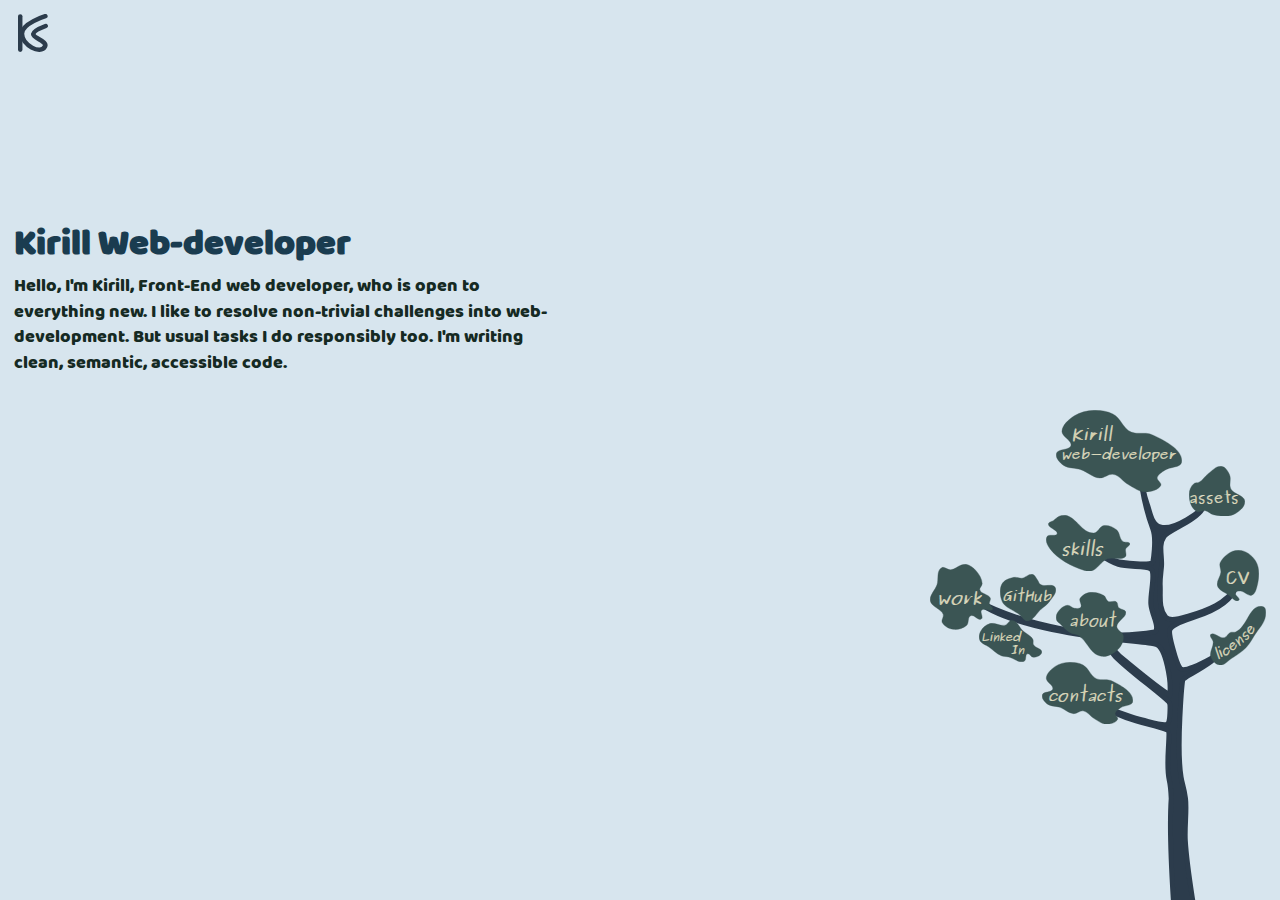
<file: index.html>
<!DOCTYPE html>
<html lang="en">

<head>
  <meta charset="UTF-8">
  <meta name="viewport" content="width=device-width, initial-scale=1.0">
  <meta http-equiv="X-UA-Compatible" content="ie=edge">
  <meta name="Description" content="Kirill Shevtsov's the front-end web developer personal portfolio homepage.">
  <title>Kirill's portfolio</title>
  <link rel="shortcut icon" href="images/favicon.ico" type="image/x-icon">
  <link href="https://fonts.googleapis.com/css?family=Open+Sans:400,700&display=swap" rel="stylesheet">
  <link rel="stylesheet" href="stylesheets/main.css">
</head>

<body>
  <div class="page-wrapper">

    <img src="images/logo-v4.svg" alt="Logo image" class="logo">

    <main class="layout-main-content main-page-content">
      <section class="main-page-section">
        <h1 class="main-heading">Kirill Web-developer</h1>
        <p class="greeting-text">
          Hello, I'm Kirill, Front-End web developer, who is open to everything new.
          I like to resolve non-trivial challenges into web-development.
          But usual tasks I do responsibly too. I'm writing clean, semantic, accessible code.
        </p>
      </section>
    </main>

    <nav class="main-nav-menu">

      <svg class="main-nav-menu-stem" xmlns="http://www.w3.org/2000/svg" viewBox="0 0 250 410.00001">
        <path
          d="M189.09227 407.6827s-3.96926-62.99088-1.89234-93.15968c-.35021-9.70627-.83456-13.20243-1.84737-17.45971-3.99158-17.05857 2.28628-45.39973-1.89816-47.07225-16.55381-6.61662-34.03915-6.68779-66.97052-24.37011 0 0 33.84861 12.56067 43.6467 14.96865 9.79807 2.408 21.20367 5.96957 23.75277 3.55325 2.54908-2.4162 2.45597-18.07858 1.70403-19.49957-2.52518-4.77204-43.11899-34.03001-52.11388-45.03836-10.4341-12.76985-17.80654-28.61694-17.80654-28.61694s14.11005 22.36222 26.31772 32.31539c12.20764 9.95307 33.62635 28.01867 43.79683 33.72289 1.6756-11.78756-3.42093-45.88985-13.77267-47.71685-5.49253-3.33919-127.337233-6.81579-170.5355341-42.40302C49.401203 152.95483 124.29043 166.48253 171.44116 157.91683c6.24584-3.13943-2.61753-15.8209-3.36084-26.30475-.74343-10.48387 4.74779-29.39917-.006-32.949969-4.75417-3.550807-20.95764-1.225212-30.534-4.234437-6.36522-2.00031-17.06429-8.925442-17.06429-8.925442s11.46636 5.385645 17.90293 6.494869c10.27755 1.770993 31.59352 3.450388 31.59352 0 0 0 3.68003-21.118657 0-30.850132-7.77538-20.56108-10.99837-38.019218-12.63739-60.8884906 0 0 2.8342 25.2478256 7.36539 37.3448706 2.81835 7.524219 3.73176 18.948031 12.18569 21.535243 13.92352 4.26109 39.80982-17.142995 39.80982-17.142995-6.95204 11.755236-31.14143 19.594627-36.15166 26.097038-5.52906 7.837849-1.6478 18.528643-2.36137 27.798317-.46637 6.058298-1.56595 12.117028-1.25475 18.181308.51404 10.01719-1.78218 21.43383 5.1437 29.81271 3.79828 4.59514 14.46688 1.1053 21.17133-.90707 16.99151-5.1 36.65965-12.22833 44.50531-27.16429-3.79055 13.06452-20.57874 22.04821-37.48502 27.62554-11.0079 3.57664-20.78655 7.59643-23.72332 11.28623-2.93675 3.68975 5.74867 32.95853 9.12957 37.28911 3.16703 4.05668 19.97385-4.31442 28.59213-9.07419 4.97915-2.74992 12.6939-10.89133 12.6939-10.89133-4.11878 13.31754-38.49886 28.18032-38.88568 30.80086-.3868 2.62052-6.17625 61.93631-1.5553 91.29687 1.07983 6.86097 2.81979 9.29288 4.19964 20.30094 1.3799 11.00809-.9639 26.20906-.20162 39.28941 1.05179 18.04782 6.61007 53.94396 6.61007 53.94396z"
          fill="#2c3c4c" fill-rule="evenodd" stroke="#2c3c4c" stroke-width="4.6342197" />
      </svg>

      <ul class="main-nav-menu-list">

        <li class="main-nav-menu-item">
          <a href="index.html" class="main-nav-menu-link">
            <svg class="main-nav-menu-leaf leaf-item-home" xmlns="http://www.w3.org/2000/svg"
              viewBox="0 0 115 75.000001">
              <path d="M81.593811 74.80084c-5.96566-.023-10.75752-4.1255-15.67041-6.779-5.05217-2.7289-8.01033-8.4756-14.04948-9.3212-4.15088-.5814-7.68556
                         3.6597-11.888011 3.3894-6.59107-.4236-11.217876-5.5755-17.291701-7.6265-5.023208-1.6962-11.583156-.9638-15.6705853-3.813-3.977285-2.7726-8.041795-7.4496-6.484282-11.4398
                         1.491697-3.822 11.5259053-2.5215 12.9687293-6.3554
                         1.801579-4.787-8.5138543-8.5769-8.1055623-13.5578.451988-5.51286
                         5.8535173-10.52361 11.3478013-13.98182C21.682442 2.21126 28.265982.48858 34.582216.23144c5.933366-.24163
                         12.296445.86751 17.291705 3.38951 7.54479 3.80926 8.97537 13.01198 16.75134 16.52398 5.36371 2.42254
                         12.97074-.25203 18.37228 2.11845 12.4975 5.48406 30.089519 14.79226 27.558589 25.84496-1.02651 4.4829-10.70178
                         3.8316-15.130229 6.779-2.83091 1.8841-6.39086 3.9101-7.02466 6.7791-.55426 2.5087 4.41271 4.8277 3.24207
                         7.2027-1.91726 3.8902-8.73049 5.953-14.0495 5.9317z" />
              <text class="main-nav-menu-leaf-text leaf-item-home-text" x="14" y="27">Kirill<tspan
                  class="leaf-item-home-text-sub" x="-3" y="45">
                  web-developer</tspan></text>
            </svg>
            <span class="main-nav-menu-text">Home</span>
          </a>
        </li>

        <li class="main-nav-menu-item">
          <a href="skills.html" class="main-nav-menu-link">
            <svg class="main-nav-menu-leaf leaf-item-skills" xmlns="http://www.w3.org/2000/svg"
              viewBox="0 0 67.000001 45.000001">
              <path d="M48.961028 34.935c-5.26691 2.0173-7.28973 8.1502-12.78782
                         9.7021-1.7327.489-3.77049.1665-5.48049-.3734-10.736572-3.3882-21.3874168-9.1473-27.4025228-17.1649-2.184654-2.912-4.471426-7.165-2.283552-10.0752
                         1.411898-1.8782 6.856391.2099 7.764043-1.8658
                         1.3638898-3.1188-7.479103-4.9374-6.850614-8.2094.269116-1.401
                         2.779345-1.7017 4.110368-2.612 1.570533-1.0742 2.728524-2.621 4.5670918-3.3585C12.125419.3651
                         13.96801-.0988 15.621329.2317c9.169539 1.8325 12.944139 14.4381 22.378709 14.1798 3.66425-.1006
                         4.60672-5.4661 8.22074-5.9705 3.56695-.4978 7.45557 1.2954 10.0476 3.3584 2.97842 2.3706
                         1.95049 7.0405 5.02378 9.3289 1.42331 1.0597 4.80128.021 5.48052 1.4926.74602 1.6169-2.58527
                         2.8237-3.19695 4.4779-.74982 2.0277 1.31161 4.7946-.45672
                         6.3436-3.24569 2.8431-9.84941-.1575-14.15798 1.4926z" />
              <text class="main-nav-menu-leaf-text leaf-item-skills-text" x="12" y="32">skills</text>
            </svg>
            <span class="main-nav-menu-text">Skills</span>
          </a>
        </li>

        <li class="main-nav-menu-item">
          <a href="work.html" class="main-nav-menu-link">
            <svg class="main-nav-menu-leaf leaf-item-work" xmlns="http://www.w3.org/2000/svg"
              viewBox="0 0 47 49.000001">
              <path d="M27.221503 45.8849c-2.535033 2.1452-6.495531
                         3.3387-9.936273 2.8755-3.277793-.4412-6.783206-2.3984-8.1619523-5.1119-.9401658-1.8502 1.3901623-4.1303.7097129-6.0704-1.4641253-4.1749-8.7023507-5.5983-9.5814279-9.9043-.8659811-4.2418
                         3.5571461-8.0192 4.968147-12.1407 1.436557-4.1963-.6488929-10.544
                         3.5486879-12.78 2.0001674-1.0653 4.4308214
                         1.813 6.7424804 1.5976 2.894095-.2698 5.055045-2.6644 7.807111-3.5146 1.141004-.3524 2.369208-.8668
                         3.548681-.6389 2.984683.5768 5.533341 2.6549 7.452225 4.7924 2.431051 2.7081 4.444791 6.1061
                         4.613283 9.5849.0815 1.6823-2.270206 3.1687-1.774351 4.7925.911677 2.985 6.601365 3.1709
                         7.807101 6.0704.586607 1.4105-1.030734 2.9947-.709739 4.4728.31536 1.452 3.240033 2.5204
                         2.484078 3.8339-1.256206 2.1832-6.26908-1.1331-8.161963.6389-1.723738 1.6141 1.715446
                         5.4689-.354865 6.7095-2.305201
                         1.3814-5.283818-3.5828-7.807089-2.5559-2.66222 1.0834-1.064964 5.547-3.193847 7.3483z" />
              <text class="main-nav-menu-leaf-text leaf-item-work-text" x="5" y="30">work</text>
            </svg>

            <span class="main-nav-menu-text">Work</span>
          </a>
        </li>

        <li class="main-nav-menu-item">
          <a href="https://github.com/AeroKir" target="_blank" rel="noopener noreferrer" class="main-nav-menu-link">
            <svg class="main-nav-menu-leaf leaf-item-github" xmlns="http://www.w3.org/2000/svg"
              viewBox="0 0 45 38.000001">
              <path d="M22.030869 37.858389c-1.7299.08359-3.137602-1.652786-4.3695-3.16369-4.119508-5.052514-12.9970273-6.803948-15.6058005-11.951607-2.0339-4.229242-2.7565-10.244885-.6242-14.4122199
                         1.8122-3.5416343 6.1119-4.8492813 9.6754995-5.6243043 2.1549-.46865 4.373901.982753 6.554501.703044
                         2.9418-.377362 5.5452-3.9298499 8.427-3.1636749 1.8615.494952 2.8282 2.9194449 4.0575 4.5697619.8161
                         1.095716 1.1233 2.7299083 2.1848 3.5151733 3.4618 2.5611079 10.3377-1.370108 12.1723 2.8121299 1.5872
                         3.617735-2.4628 7.728824-4.6817 10.897062-1.8314
                         2.615065-4.551 4.255359-6.8664 6.327333-3.6008 3.222101-6.3294 9.269003-10.924 9.490992z" />
              <text class="main-nav-menu-leaf-text leaf-item-github-text" x="2" y="22">GitHub</text>
            </svg>

            <span class="main-nav-menu-text">GitHub</span>
          </a>
        </li>

        <li class="main-nav-menu-item">
          <a href="https://www.linkedin.com/in/kirill-shevtsov-0a4374138" target="_blank" rel="noopener noreferrer" class="main-nav-menu-link">
            <svg class="main-nav-menu-leaf leaf-item-linkedin" xmlns="http://www.w3.org/2000/svg"
              viewBox="0 0 60.000001 40.000001">
              <path d="M51.606284 35.5133c-2.141482-.023-3.348708-3.8653-5.394142-3.2705-2.626456.7635-.688838
                         6.0306-3.173032 7.1356-4.685665
                         2.0846-9.868466-3.0323-14.91321-4.1624-2.300224-.5153-4.81527-.2982-6.980651-1.1893-4.493395-1.8492-7.846492-5.5259-11.740204-8.325-2.870347-2.0635-7.090489-3.149-8.567159-6.2438-1.254939-2.63-.717651-6.0351.634584-8.6223
                         1.746172-3.341 5.103925-6.2972 8.884484-7.4332 4.660239-1.4001 9.896953 2.7683 14.595914
                         1.4869 2.601055-.7095 3.642417-4.9165 6.34605-4.7572 5.001549.2945 6.861268 6.8515 10.470982 10.1088
                         3.074845 2.7747 7.569347 4.4693 9.519082 8.0277.874893 1.5969-.212739 3.7421.634614 5.3518 1.621438
                         3.0804 8.322802 3.7207 7.932574 7.1358-.343789 3.0083-5.021157 4.7914-8.249886 4.7571z" />
              <text class="main-nav-menu-leaf-text leaf-item-linkedin-text" x="2" y="20">Linked<tspan x="30" y="32">In
                </tspan></text>
            </svg>

            <span class="main-nav-menu-text">LinkedIn</span>
          </a>
        </li>

        <li class="main-nav-menu-item">
          <a href="about.html" class="main-nav-menu-link">
            <svg class="main-nav-menu-leaf leaf-item-about" xmlns="http://www.w3.org/2000/svg"
              viewBox="0 0 65.000001 60.000001">
              <path
                d="M42.274825 59.77054c-10.79448-1.5281-13.05915-14.7402-22.11196-19.7536-1.95493-1.0827-4.66781-.9825-6.63359-2.0524-3.9606098-2.1549-6.7032298-5.5165-9.7923998-8.4655-1.11906-1.0684-2.6659-1.991-3.15886-3.3352-.78372-2.1371-.55841-4.6605.63176-6.67
                         1.87294-3.1623 5.19448-6.7135 9.4765598-7.1831 2.47371-.2711 4.16693 2.5113 6.63357 2.822 1.79619.2264
                         4.22299.3755 5.37006-.7696 2.19373-2.1902-1.84009-5.9283-.3159-8.46578 1.71754-2.85911 5.61628-5.10359
                         9.47656-5.64387 4.33341-.60636 9.14541.90606 12.63539 3.07852 2.06403 1.28491 1.86265 4.31963 4.10652
                         5.38733 2.09153.9953 5.31053-.9076 7.26534.2566 1.98771 1.1837 1.0267 4.0555 2.5271 5.6438 1.56469
                         1.6563 5.65874 1.5736 6.31768 3.5915 1.64208 5.0284-8.51464 8.9131-8.21299 14.1096.18453 3.1789 5.53516
                         5.0495 6.00182 8.2093.64257 4.3509-1.30364 9.1908-4.73829 12.5703-3.71794 3.6583-9.72431 7.4845-15.47837 6.6701z" />
              <text class="main-nav-menu-leaf-text leaf-item-about-text" x="12" y="32">about</text>
            </svg>

            <span class="main-nav-menu-text">About</span>
          </a>
        </li>

        <li class="main-nav-menu-item">
          <a href="contacts.html" class="main-nav-menu-link" id="contacts-link">
            <svg class="main-nav-menu-leaf leaf-item-contacts" xmlns="http://www.w3.org/2000/svg"
              viewBox="0 0 70.000001 48.000001">
              <path d="M49.664604 47.8757c-3.630975-.015-6.547519-2.6406-9.537717-4.3392-3.074915-1.7466-4.875438-5.425-8.551125-5.9663-2.526363-.3722-4.677744
                         2.3425-7.235493
                         2.1695-4.011643-.2711-6.827639-3.5687-10.524443-4.8816-3.057363-1.0857-7.0499755-.6169-9.5377383-2.4407C1.8573255
                         30.6428-.6164817 27.6491.3314509 25.095c.9079576-2.4464 7.015175-1.614 7.8932736-4.0679
                         1.0965136-3.0642-5.1818595-5.4901-4.9333114-8.6782.2751063-3.5288
                         3.5626485-6.7361 6.9066599-8.9496C13.200007 1.4122 17.207023.3095 21.051361.145c3.611232-.1547
                         7.484081.5552 10.524401 2.1695 4.592069 2.4383 5.462845 8.3288 10.195549 10.5768 3.264601 1.5506
                         7.894557-.1614 11.182171 1.356 7.606524 3.5102 18.313695
                         9.4684 16.773302 16.5429-.624813 2.8695-6.513544
                         2.4525-9.208872 4.3392-1.723038 1.206-3.889802 2.5028-4.275543 4.3392-.337329 1.6057 2.685754
                         3.0902 1.97332 4.6103-1.16698 2.49-5.313815 3.8105-8.551085 3.7968z" />
              <text class="main-nav-menu-leaf-text leaf-item-contacts-text" x="5" y="30">contacts</text>
            </svg>

            <span class="main-nav-menu-text">Contacts</span>
          </a>
        </li>

        <li class="main-nav-menu-item">
          <a href="assets.html" class="main-nav-menu-link">
            <svg class="main-nav-menu-leaf leaf-item-assets" xmlns="http://www.w3.org/2000/svg"
              viewBox="0 0 50.000001 45.000001">
              <path d="M6.9507171 40.6108C1.6665831 37.7543.1041631 30.7437.1362361 25.231c.02009-3.476
                         1.493746-7.3519 4.40937-9.6572 1.140217-.9014 3.100655-.377 4.409361-1.0729 3.4908719-1.8563
                         5.2632609-5.5829 8.4178809-7.8688 3.54028-2.5653 7.117582-7.0596 11.624671-6.438 3.652335.5035
                         5.790189 4.4685 7.21534 7.511 1.861366 3.9739-.864161 8.984 1.20257 12.8761 2.468031 4.6479
                         11.997524 5.6013 12.42639 10.7302.425505 5.0889-5.294981 9.9001-10.42216 12.1609-5.270679
                         2.3239-11.946255 1.3157-17.637442
                         0-2.66339-.6158-4.519416-3.0864-7.21533-3.5769-2.50129-.4549-5.4328679
                         1.8957-7.6161699.7154z" />
              <text class="main-nav-menu-leaf-text leaf-item-assets-text" x="0" y="33">assets</text>
            </svg>
            <span class="main-nav-menu-text">Assets</span>
          </a>
        </li>

        <li class="main-nav-menu-item">
          <a href="cv.html" class="main-nav-menu-link">
            <svg class="main-nav-menu-leaf leaf-item-cv" xmlns="http://www.w3.org/2000/svg" viewBox="0 0 37 45.000001">
              <path d="M.4338345 31.7162c-1.393538-3.959 2.5849263-8.0346
                         2.9624857-12.1787.2597396-2.8509-1.8200573-5.979-.4937693-8.5702C5.6908769 5.519
                         12.121138.2862 18.702618.1417 24.863379.0066 31.0171 4.6922 34.008916 9.6141c4.157984
                         6.8402 3.114625 15.8763.987488 23.4552-.715029 2.5479-1.715357 5.9264-4.443753 6.7661-3.359725
                         1.034-6.331311-3.5135-9.875036-3.6086-1.560678-.042-3.786824.058-4.443743 1.3532-1.118769
                         2.2037 4.973242 5.1766 2.962475 6.7661-2.732546
                         2.1598-6.45595-3.0241-9.3812761-4.9619-3.3970751-2.2499-8.0967682-4.0187-9.3812364-7.668z" />
              <text class="main-nav-menu-leaf-text leaf-item-cv-text" x="7" y="30">CV</text>
            </svg>

            <span class="main-nav-menu-text">CV</span>
          </a>
        </li>

        <li class="main-nav-menu-item">
          <a href="license.html" class="main-nav-menu-link">
            <svg class="main-nav-menu-leaf leaf-item-license" xmlns="http://www.w3.org/2000/svg"
              viewBox="0 0 50.000001 53.000001">
              <path d="M.7814338 45.48166c-1.6489723-4.2563
                         2.3653544-8.846 2.0535344-13.3125-.1645501-2.357-4.0989107-5.2446-2.0535344-6.8712
                         2.9816645-2.3715 7.8164554 3.8408 11.8078362 3.0062 2.58259-.5402 3.24783-3.7593
                         5.647181-4.724 1.39668-.5614 3.24452.1662 4.620491-.4294C33.620593 18.48636 35.211784-2.02257
                         46.985906.39021c3.42656.70225 2.91641 5.65235 2.56691 8.58885-.75079 6.3079-6.232261 11.5649-9.754281
                         17.1778-2.387261 3.8046-4.451221 7.8377-7.700752 11.1655-3.75789 3.8485-8.662941 6.822-13.347942
                         9.8771-3.107081 2.0261-5.837491
                         5.9374-9.7542418 5.5827-3.9718207-.3596-6.9825382-4.1213-8.2141654-7.3005z" />

              <svg xmlns="http://www.w3.org/2000/svg" xmlns:xlink="http://www.w3.org/1999/xlink" viewBox="0 0 30 25">
                <defs>
                  <path id="a" d="M937.5 1039.6122c21-9.5 32.5-34.75 32.5-34.75" fill="none" fill-rule="evenodd"
                    stroke="#fff" />
                </defs>
                <text class="main-nav-menu-leaf-text leaf-item-license-text"
                  transform="matrix(1.03623 0 0 .98352 -967.88525 -996.951359)">
                  <textPath xlink:href="#a">
                    <tspan>license</tspan>
                  </textPath>
                </text>
              </svg>

            </svg>

            <span class="main-nav-menu-text">License</span>
          </a>
        </li>

      </ul>
    </nav>

  </div>
  <!-- <script src="js/handler.js"></script> -->
</body>

</html>
</file>
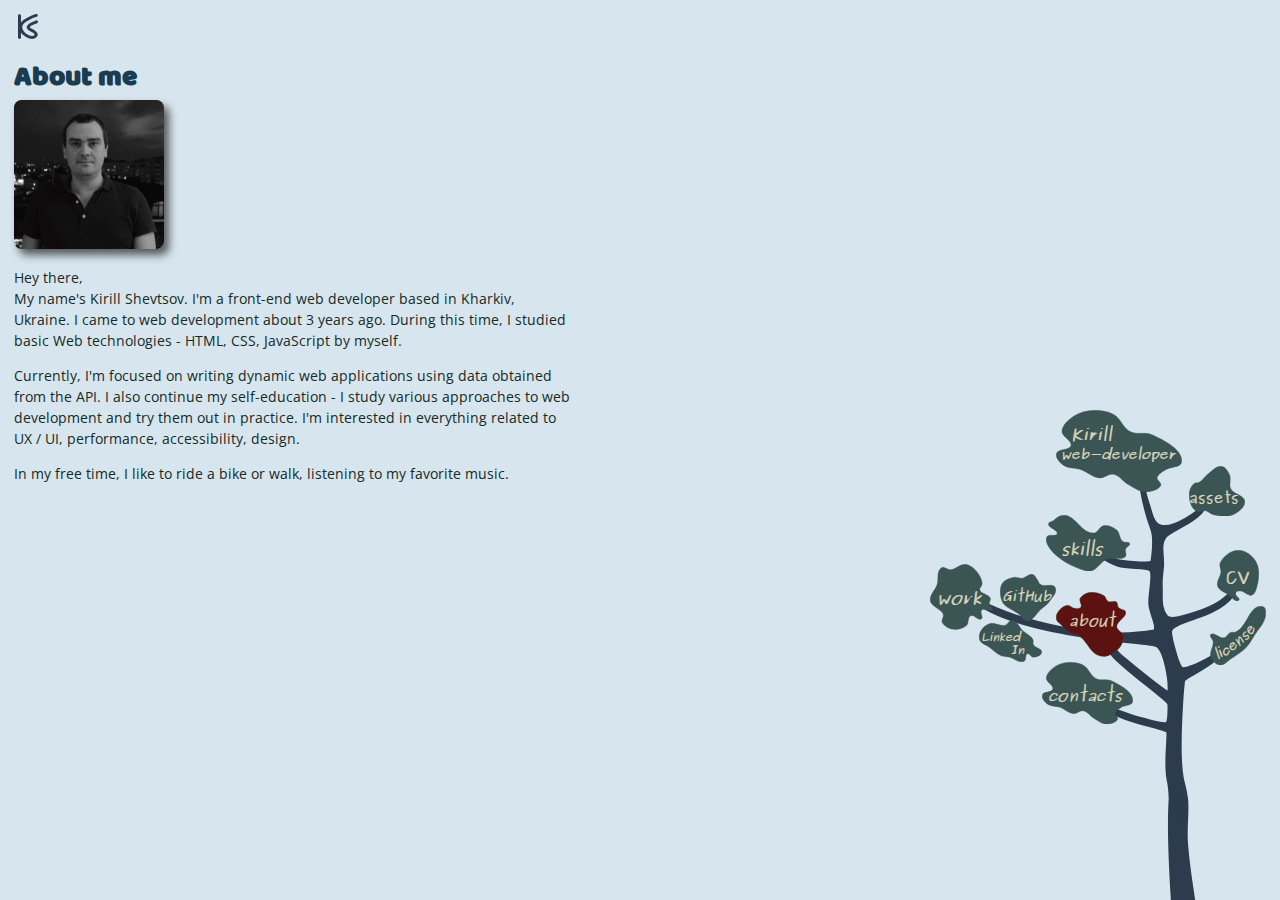
<file: about.html>
<!DOCTYPE html>
<html lang="en">

<head>
  <meta charset="UTF-8">
  <meta name="viewport" content="width=device-width, initial-scale=1.0">
  <meta http-equiv="X-UA-Compatible" content="ie=edge">
  <meta name="Description" content="On this page, I briefly talk about myself.">
  <title>Kirill's portfolio. About me</title>
  <link rel="shortcut icon" href="images/favicon.ico" type="image/x-icon">
  <link href="https://fonts.googleapis.com/css?family=Open+Sans:400,700&display=swap" rel="stylesheet">
  <link rel="stylesheet" href="stylesheets/main.css">
</head>

<body>
  <div class="page-wrapper">

    <a href="index.html" class="logo-link">
      <img src="images/logo-v4.svg" alt="Logo image" class="logo logo-is-not-main-page">
    </a>

    <nav class="breadcrumbs-nav is-aside">
      <ul class="breadcrumbs-nav-list">
        <li class="breadcrumbs-nav-item">
          <a href="index.html" class="breadcrumbs-nav-link">Home</a>
        </li>
        <li class="breadcrumbs-nav-item">
          <span class="breadcrumbs-nav-link">About</span>
        </li>
      </ul>
    </nav>

    <main class="layout-main-content">
      <section class="section about-section">
        <h1 class="main-heading">About me</h1>

        <picture class="avatar-image-container">
          <source type="image/webp" srcset="images/avatar-image.webp" class="avatar-image">
          <img src="images/avatar-image.jpg" alt="Face on avatar image" class="avatar-image">
        </picture>

        <P>
          Hey there,<br>
          My name's Kirill Shevtsov. I'm a front-end web developer based in Kharkiv, Ukraine.
          I came to web development about 3 years ago.
          During this time, I studied basic Web technologies - HTML, CSS, JavaScript by myself.
        </P>
        <p>
          Currently, I'm focused on writing dynamic web applications using data obtained from the API.
          I also continue my self-education - I study various approaches to web development and try them out in
          practice.
          I'm interested in everything related to UX / UI, performance, accessibility, design.
        </p>
        <p>In my free time, I like to ride a bike or walk, listening to my favorite music.</p>

      </section>
    </main>

    <nav class="main-nav-menu is-small-screens">

      <svg class="main-nav-menu-stem" xmlns="http://www.w3.org/2000/svg" viewBox="0 0 250 410.00001">
        <path
          d="M189.09227 407.6827s-3.96926-62.99088-1.89234-93.15968c-.35021-9.70627-.83456-13.20243-1.84737-17.45971-3.99158-17.05857 2.28628-45.39973-1.89816-47.07225-16.55381-6.61662-34.03915-6.68779-66.97052-24.37011 0 0 33.84861 12.56067 43.6467 14.96865 9.79807 2.408 21.20367 5.96957 23.75277 3.55325 2.54908-2.4162 2.45597-18.07858 1.70403-19.49957-2.52518-4.77204-43.11899-34.03001-52.11388-45.03836-10.4341-12.76985-17.80654-28.61694-17.80654-28.61694s14.11005 22.36222 26.31772 32.31539c12.20764 9.95307 33.62635 28.01867 43.79683 33.72289 1.6756-11.78756-3.42093-45.88985-13.77267-47.71685-5.49253-3.33919-127.337233-6.81579-170.5355341-42.40302C49.401203 152.95483 124.29043 166.48253 171.44116 157.91683c6.24584-3.13943-2.61753-15.8209-3.36084-26.30475-.74343-10.48387 4.74779-29.39917-.006-32.949969-4.75417-3.550807-20.95764-1.225212-30.534-4.234437-6.36522-2.00031-17.06429-8.925442-17.06429-8.925442s11.46636 5.385645 17.90293 6.494869c10.27755 1.770993 31.59352 3.450388 31.59352 0 0 0 3.68003-21.118657 0-30.850132-7.77538-20.56108-10.99837-38.019218-12.63739-60.8884906 0 0 2.8342 25.2478256 7.36539 37.3448706 2.81835 7.524219 3.73176 18.948031 12.18569 21.535243 13.92352 4.26109 39.80982-17.142995 39.80982-17.142995-6.95204 11.755236-31.14143 19.594627-36.15166 26.097038-5.52906 7.837849-1.6478 18.528643-2.36137 27.798317-.46637 6.058298-1.56595 12.117028-1.25475 18.181308.51404 10.01719-1.78218 21.43383 5.1437 29.81271 3.79828 4.59514 14.46688 1.1053 21.17133-.90707 16.99151-5.1 36.65965-12.22833 44.50531-27.16429-3.79055 13.06452-20.57874 22.04821-37.48502 27.62554-11.0079 3.57664-20.78655 7.59643-23.72332 11.28623-2.93675 3.68975 5.74867 32.95853 9.12957 37.28911 3.16703 4.05668 19.97385-4.31442 28.59213-9.07419 4.97915-2.74992 12.6939-10.89133 12.6939-10.89133-4.11878 13.31754-38.49886 28.18032-38.88568 30.80086-.3868 2.62052-6.17625 61.93631-1.5553 91.29687 1.07983 6.86097 2.81979 9.29288 4.19964 20.30094 1.3799 11.00809-.9639 26.20906-.20162 39.28941 1.05179 18.04782 6.61007 53.94396 6.61007 53.94396z"
          fill="#2c3c4c" fill-rule="evenodd" stroke="#2c3c4c" stroke-width="4.6342197" />
      </svg>

      <ul class="main-nav-menu-list">

        <li class="main-nav-menu-item">
          <a href="index.html" class="main-nav-menu-link">
            <svg class="main-nav-menu-leaf leaf-item-home" xmlns="http://www.w3.org/2000/svg"
              viewBox="0 0 115 75.000001">
              <path d="M81.593811 74.80084c-5.96566-.023-10.75752-4.1255-15.67041-6.779-5.05217-2.7289-8.01033-8.4756-14.04948-9.3212-4.15088-.5814-7.68556
                         3.6597-11.888011 3.3894-6.59107-.4236-11.217876-5.5755-17.291701-7.6265-5.023208-1.6962-11.583156-.9638-15.6705853-3.813-3.977285-2.7726-8.041795-7.4496-6.484282-11.4398
                         1.491697-3.822 11.5259053-2.5215 12.9687293-6.3554
                         1.801579-4.787-8.5138543-8.5769-8.1055623-13.5578.451988-5.51286
                         5.8535173-10.52361 11.3478013-13.98182C21.682442 2.21126 28.265982.48858 34.582216.23144c5.933366-.24163
                         12.296445.86751 17.291705 3.38951 7.54479 3.80926 8.97537 13.01198 16.75134 16.52398 5.36371 2.42254
                         12.97074-.25203 18.37228 2.11845 12.4975 5.48406 30.089519 14.79226 27.558589 25.84496-1.02651 4.4829-10.70178
                         3.8316-15.130229 6.779-2.83091 1.8841-6.39086 3.9101-7.02466 6.7791-.55426 2.5087 4.41271 4.8277 3.24207
                         7.2027-1.91726 3.8902-8.73049 5.953-14.0495 5.9317z" />
              <text class="main-nav-menu-leaf-text leaf-item-home-text" x="14" y="27">Kirill<tspan
                  class="leaf-item-home-text-sub" x="-3" y="45">
                  web-developer</tspan></text>
            </svg>
            <span class="main-nav-menu-text">Home</span>
          </a>
        </li>

        <li class="main-nav-menu-item">
          <a href="skills.html" class="main-nav-menu-link">
            <svg class="main-nav-menu-leaf leaf-item-skills" xmlns="http://www.w3.org/2000/svg"
              viewBox="0 0 67.000001 45.000001">
              <path d="M48.961028 34.935c-5.26691 2.0173-7.28973 8.1502-12.78782
                         9.7021-1.7327.489-3.77049.1665-5.48049-.3734-10.736572-3.3882-21.3874168-9.1473-27.4025228-17.1649-2.184654-2.912-4.471426-7.165-2.283552-10.0752
                         1.411898-1.8782 6.856391.2099 7.764043-1.8658
                         1.3638898-3.1188-7.479103-4.9374-6.850614-8.2094.269116-1.401
                         2.779345-1.7017 4.110368-2.612 1.570533-1.0742 2.728524-2.621 4.5670918-3.3585C12.125419.3651
                         13.96801-.0988 15.621329.2317c9.169539 1.8325 12.944139 14.4381 22.378709 14.1798 3.66425-.1006
                         4.60672-5.4661 8.22074-5.9705 3.56695-.4978 7.45557 1.2954 10.0476 3.3584 2.97842 2.3706
                         1.95049 7.0405 5.02378 9.3289 1.42331 1.0597 4.80128.021 5.48052 1.4926.74602 1.6169-2.58527
                         2.8237-3.19695 4.4779-.74982 2.0277 1.31161 4.7946-.45672
                         6.3436-3.24569 2.8431-9.84941-.1575-14.15798 1.4926z" />
              <text class="main-nav-menu-leaf-text leaf-item-skills-text" x="12" y="32">skills</text>
            </svg>
            <span class="main-nav-menu-text">Skills</span>
          </a>
        </li>

        <li class="main-nav-menu-item">
          <a href="work.html" class="main-nav-menu-link">
            <svg class="main-nav-menu-leaf leaf-item-work" xmlns="http://www.w3.org/2000/svg"
              viewBox="0 0 47 49.000001">
              <path d="M27.221503 45.8849c-2.535033 2.1452-6.495531
                         3.3387-9.936273 2.8755-3.277793-.4412-6.783206-2.3984-8.1619523-5.1119-.9401658-1.8502 1.3901623-4.1303.7097129-6.0704-1.4641253-4.1749-8.7023507-5.5983-9.5814279-9.9043-.8659811-4.2418
                         3.5571461-8.0192 4.968147-12.1407 1.436557-4.1963-.6488929-10.544
                         3.5486879-12.78 2.0001674-1.0653 4.4308214
                         1.813 6.7424804 1.5976 2.894095-.2698 5.055045-2.6644 7.807111-3.5146 1.141004-.3524 2.369208-.8668
                         3.548681-.6389 2.984683.5768 5.533341 2.6549 7.452225 4.7924 2.431051 2.7081 4.444791 6.1061
                         4.613283 9.5849.0815 1.6823-2.270206 3.1687-1.774351 4.7925.911677 2.985 6.601365 3.1709
                         7.807101 6.0704.586607 1.4105-1.030734 2.9947-.709739 4.4728.31536 1.452 3.240033 2.5204
                         2.484078 3.8339-1.256206 2.1832-6.26908-1.1331-8.161963.6389-1.723738 1.6141 1.715446
                         5.4689-.354865 6.7095-2.305201
                         1.3814-5.283818-3.5828-7.807089-2.5559-2.66222 1.0834-1.064964 5.547-3.193847 7.3483z" />
              <text class="main-nav-menu-leaf-text leaf-item-work-text" x="5" y="30">work</text>
            </svg>

            <span class="main-nav-menu-text">Work</span>
          </a>
        </li>

        <li class="main-nav-menu-item">
          <a href="https://github.com/AeroKir" target="_blank" rel="noopener noreferrer" class="main-nav-menu-link">
            <svg class="main-nav-menu-leaf leaf-item-github" xmlns="http://www.w3.org/2000/svg"
              viewBox="0 0 45 38.000001">
              <path d="M22.030869 37.858389c-1.7299.08359-3.137602-1.652786-4.3695-3.16369-4.119508-5.052514-12.9970273-6.803948-15.6058005-11.951607-2.0339-4.229242-2.7565-10.244885-.6242-14.4122199
                         1.8122-3.5416343 6.1119-4.8492813 9.6754995-5.6243043 2.1549-.46865 4.373901.982753 6.554501.703044
                         2.9418-.377362 5.5452-3.9298499 8.427-3.1636749 1.8615.494952 2.8282 2.9194449 4.0575 4.5697619.8161
                         1.095716 1.1233 2.7299083 2.1848 3.5151733 3.4618 2.5611079 10.3377-1.370108 12.1723 2.8121299 1.5872
                         3.617735-2.4628 7.728824-4.6817 10.897062-1.8314
                         2.615065-4.551 4.255359-6.8664 6.327333-3.6008 3.222101-6.3294 9.269003-10.924 9.490992z" />
              <text class="main-nav-menu-leaf-text leaf-item-github-text" x="2" y="22">GitHub</text>
            </svg>

            <span class="main-nav-menu-text">GitHub</span>
          </a>
        </li>

        <li class="main-nav-menu-item">
          <a href="https://www.linkedin.com/in/kirill-shevtsov-0a4374138" target="_blank" rel="noopener noreferrer" class="main-nav-menu-link">
            <svg class="main-nav-menu-leaf leaf-item-linkedin" xmlns="http://www.w3.org/2000/svg"
              viewBox="0 0 60.000001 40.000001">
              <path d="M51.606284 35.5133c-2.141482-.023-3.348708-3.8653-5.394142-3.2705-2.626456.7635-.688838
                         6.0306-3.173032 7.1356-4.685665
                         2.0846-9.868466-3.0323-14.91321-4.1624-2.300224-.5153-4.81527-.2982-6.980651-1.1893-4.493395-1.8492-7.846492-5.5259-11.740204-8.325-2.870347-2.0635-7.090489-3.149-8.567159-6.2438-1.254939-2.63-.717651-6.0351.634584-8.6223
                         1.746172-3.341 5.103925-6.2972 8.884484-7.4332 4.660239-1.4001 9.896953 2.7683 14.595914
                         1.4869 2.601055-.7095 3.642417-4.9165 6.34605-4.7572 5.001549.2945 6.861268 6.8515 10.470982 10.1088
                         3.074845 2.7747 7.569347 4.4693 9.519082 8.0277.874893 1.5969-.212739 3.7421.634614 5.3518 1.621438
                         3.0804 8.322802 3.7207 7.932574 7.1358-.343789 3.0083-5.021157 4.7914-8.249886 4.7571z" />
              <text class="main-nav-menu-leaf-text leaf-item-linkedin-text" x="2" y="20">Linked<tspan x="30" y="32">In
                </tspan></text>
            </svg>

            <span class="main-nav-menu-text">LinkedIn</span>
          </a>
        </li>

        <li class="main-nav-menu-item">
          <a href="about.html" class="main-nav-menu-link">
            <svg class="main-nav-menu-leaf leaf-item-about" xmlns="http://www.w3.org/2000/svg"
              viewBox="0 0 65.000001 60.000001">
              <path d="M42.274825 59.77054c-10.79448-1.5281-13.05915-14.7402-22.11196-19.7536-1.95493-1.0827-4.66781-.9825-6.63359-2.0524-3.9606098-2.1549-6.7032298-5.5165-9.7923998-8.4655-1.11906-1.0684-2.6659-1.991-3.15886-3.3352-.78372-2.1371-.55841-4.6605.63176-6.67
                         1.87294-3.1623 5.19448-6.7135 9.4765598-7.1831 2.47371-.2711 4.16693 2.5113 6.63357 2.822 1.79619.2264
                         4.22299.3755 5.37006-.7696 2.19373-2.1902-1.84009-5.9283-.3159-8.46578 1.71754-2.85911 5.61628-5.10359
                         9.47656-5.64387 4.33341-.60636 9.14541.90606 12.63539 3.07852 2.06403 1.28491 1.86265 4.31963 4.10652
                         5.38733 2.09153.9953 5.31053-.9076 7.26534.2566 1.98771 1.1837 1.0267 4.0555 2.5271 5.6438 1.56469
                         1.6563 5.65874 1.5736 6.31768 3.5915 1.64208 5.0284-8.51464 8.9131-8.21299 14.1096.18453 3.1789 5.53516
                         5.0495 6.00182 8.2093.64257 4.3509-1.30364 9.1908-4.73829 12.5703-3.71794 3.6583-9.72431
                        7.4845-15.47837 6.6701z" fill="#5D1212" />
              <text class="main-nav-menu-leaf-text leaf-item-about-text" x="12" y="32">about</text>
            </svg>

            <span class="main-nav-menu-text">About</span>
          </a>
        </li>

        <li class="main-nav-menu-item">
          <a href="contacts.html" class="main-nav-menu-link" id="contacts-link">
            <svg class="main-nav-menu-leaf leaf-item-contacts" xmlns="http://www.w3.org/2000/svg"
              viewBox="0 0 70.000001 48.000001">
              <path d="M49.664604 47.8757c-3.630975-.015-6.547519-2.6406-9.537717-4.3392-3.074915-1.7466-4.875438-5.425-8.551125-5.9663-2.526363-.3722-4.677744
                         2.3425-7.235493
                         2.1695-4.011643-.2711-6.827639-3.5687-10.524443-4.8816-3.057363-1.0857-7.0499755-.6169-9.5377383-2.4407C1.8573255
                         30.6428-.6164817 27.6491.3314509 25.095c.9079576-2.4464 7.015175-1.614 7.8932736-4.0679
                         1.0965136-3.0642-5.1818595-5.4901-4.9333114-8.6782.2751063-3.5288
                         3.5626485-6.7361 6.9066599-8.9496C13.200007 1.4122 17.207023.3095 21.051361.145c3.611232-.1547
                         7.484081.5552 10.524401 2.1695 4.592069 2.4383 5.462845 8.3288 10.195549 10.5768 3.264601 1.5506
                         7.894557-.1614 11.182171 1.356 7.606524 3.5102 18.313695
                         9.4684 16.773302 16.5429-.624813 2.8695-6.513544
                         2.4525-9.208872 4.3392-1.723038 1.206-3.889802 2.5028-4.275543 4.3392-.337329 1.6057 2.685754
                         3.0902 1.97332 4.6103-1.16698 2.49-5.313815 3.8105-8.551085 3.7968z" />
              <text class="main-nav-menu-leaf-text leaf-item-contacts-text" x="5" y="30">contacts</text>
            </svg>

            <span class="main-nav-menu-text">Contacts</span>
          </a>
        </li>

        <li class="main-nav-menu-item">
          <a href="assets.html" class="main-nav-menu-link">
            <svg class="main-nav-menu-leaf leaf-item-assets" xmlns="http://www.w3.org/2000/svg"
              viewBox="0 0 50.000001 45.000001">
              <path d="M6.9507171 40.6108C1.6665831 37.7543.1041631 30.7437.1362361 25.231c.02009-3.476
                         1.493746-7.3519 4.40937-9.6572 1.140217-.9014 3.100655-.377 4.409361-1.0729 3.4908719-1.8563
                         5.2632609-5.5829 8.4178809-7.8688 3.54028-2.5653 7.117582-7.0596 11.624671-6.438 3.652335.5035
                         5.790189 4.4685 7.21534 7.511 1.861366 3.9739-.864161 8.984 1.20257 12.8761 2.468031 4.6479
                         11.997524 5.6013 12.42639 10.7302.425505 5.0889-5.294981 9.9001-10.42216 12.1609-5.270679
                         2.3239-11.946255 1.3157-17.637442
                         0-2.66339-.6158-4.519416-3.0864-7.21533-3.5769-2.50129-.4549-5.4328679
                         1.8957-7.6161699.7154z" />
              <text class="main-nav-menu-leaf-text leaf-item-assets-text" x="0" y="33">assets</text>
            </svg>
            <span class="main-nav-menu-text">Assets</span>
          </a>
        </li>

        <li class="main-nav-menu-item">
          <a href="cv.html" class="main-nav-menu-link">
            <svg class="main-nav-menu-leaf leaf-item-cv" xmlns="http://www.w3.org/2000/svg" viewBox="0 0 37 45.000001">
              <path d="M.4338345 31.7162c-1.393538-3.959 2.5849263-8.0346
                         2.9624857-12.1787.2597396-2.8509-1.8200573-5.979-.4937693-8.5702C5.6908769 5.519
                         12.121138.2862 18.702618.1417 24.863379.0066 31.0171 4.6922 34.008916 9.6141c4.157984
                         6.8402 3.114625 15.8763.987488 23.4552-.715029 2.5479-1.715357 5.9264-4.443753 6.7661-3.359725
                         1.034-6.331311-3.5135-9.875036-3.6086-1.560678-.042-3.786824.058-4.443743 1.3532-1.118769
                         2.2037 4.973242 5.1766 2.962475 6.7661-2.732546
                         2.1598-6.45595-3.0241-9.3812761-4.9619-3.3970751-2.2499-8.0967682-4.0187-9.3812364-7.668z" />
              <text class="main-nav-menu-leaf-text leaf-item-cv-text" x="7" y="30">CV</text>
            </svg>

            <span class="main-nav-menu-text">CV</span>
          </a>
        </li>

        <li class="main-nav-menu-item">
          <a href="license.html" class="main-nav-menu-link">
            <svg class="main-nav-menu-leaf leaf-item-license" xmlns="http://www.w3.org/2000/svg"
              viewBox="0 0 50.000001 53.000001">
              <path d="M.7814338 45.48166c-1.6489723-4.2563
                         2.3653544-8.846 2.0535344-13.3125-.1645501-2.357-4.0989107-5.2446-2.0535344-6.8712
                         2.9816645-2.3715 7.8164554 3.8408 11.8078362 3.0062 2.58259-.5402 3.24783-3.7593
                         5.647181-4.724 1.39668-.5614 3.24452.1662 4.620491-.4294C33.620593 18.48636 35.211784-2.02257
                         46.985906.39021c3.42656.70225 2.91641 5.65235 2.56691 8.58885-.75079 6.3079-6.232261 11.5649-9.754281
                         17.1778-2.387261 3.8046-4.451221 7.8377-7.700752 11.1655-3.75789 3.8485-8.662941 6.822-13.347942
                         9.8771-3.107081 2.0261-5.837491
                         5.9374-9.7542418 5.5827-3.9718207-.3596-6.9825382-4.1213-8.2141654-7.3005z" />

              <svg xmlns="http://www.w3.org/2000/svg" xmlns:xlink="http://www.w3.org/1999/xlink" viewBox="0 0 30 25">
                <defs>
                  <path id="a" d="M937.5 1039.6122c21-9.5 32.5-34.75 32.5-34.75" fill="none" fill-rule="evenodd"
                    stroke="#fff" />
                </defs>
                <text class="main-nav-menu-leaf-text leaf-item-license-text"
                  transform="matrix(1.03623 0 0 .98352 -967.88525 -996.951359)">
                  <textPath xlink:href="#a">
                    <tspan>license</tspan>
                  </textPath>
                </text>
              </svg>

            </svg>

            <span class="main-nav-menu-text">License</span>
          </a>
        </li>

      </ul>
    </nav>

  </div>
  <!-- <script src="js/handler-contacts.js"></script> -->
</body>

</html>
</file>
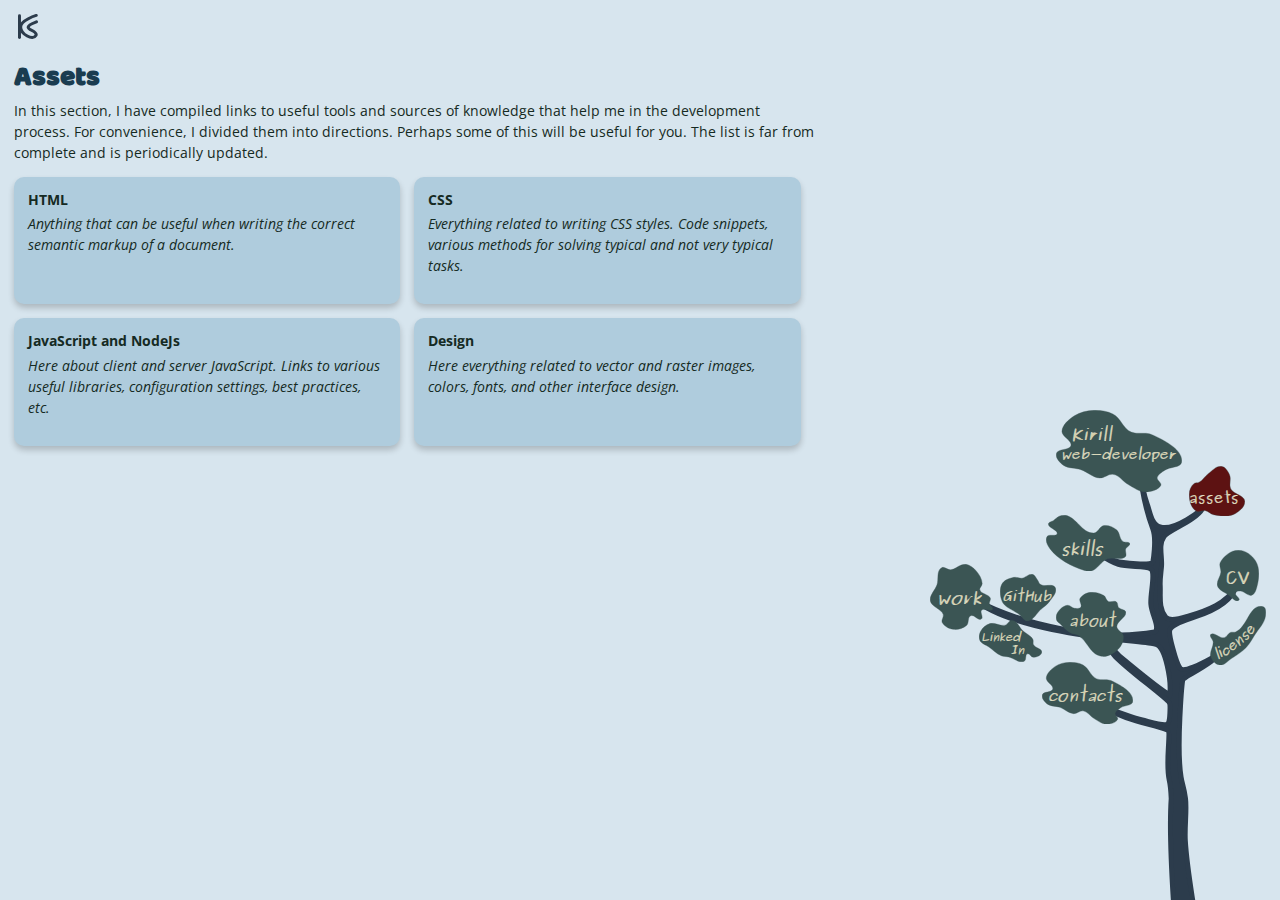
<file: assets.html>
<!DOCTYPE html>
<html lang="en">

<head>
  <meta charset="UTF-8">
  <meta name="viewport" content="width=device-width, initial-scale=1.0">
  <meta http-equiv="X-UA-Compatible" content="ie=edge">
  <title>Kirill's assets</title>
  <link rel="shortcut icon" href="images/favicon.ico" type="image/x-icon">
  <link href="https://fonts.googleapis.com/css?family=Open+Sans:400,700&display=swap" rel="stylesheet">
  <link rel="stylesheet" href="stylesheets/main.css">
</head>

<body>
  <div class="page-wrapper">

    <a href="index.html" class="logo-link">
      <img src="images/logo-v4.svg" alt="Logo image" class="logo logo-is-not-main-page">
    </a>

    <nav class="breadcrumbs-nav is-aside">
      <ul class="breadcrumbs-nav-list">
        <li class="breadcrumbs-nav-item">
          <a href="index.html" class="breadcrumbs-nav-link">Home</a>
        </li>
        <li class="breadcrumbs-nav-item">
          <span class="breadcrumbs-nav-link">Assets</span>
        </li>
      </ul>
    </nav>

    <main class="layout-main-content">
      <section class="section assets-section">
        <h1 class="main-heading">Assets</h1>
        <p>
          In this section, I have compiled links to useful tools and sources of knowledge that help me in the
          development process.
          For convenience, I divided them into directions. Perhaps some of this will be useful for you.
          The list is far from complete and is periodically updated.
        </p>

        <ul class="assets-list">
          <li class="assets-item">
            <a href="assets/assets-html.html">
              <div class="layout-item-content-wrapper">
                <h2 class="item-heading">HTML</h2>
                <p>Anything that can be useful when writing the correct semantic markup of a document.</p>
              </div>
            </a>
          </li>
          <li class="assets-item">
            <a href="assets/assets-css.html">
              <div class="layout-item-content-wrapper">
                <h2 class="item-heading">CSS</h2>
                <p>
                  Everything related to writing CSS styles.
                  Code snippets, various methods for solving typical and not very typical tasks.
                </p>
              </div>
            </a>
          </li>
          <li class="assets-item">
            <a href="assets/assets-js-and-node.html">
              <div class="layout-item-content-wrapper">
                <h2 class="item-heading">JavaScript and NodeJs</h2>
                <p>
                  Here about client and server JavaScript. Links to various useful libraries, configuration settings,
                  best
                  practices, etc.
                </p>
              </div>
            </a>
          </li>
          <li class="assets-item">
            <a href="assets/assets-design.html">
              <div class="layout-item-content-wrapper">
                <h2 class="item-heading">Design</h2>
                <p>
                  Here everything related to vector and raster images, colors, fonts, and other interface design.
                </p>
              </div>
            </a>
          </li>
        </ul>
      </section>
    </main>

    <nav class="main-nav-menu is-small-screens">

      <svg class="main-nav-menu-stem" xmlns="http://www.w3.org/2000/svg" viewBox="0 0 250 410.00001">
        <path
          d="M189.09227 407.6827s-3.96926-62.99088-1.89234-93.15968c-.35021-9.70627-.83456-13.20243-1.84737-17.45971-3.99158-17.05857 2.28628-45.39973-1.89816-47.07225-16.55381-6.61662-34.03915-6.68779-66.97052-24.37011 0 0 33.84861 12.56067 43.6467 14.96865 9.79807 2.408 21.20367 5.96957 23.75277 3.55325 2.54908-2.4162 2.45597-18.07858 1.70403-19.49957-2.52518-4.77204-43.11899-34.03001-52.11388-45.03836-10.4341-12.76985-17.80654-28.61694-17.80654-28.61694s14.11005 22.36222 26.31772 32.31539c12.20764 9.95307 33.62635 28.01867 43.79683 33.72289 1.6756-11.78756-3.42093-45.88985-13.77267-47.71685-5.49253-3.33919-127.337233-6.81579-170.5355341-42.40302C49.401203 152.95483 124.29043 166.48253 171.44116 157.91683c6.24584-3.13943-2.61753-15.8209-3.36084-26.30475-.74343-10.48387 4.74779-29.39917-.006-32.949969-4.75417-3.550807-20.95764-1.225212-30.534-4.234437-6.36522-2.00031-17.06429-8.925442-17.06429-8.925442s11.46636 5.385645 17.90293 6.494869c10.27755 1.770993 31.59352 3.450388 31.59352 0 0 0 3.68003-21.118657 0-30.850132-7.77538-20.56108-10.99837-38.019218-12.63739-60.8884906 0 0 2.8342 25.2478256 7.36539 37.3448706 2.81835 7.524219 3.73176 18.948031 12.18569 21.535243 13.92352 4.26109 39.80982-17.142995 39.80982-17.142995-6.95204 11.755236-31.14143 19.594627-36.15166 26.097038-5.52906 7.837849-1.6478 18.528643-2.36137 27.798317-.46637 6.058298-1.56595 12.117028-1.25475 18.181308.51404 10.01719-1.78218 21.43383 5.1437 29.81271 3.79828 4.59514 14.46688 1.1053 21.17133-.90707 16.99151-5.1 36.65965-12.22833 44.50531-27.16429-3.79055 13.06452-20.57874 22.04821-37.48502 27.62554-11.0079 3.57664-20.78655 7.59643-23.72332 11.28623-2.93675 3.68975 5.74867 32.95853 9.12957 37.28911 3.16703 4.05668 19.97385-4.31442 28.59213-9.07419 4.97915-2.74992 12.6939-10.89133 12.6939-10.89133-4.11878 13.31754-38.49886 28.18032-38.88568 30.80086-.3868 2.62052-6.17625 61.93631-1.5553 91.29687 1.07983 6.86097 2.81979 9.29288 4.19964 20.30094 1.3799 11.00809-.9639 26.20906-.20162 39.28941 1.05179 18.04782 6.61007 53.94396 6.61007 53.94396z"
          fill="#2c3c4c" fill-rule="evenodd" stroke="#2c3c4c" stroke-width="4.6342197" />
      </svg>

      <ul class="main-nav-menu-list">

        <li class="main-nav-menu-item">
          <a href="index.html" class="main-nav-menu-link">
            <svg class="main-nav-menu-leaf leaf-item-home" xmlns="http://www.w3.org/2000/svg"
              viewBox="0 0 115 75.000001">
              <path d="M81.593811 74.80084c-5.96566-.023-10.75752-4.1255-15.67041-6.779-5.05217-2.7289-8.01033-8.4756-14.04948-9.3212-4.15088-.5814-7.68556
                         3.6597-11.888011 3.3894-6.59107-.4236-11.217876-5.5755-17.291701-7.6265-5.023208-1.6962-11.583156-.9638-15.6705853-3.813-3.977285-2.7726-8.041795-7.4496-6.484282-11.4398
                         1.491697-3.822 11.5259053-2.5215 12.9687293-6.3554
                         1.801579-4.787-8.5138543-8.5769-8.1055623-13.5578.451988-5.51286
                         5.8535173-10.52361 11.3478013-13.98182C21.682442 2.21126 28.265982.48858 34.582216.23144c5.933366-.24163
                         12.296445.86751 17.291705 3.38951 7.54479 3.80926 8.97537 13.01198 16.75134 16.52398 5.36371 2.42254
                         12.97074-.25203 18.37228 2.11845 12.4975 5.48406 30.089519 14.79226 27.558589 25.84496-1.02651 4.4829-10.70178
                         3.8316-15.130229 6.779-2.83091 1.8841-6.39086 3.9101-7.02466 6.7791-.55426 2.5087 4.41271 4.8277 3.24207
                         7.2027-1.91726 3.8902-8.73049 5.953-14.0495 5.9317z" />
              <text class="main-nav-menu-leaf-text leaf-item-home-text" x="14" y="27">Kirill<tspan
                  class="leaf-item-home-text-sub" x="-3" y="45">
                  web-developer</tspan></text>
            </svg>
            <span class="main-nav-menu-text">Home</span>
          </a>
        </li>

        <li class="main-nav-menu-item">
          <a href="skills.html" class="main-nav-menu-link">
            <svg class="main-nav-menu-leaf leaf-item-skills" xmlns="http://www.w3.org/2000/svg"
              viewBox="0 0 67.000001 45.000001">
              <path d="M48.961028 34.935c-5.26691 2.0173-7.28973 8.1502-12.78782
                         9.7021-1.7327.489-3.77049.1665-5.48049-.3734-10.736572-3.3882-21.3874168-9.1473-27.4025228-17.1649-2.184654-2.912-4.471426-7.165-2.283552-10.0752
                         1.411898-1.8782 6.856391.2099 7.764043-1.8658
                         1.3638898-3.1188-7.479103-4.9374-6.850614-8.2094.269116-1.401
                         2.779345-1.7017 4.110368-2.612 1.570533-1.0742 2.728524-2.621 4.5670918-3.3585C12.125419.3651
                         13.96801-.0988 15.621329.2317c9.169539 1.8325 12.944139 14.4381 22.378709 14.1798 3.66425-.1006
                         4.60672-5.4661 8.22074-5.9705 3.56695-.4978 7.45557 1.2954 10.0476 3.3584 2.97842 2.3706
                         1.95049 7.0405 5.02378 9.3289 1.42331 1.0597 4.80128.021 5.48052 1.4926.74602 1.6169-2.58527
                         2.8237-3.19695 4.4779-.74982 2.0277 1.31161 4.7946-.45672
                         6.3436-3.24569 2.8431-9.84941-.1575-14.15798 1.4926z" />
              <text class="main-nav-menu-leaf-text leaf-item-skills-text" x="12" y="32">skills</text>
            </svg>
            <span class="main-nav-menu-text">Skills</span>
          </a>
        </li>

        <li class="main-nav-menu-item">
          <a href="work.html" class="main-nav-menu-link">
            <svg class="main-nav-menu-leaf leaf-item-work" xmlns="http://www.w3.org/2000/svg"
              viewBox="0 0 47 49.000001">
              <path d="M27.221503 45.8849c-2.535033 2.1452-6.495531
                         3.3387-9.936273 2.8755-3.277793-.4412-6.783206-2.3984-8.1619523-5.1119-.9401658-1.8502 1.3901623-4.1303.7097129-6.0704-1.4641253-4.1749-8.7023507-5.5983-9.5814279-9.9043-.8659811-4.2418
                         3.5571461-8.0192 4.968147-12.1407 1.436557-4.1963-.6488929-10.544
                         3.5486879-12.78 2.0001674-1.0653 4.4308214
                         1.813 6.7424804 1.5976 2.894095-.2698 5.055045-2.6644 7.807111-3.5146 1.141004-.3524 2.369208-.8668
                         3.548681-.6389 2.984683.5768 5.533341 2.6549 7.452225 4.7924 2.431051 2.7081 4.444791 6.1061
                         4.613283 9.5849.0815 1.6823-2.270206 3.1687-1.774351 4.7925.911677 2.985 6.601365 3.1709
                         7.807101 6.0704.586607 1.4105-1.030734 2.9947-.709739 4.4728.31536 1.452 3.240033 2.5204
                         2.484078 3.8339-1.256206 2.1832-6.26908-1.1331-8.161963.6389-1.723738 1.6141 1.715446
                         5.4689-.354865 6.7095-2.305201
                         1.3814-5.283818-3.5828-7.807089-2.5559-2.66222 1.0834-1.064964 5.547-3.193847 7.3483z" />
              <text class="main-nav-menu-leaf-text leaf-item-work-text" x="5" y="30">work</text>
            </svg>

            <span class="main-nav-menu-text">Work</span>
          </a>
        </li>

        <li class="main-nav-menu-item">
          <a href="https://github.com/AeroKir" target="_blank" rel="noopener noreferrer" class="main-nav-menu-link">
            <svg class="main-nav-menu-leaf leaf-item-github" xmlns="http://www.w3.org/2000/svg"
              viewBox="0 0 45 38.000001">
              <path d="M22.030869 37.858389c-1.7299.08359-3.137602-1.652786-4.3695-3.16369-4.119508-5.052514-12.9970273-6.803948-15.6058005-11.951607-2.0339-4.229242-2.7565-10.244885-.6242-14.4122199
                         1.8122-3.5416343 6.1119-4.8492813 9.6754995-5.6243043 2.1549-.46865 4.373901.982753 6.554501.703044
                         2.9418-.377362 5.5452-3.9298499 8.427-3.1636749 1.8615.494952 2.8282 2.9194449 4.0575 4.5697619.8161
                         1.095716 1.1233 2.7299083 2.1848 3.5151733 3.4618 2.5611079 10.3377-1.370108 12.1723 2.8121299 1.5872
                         3.617735-2.4628 7.728824-4.6817 10.897062-1.8314
                         2.615065-4.551 4.255359-6.8664 6.327333-3.6008 3.222101-6.3294 9.269003-10.924 9.490992z" />
              <text class="main-nav-menu-leaf-text leaf-item-github-text" x="2" y="22">GitHub</text>
            </svg>

            <span class="main-nav-menu-text">GitHub</span>
          </a>
        </li>

        <li class="main-nav-menu-item">
          <a href="https://www.linkedin.com/in/kirill-shevtsov-0a4374138" target="_blank" rel="noopener noreferrer" class="main-nav-menu-link">
            <svg class="main-nav-menu-leaf leaf-item-linkedin" xmlns="http://www.w3.org/2000/svg"
              viewBox="0 0 60.000001 40.000001">
              <path d="M51.606284 35.5133c-2.141482-.023-3.348708-3.8653-5.394142-3.2705-2.626456.7635-.688838
                         6.0306-3.173032 7.1356-4.685665
                         2.0846-9.868466-3.0323-14.91321-4.1624-2.300224-.5153-4.81527-.2982-6.980651-1.1893-4.493395-1.8492-7.846492-5.5259-11.740204-8.325-2.870347-2.0635-7.090489-3.149-8.567159-6.2438-1.254939-2.63-.717651-6.0351.634584-8.6223
                         1.746172-3.341 5.103925-6.2972 8.884484-7.4332 4.660239-1.4001 9.896953 2.7683 14.595914
                         1.4869 2.601055-.7095 3.642417-4.9165 6.34605-4.7572 5.001549.2945 6.861268 6.8515 10.470982 10.1088
                         3.074845 2.7747 7.569347 4.4693 9.519082 8.0277.874893 1.5969-.212739 3.7421.634614 5.3518 1.621438
                         3.0804 8.322802 3.7207 7.932574 7.1358-.343789 3.0083-5.021157 4.7914-8.249886 4.7571z" />
              <text class="main-nav-menu-leaf-text leaf-item-linkedin-text" x="2" y="20">Linked<tspan x="30" y="32">In
                </tspan></text>
            </svg>

            <span class="main-nav-menu-text">LinkedIn</span>
          </a>
        </li>

        <li class="main-nav-menu-item">
          <a href="about.html" class="main-nav-menu-link">
            <svg class="main-nav-menu-leaf leaf-item-about" xmlns="http://www.w3.org/2000/svg"
              viewBox="0 0 65.000001 60.000001">
              <path
                d="M42.274825 59.77054c-10.79448-1.5281-13.05915-14.7402-22.11196-19.7536-1.95493-1.0827-4.66781-.9825-6.63359-2.0524-3.9606098-2.1549-6.7032298-5.5165-9.7923998-8.4655-1.11906-1.0684-2.6659-1.991-3.15886-3.3352-.78372-2.1371-.55841-4.6605.63176-6.67
                         1.87294-3.1623 5.19448-6.7135 9.4765598-7.1831 2.47371-.2711 4.16693 2.5113 6.63357 2.822 1.79619.2264
                         4.22299.3755 5.37006-.7696 2.19373-2.1902-1.84009-5.9283-.3159-8.46578 1.71754-2.85911 5.61628-5.10359
                         9.47656-5.64387 4.33341-.60636 9.14541.90606 12.63539 3.07852 2.06403 1.28491 1.86265 4.31963 4.10652
                         5.38733 2.09153.9953 5.31053-.9076 7.26534.2566 1.98771 1.1837 1.0267 4.0555 2.5271 5.6438 1.56469
                         1.6563 5.65874 1.5736 6.31768 3.5915 1.64208 5.0284-8.51464 8.9131-8.21299 14.1096.18453 3.1789 5.53516
                         5.0495 6.00182 8.2093.64257 4.3509-1.30364 9.1908-4.73829 12.5703-3.71794 3.6583-9.72431 7.4845-15.47837 6.6701z" />
              <text class="main-nav-menu-leaf-text leaf-item-about-text" x="12" y="32">about</text>
            </svg>

            <span class="main-nav-menu-text">About</span>
          </a>
        </li>

        <li class="main-nav-menu-item">
          <a href="contacts.html" class="main-nav-menu-link" id="contacts-link">
            <svg class="main-nav-menu-leaf leaf-item-contacts" xmlns="http://www.w3.org/2000/svg"
              viewBox="0 0 70.000001 48.000001">
              <path d="M49.664604 47.8757c-3.630975-.015-6.547519-2.6406-9.537717-4.3392-3.074915-1.7466-4.875438-5.425-8.551125-5.9663-2.526363-.3722-4.677744
                         2.3425-7.235493
                         2.1695-4.011643-.2711-6.827639-3.5687-10.524443-4.8816-3.057363-1.0857-7.0499755-.6169-9.5377383-2.4407C1.8573255
                         30.6428-.6164817 27.6491.3314509 25.095c.9079576-2.4464 7.015175-1.614 7.8932736-4.0679
                         1.0965136-3.0642-5.1818595-5.4901-4.9333114-8.6782.2751063-3.5288
                         3.5626485-6.7361 6.9066599-8.9496C13.200007 1.4122 17.207023.3095 21.051361.145c3.611232-.1547
                         7.484081.5552 10.524401 2.1695 4.592069 2.4383 5.462845 8.3288 10.195549 10.5768 3.264601 1.5506
                         7.894557-.1614 11.182171 1.356 7.606524 3.5102 18.313695
                         9.4684 16.773302 16.5429-.624813 2.8695-6.513544
                         2.4525-9.208872 4.3392-1.723038 1.206-3.889802 2.5028-4.275543 4.3392-.337329 1.6057 2.685754
                         3.0902 1.97332 4.6103-1.16698 2.49-5.313815 3.8105-8.551085 3.7968z" />
              <text class="main-nav-menu-leaf-text leaf-item-contacts-text" x="5" y="30">contacts</text>
            </svg>

            <span class="main-nav-menu-text">Contacts</span>
          </a>
        </li>

        <li class="main-nav-menu-item">
          <a href="assets.html" class="main-nav-menu-link">
            <svg class="main-nav-menu-leaf leaf-item-assets" xmlns="http://www.w3.org/2000/svg"
              viewBox="0 0 50.000001 45.000001">
              <path d="M6.9507171 40.6108C1.6665831 37.7543.1041631 30.7437.1362361 25.231c.02009-3.476
                         1.493746-7.3519 4.40937-9.6572 1.140217-.9014 3.100655-.377 4.409361-1.0729 3.4908719-1.8563
                         5.2632609-5.5829 8.4178809-7.8688 3.54028-2.5653 7.117582-7.0596 11.624671-6.438 3.652335.5035
                         5.790189 4.4685 7.21534 7.511 1.861366 3.9739-.864161 8.984 1.20257 12.8761 2.468031 4.6479
                         11.997524 5.6013 12.42639 10.7302.425505 5.0889-5.294981 9.9001-10.42216 12.1609-5.270679
                         2.3239-11.946255 1.3157-17.637442
                         0-2.66339-.6158-4.519416-3.0864-7.21533-3.5769-2.50129-.4549-5.4328679
                         1.8957-7.6161699.7154z" fill="#5D1212" />
              <text class="main-nav-menu-leaf-text leaf-item-assets-text" x="0" y="33">assets</text>
            </svg>
            <span class="main-nav-menu-text">Assets</span>
          </a>
        </li>

        <li class="main-nav-menu-item">
          <a href="cv.html" class="main-nav-menu-link">
            <svg class="main-nav-menu-leaf leaf-item-cv" xmlns="http://www.w3.org/2000/svg" viewBox="0 0 37 45.000001">
              <path d="M.4338345 31.7162c-1.393538-3.959 2.5849263-8.0346
                         2.9624857-12.1787.2597396-2.8509-1.8200573-5.979-.4937693-8.5702C5.6908769 5.519
                         12.121138.2862 18.702618.1417 24.863379.0066 31.0171 4.6922 34.008916 9.6141c4.157984
                         6.8402 3.114625 15.8763.987488 23.4552-.715029 2.5479-1.715357 5.9264-4.443753 6.7661-3.359725
                         1.034-6.331311-3.5135-9.875036-3.6086-1.560678-.042-3.786824.058-4.443743 1.3532-1.118769
                         2.2037 4.973242 5.1766 2.962475 6.7661-2.732546
                         2.1598-6.45595-3.0241-9.3812761-4.9619-3.3970751-2.2499-8.0967682-4.0187-9.3812364-7.668z" />
              <text class="main-nav-menu-leaf-text leaf-item-cv-text" x="7" y="30">CV</text>
            </svg>

            <span class="main-nav-menu-text">CV</span>
          </a>
        </li>

        <li class="main-nav-menu-item">
          <a href="license.html" class="main-nav-menu-link">
            <svg class="main-nav-menu-leaf leaf-item-license" xmlns="http://www.w3.org/2000/svg"
              viewBox="0 0 50.000001 53.000001">
              <path d="M.7814338 45.48166c-1.6489723-4.2563
                         2.3653544-8.846 2.0535344-13.3125-.1645501-2.357-4.0989107-5.2446-2.0535344-6.8712
                         2.9816645-2.3715 7.8164554 3.8408 11.8078362 3.0062 2.58259-.5402 3.24783-3.7593
                         5.647181-4.724 1.39668-.5614 3.24452.1662 4.620491-.4294C33.620593 18.48636 35.211784-2.02257
                         46.985906.39021c3.42656.70225 2.91641 5.65235 2.56691 8.58885-.75079 6.3079-6.232261 11.5649-9.754281
                         17.1778-2.387261 3.8046-4.451221 7.8377-7.700752 11.1655-3.75789 3.8485-8.662941 6.822-13.347942
                         9.8771-3.107081 2.0261-5.837491
                         5.9374-9.7542418 5.5827-3.9718207-.3596-6.9825382-4.1213-8.2141654-7.3005z" />

              <svg xmlns="http://www.w3.org/2000/svg" xmlns:xlink="http://www.w3.org/1999/xlink" viewBox="0 0 30 25">
                <defs>
                  <path id="a" d="M937.5 1039.6122c21-9.5 32.5-34.75 32.5-34.75" fill="none" fill-rule="evenodd"
                    stroke="#fff" />
                </defs>
                <text class="main-nav-menu-leaf-text leaf-item-license-text"
                  transform="matrix(1.03623 0 0 .98352 -967.88525 -996.951359)">
                  <textPath xlink:href="#a">
                    <tspan>license</tspan>
                  </textPath>
                </text>
              </svg>

            </svg>

            <span class="main-nav-menu-text">License</span>
          </a>
        </li>

      </ul>
    </nav>

  </div>
  <!-- <script src="js/handler-contacts.js"></script> -->
</body>

</html>
</file>
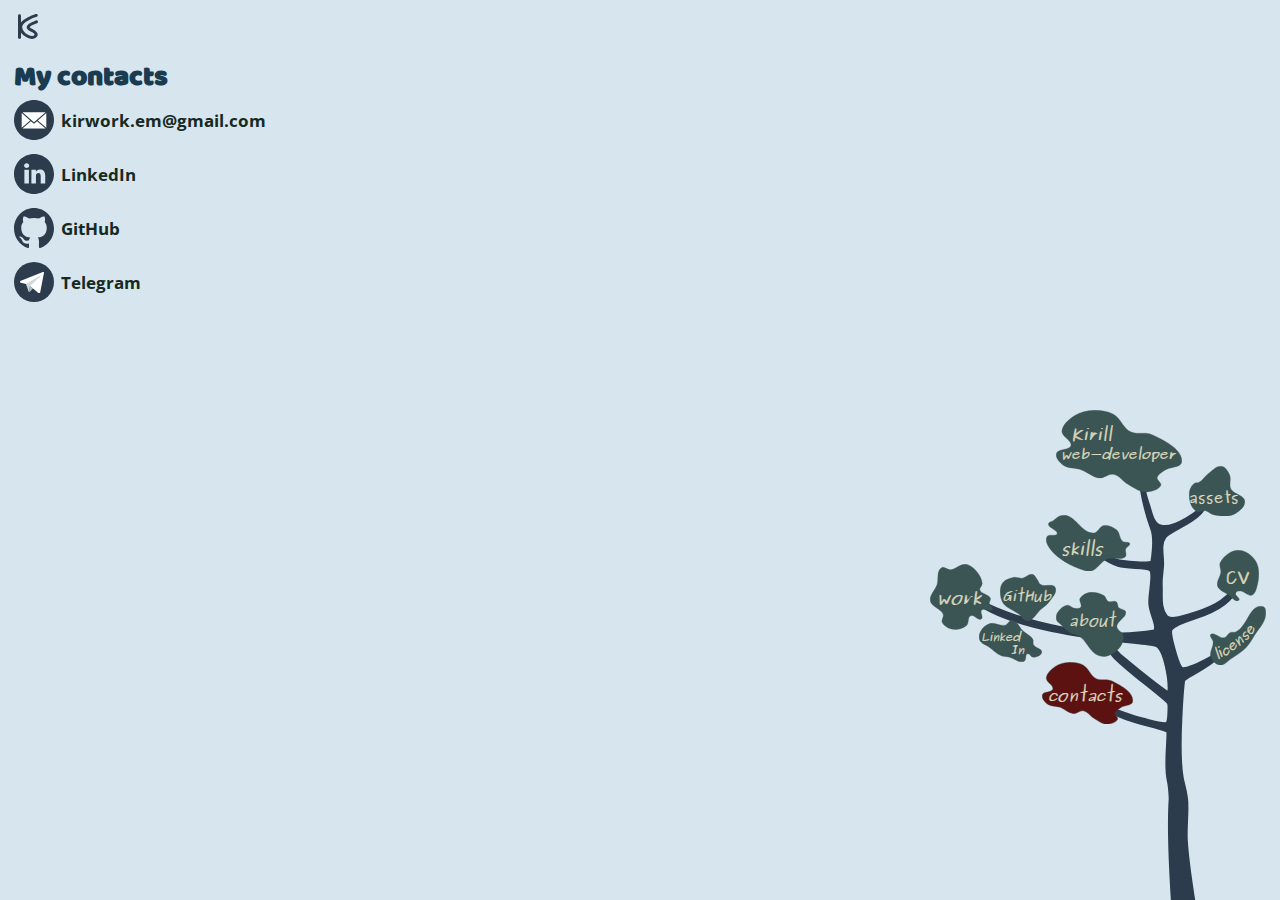
<file: contacts.html>
<!DOCTYPE html>
<html lang="en">

<head>
  <meta charset="UTF-8">
  <meta name="viewport" content="width=device-width, initial-scale=1.0">
  <meta http-equiv="X-UA-Compatible" content="ie=edge">
  <title>Kirill's contacts</title>
  <link rel="shortcut icon" href="images/favicon.ico" type="image/x-icon">
  <link href="https://fonts.googleapis.com/css?family=Open+Sans:400,700&display=swap" rel="stylesheet">
  <link rel="stylesheet" href="stylesheets/main.css">
</head>

<body>
  <div class="page-wrapper">

    <a href="index.html" class="logo-link">
      <img src="images/logo-v4.svg" alt="Logo image" class="logo logo-is-not-main-page">
    </a>

    <nav class="breadcrumbs-nav is-aside">
      <ul class="breadcrumbs-nav-list">
        <li class="breadcrumbs-nav-item">
          <a href="index.html" class="breadcrumbs-nav-link">Home</a>
        </li>
        <li class="breadcrumbs-nav-item">
          <span class="breadcrumbs-nav-link">Contacts</span>
        </li>
      </ul>
    </nav>

    <main class="layout-main-content">
      <section class="section contacts-section">
        <h1 class="main-heading">My contacts</h1>
        <ul class="contacts-list">
          <li class="contacts-list-item">
            <a href="mailto:kirwork.em@gmail.com" class="contacts-list-link">
              <img src="images/e-mail-icon.svg" alt="E-mail icon" class="contacts-icon e-mail-icon">
              <span class="contacts-list-text">kirwork.em@gmail.com</span>
            </a>
          </li>
          <li class="contacts-list-item">
            <a href="https://www.linkedin.com/in/kirill-shevtsov-0a4374138" target="_blank" rel="noopener noreferrer" class="contacts-list-link">
              <img src="images/linkedin-icon.svg" alt="LinkedIn icon" class="contacts-icon linkedin-icon">
              <span class="contacts-list-text">LinkedIn</span>
            </a>
          </li>
          <li class="contacts-list-item">
            <a href="https://github.com/AeroKir" target="_blank" rel="noopener noreferrer" class="contacts-list-link">
              <img src="images/github-icon.svg" alt="GitHub icon" class="contacts-icon github-icon">
              <span class="contacts-list-text">GitHub</span>
            </a>
          </li>
          <li class="contacts-list-item">
            <a href="tg://resolve?domain=Kirill_Shevtsov" class="contacts-list-link">
              <img src="images/telegram-app-icon.svg" alt="Telegram messenger icon" class="contacts-icon telegram-icon">
              <span class="contacts-list-text">Telegram</span>
            </a>
          </li>
        </ul>
      </section>
    </main>

    <nav class="main-nav-menu is-small-screens">

      <svg class="main-nav-menu-stem" xmlns="http://www.w3.org/2000/svg" viewBox="0 0 250 410.00001">
        <path
          d="M189.09227 407.6827s-3.96926-62.99088-1.89234-93.15968c-.35021-9.70627-.83456-13.20243-1.84737-17.45971-3.99158-17.05857 2.28628-45.39973-1.89816-47.07225-16.55381-6.61662-34.03915-6.68779-66.97052-24.37011 0 0 33.84861 12.56067 43.6467 14.96865 9.79807 2.408 21.20367 5.96957 23.75277 3.55325 2.54908-2.4162 2.45597-18.07858 1.70403-19.49957-2.52518-4.77204-43.11899-34.03001-52.11388-45.03836-10.4341-12.76985-17.80654-28.61694-17.80654-28.61694s14.11005 22.36222 26.31772 32.31539c12.20764 9.95307 33.62635 28.01867 43.79683 33.72289 1.6756-11.78756-3.42093-45.88985-13.77267-47.71685-5.49253-3.33919-127.337233-6.81579-170.5355341-42.40302C49.401203 152.95483 124.29043 166.48253 171.44116 157.91683c6.24584-3.13943-2.61753-15.8209-3.36084-26.30475-.74343-10.48387 4.74779-29.39917-.006-32.949969-4.75417-3.550807-20.95764-1.225212-30.534-4.234437-6.36522-2.00031-17.06429-8.925442-17.06429-8.925442s11.46636 5.385645 17.90293 6.494869c10.27755 1.770993 31.59352 3.450388 31.59352 0 0 0 3.68003-21.118657 0-30.850132-7.77538-20.56108-10.99837-38.019218-12.63739-60.8884906 0 0 2.8342 25.2478256 7.36539 37.3448706 2.81835 7.524219 3.73176 18.948031 12.18569 21.535243 13.92352 4.26109 39.80982-17.142995 39.80982-17.142995-6.95204 11.755236-31.14143 19.594627-36.15166 26.097038-5.52906 7.837849-1.6478 18.528643-2.36137 27.798317-.46637 6.058298-1.56595 12.117028-1.25475 18.181308.51404 10.01719-1.78218 21.43383 5.1437 29.81271 3.79828 4.59514 14.46688 1.1053 21.17133-.90707 16.99151-5.1 36.65965-12.22833 44.50531-27.16429-3.79055 13.06452-20.57874 22.04821-37.48502 27.62554-11.0079 3.57664-20.78655 7.59643-23.72332 11.28623-2.93675 3.68975 5.74867 32.95853 9.12957 37.28911 3.16703 4.05668 19.97385-4.31442 28.59213-9.07419 4.97915-2.74992 12.6939-10.89133 12.6939-10.89133-4.11878 13.31754-38.49886 28.18032-38.88568 30.80086-.3868 2.62052-6.17625 61.93631-1.5553 91.29687 1.07983 6.86097 2.81979 9.29288 4.19964 20.30094 1.3799 11.00809-.9639 26.20906-.20162 39.28941 1.05179 18.04782 6.61007 53.94396 6.61007 53.94396z"
          fill="#2c3c4c" fill-rule="evenodd" stroke="#2c3c4c" stroke-width="4.6342197" />
      </svg>

      <ul class="main-nav-menu-list">

        <li class="main-nav-menu-item">
          <a href="index.html" class="main-nav-menu-link">
            <svg class="main-nav-menu-leaf leaf-item-home" xmlns="http://www.w3.org/2000/svg"
              viewBox="0 0 115 75.000001">
              <path d="M81.593811 74.80084c-5.96566-.023-10.75752-4.1255-15.67041-6.779-5.05217-2.7289-8.01033-8.4756-14.04948-9.3212-4.15088-.5814-7.68556
                         3.6597-11.888011 3.3894-6.59107-.4236-11.217876-5.5755-17.291701-7.6265-5.023208-1.6962-11.583156-.9638-15.6705853-3.813-3.977285-2.7726-8.041795-7.4496-6.484282-11.4398
                         1.491697-3.822 11.5259053-2.5215 12.9687293-6.3554
                         1.801579-4.787-8.5138543-8.5769-8.1055623-13.5578.451988-5.51286
                         5.8535173-10.52361 11.3478013-13.98182C21.682442 2.21126 28.265982.48858 34.582216.23144c5.933366-.24163
                         12.296445.86751 17.291705 3.38951 7.54479 3.80926 8.97537 13.01198 16.75134 16.52398 5.36371 2.42254
                         12.97074-.25203 18.37228 2.11845 12.4975 5.48406 30.089519 14.79226 27.558589 25.84496-1.02651 4.4829-10.70178
                         3.8316-15.130229 6.779-2.83091 1.8841-6.39086 3.9101-7.02466 6.7791-.55426 2.5087 4.41271 4.8277 3.24207
                         7.2027-1.91726 3.8902-8.73049 5.953-14.0495 5.9317z" />
              <text class="main-nav-menu-leaf-text leaf-item-home-text" x="14" y="27">Kirill<tspan
                  class="leaf-item-home-text-sub" x="-3" y="45">
                  web-developer</tspan></text>
            </svg>
            <span class="main-nav-menu-text">Home</span>
          </a>
        </li>

        <li class="main-nav-menu-item">
          <a href="skills.html" class="main-nav-menu-link">
            <svg class="main-nav-menu-leaf leaf-item-skills" xmlns="http://www.w3.org/2000/svg"
              viewBox="0 0 67.000001 45.000001">
              <path d="M48.961028 34.935c-5.26691 2.0173-7.28973 8.1502-12.78782
                         9.7021-1.7327.489-3.77049.1665-5.48049-.3734-10.736572-3.3882-21.3874168-9.1473-27.4025228-17.1649-2.184654-2.912-4.471426-7.165-2.283552-10.0752
                         1.411898-1.8782 6.856391.2099 7.764043-1.8658
                         1.3638898-3.1188-7.479103-4.9374-6.850614-8.2094.269116-1.401
                         2.779345-1.7017 4.110368-2.612 1.570533-1.0742 2.728524-2.621 4.5670918-3.3585C12.125419.3651
                         13.96801-.0988 15.621329.2317c9.169539 1.8325 12.944139 14.4381 22.378709 14.1798 3.66425-.1006
                         4.60672-5.4661 8.22074-5.9705 3.56695-.4978 7.45557 1.2954 10.0476 3.3584 2.97842 2.3706
                         1.95049 7.0405 5.02378 9.3289 1.42331 1.0597 4.80128.021 5.48052 1.4926.74602 1.6169-2.58527
                         2.8237-3.19695 4.4779-.74982 2.0277 1.31161 4.7946-.45672
                         6.3436-3.24569 2.8431-9.84941-.1575-14.15798 1.4926z" />
              <text class="main-nav-menu-leaf-text leaf-item-skills-text" x="12" y="32">skills</text>
            </svg>
            <span class="main-nav-menu-text">Skills</span>
          </a>
        </li>

        <li class="main-nav-menu-item">
          <a href="work.html" class="main-nav-menu-link">
            <svg class="main-nav-menu-leaf leaf-item-work" xmlns="http://www.w3.org/2000/svg"
              viewBox="0 0 47 49.000001">
              <path d="M27.221503 45.8849c-2.535033 2.1452-6.495531
                         3.3387-9.936273 2.8755-3.277793-.4412-6.783206-2.3984-8.1619523-5.1119-.9401658-1.8502 1.3901623-4.1303.7097129-6.0704-1.4641253-4.1749-8.7023507-5.5983-9.5814279-9.9043-.8659811-4.2418
                         3.5571461-8.0192 4.968147-12.1407 1.436557-4.1963-.6488929-10.544
                         3.5486879-12.78 2.0001674-1.0653 4.4308214
                         1.813 6.7424804 1.5976 2.894095-.2698 5.055045-2.6644 7.807111-3.5146 1.141004-.3524 2.369208-.8668
                         3.548681-.6389 2.984683.5768 5.533341 2.6549 7.452225 4.7924 2.431051 2.7081 4.444791 6.1061
                         4.613283 9.5849.0815 1.6823-2.270206 3.1687-1.774351 4.7925.911677 2.985 6.601365 3.1709
                         7.807101 6.0704.586607 1.4105-1.030734 2.9947-.709739 4.4728.31536 1.452 3.240033 2.5204
                         2.484078 3.8339-1.256206 2.1832-6.26908-1.1331-8.161963.6389-1.723738 1.6141 1.715446
                         5.4689-.354865 6.7095-2.305201
                         1.3814-5.283818-3.5828-7.807089-2.5559-2.66222 1.0834-1.064964 5.547-3.193847 7.3483z" />
              <text class="main-nav-menu-leaf-text leaf-item-work-text" x="5" y="30">work</text>
            </svg>

            <span class="main-nav-menu-text">Work</span>
          </a>
        </li>

        <li class="main-nav-menu-item">
          <a href="https://github.com/AeroKir" target="_blank" rel="noopener noreferrer" class="main-nav-menu-link">
            <svg class="main-nav-menu-leaf leaf-item-github" xmlns="http://www.w3.org/2000/svg"
              viewBox="0 0 45 38.000001">
              <path d="M22.030869 37.858389c-1.7299.08359-3.137602-1.652786-4.3695-3.16369-4.119508-5.052514-12.9970273-6.803948-15.6058005-11.951607-2.0339-4.229242-2.7565-10.244885-.6242-14.4122199
                         1.8122-3.5416343 6.1119-4.8492813 9.6754995-5.6243043 2.1549-.46865 4.373901.982753 6.554501.703044
                         2.9418-.377362 5.5452-3.9298499 8.427-3.1636749 1.8615.494952 2.8282 2.9194449 4.0575 4.5697619.8161
                         1.095716 1.1233 2.7299083 2.1848 3.5151733 3.4618 2.5611079 10.3377-1.370108 12.1723 2.8121299 1.5872
                         3.617735-2.4628 7.728824-4.6817 10.897062-1.8314
                         2.615065-4.551 4.255359-6.8664 6.327333-3.6008 3.222101-6.3294 9.269003-10.924 9.490992z" />
              <text class="main-nav-menu-leaf-text leaf-item-github-text" x="2" y="22">GitHub</text>
            </svg>

            <span class="main-nav-menu-text">GitHub</span>
          </a>
        </li>

        <li class="main-nav-menu-item">
          <a href="https://www.linkedin.com/in/kirill-shevtsov-0a4374138" target="_blank" rel="noopener noreferrer" class="main-nav-menu-link">
            <svg class="main-nav-menu-leaf leaf-item-linkedin" xmlns="http://www.w3.org/2000/svg"
              viewBox="0 0 60.000001 40.000001">
              <path d="M51.606284 35.5133c-2.141482-.023-3.348708-3.8653-5.394142-3.2705-2.626456.7635-.688838
                         6.0306-3.173032 7.1356-4.685665
                         2.0846-9.868466-3.0323-14.91321-4.1624-2.300224-.5153-4.81527-.2982-6.980651-1.1893-4.493395-1.8492-7.846492-5.5259-11.740204-8.325-2.870347-2.0635-7.090489-3.149-8.567159-6.2438-1.254939-2.63-.717651-6.0351.634584-8.6223
                         1.746172-3.341 5.103925-6.2972 8.884484-7.4332 4.660239-1.4001 9.896953 2.7683 14.595914
                         1.4869 2.601055-.7095 3.642417-4.9165 6.34605-4.7572 5.001549.2945 6.861268 6.8515 10.470982 10.1088
                         3.074845 2.7747 7.569347 4.4693 9.519082 8.0277.874893 1.5969-.212739 3.7421.634614 5.3518 1.621438
                         3.0804 8.322802 3.7207 7.932574 7.1358-.343789 3.0083-5.021157 4.7914-8.249886 4.7571z" />
              <text class="main-nav-menu-leaf-text leaf-item-linkedin-text" x="2" y="20">Linked<tspan x="30" y="32">In
                </tspan></text>
            </svg>

            <span class="main-nav-menu-text">LinkedIn</span>
          </a>
        </li>

        <li class="main-nav-menu-item">
          <a href="about.html" class="main-nav-menu-link">
            <svg class="main-nav-menu-leaf leaf-item-about" xmlns="http://www.w3.org/2000/svg"
              viewBox="0 0 65.000001 60.000001">
              <path
                d="M42.274825 59.77054c-10.79448-1.5281-13.05915-14.7402-22.11196-19.7536-1.95493-1.0827-4.66781-.9825-6.63359-2.0524-3.9606098-2.1549-6.7032298-5.5165-9.7923998-8.4655-1.11906-1.0684-2.6659-1.991-3.15886-3.3352-.78372-2.1371-.55841-4.6605.63176-6.67
                         1.87294-3.1623 5.19448-6.7135 9.4765598-7.1831 2.47371-.2711 4.16693 2.5113 6.63357 2.822 1.79619.2264
                         4.22299.3755 5.37006-.7696 2.19373-2.1902-1.84009-5.9283-.3159-8.46578 1.71754-2.85911 5.61628-5.10359
                         9.47656-5.64387 4.33341-.60636 9.14541.90606 12.63539 3.07852 2.06403 1.28491 1.86265 4.31963 4.10652
                         5.38733 2.09153.9953 5.31053-.9076 7.26534.2566 1.98771 1.1837 1.0267 4.0555 2.5271 5.6438 1.56469
                         1.6563 5.65874 1.5736 6.31768 3.5915 1.64208 5.0284-8.51464 8.9131-8.21299 14.1096.18453 3.1789 5.53516
                         5.0495 6.00182 8.2093.64257 4.3509-1.30364 9.1908-4.73829 12.5703-3.71794 3.6583-9.72431 7.4845-15.47837 6.6701z" />
              <text class="main-nav-menu-leaf-text leaf-item-about-text" x="12" y="32">about</text>
            </svg>

            <span class="main-nav-menu-text">About</span>
          </a>
        </li>

        <li class="main-nav-menu-item">
          <a href="contacts.html" class="main-nav-menu-link" id="contacts-link">
            <svg class="main-nav-menu-leaf leaf-item-contacts" xmlns="http://www.w3.org/2000/svg"
              viewBox="0 0 70.000001 48.000001">
              <path d="M49.664604 47.8757c-3.630975-.015-6.547519-2.6406-9.537717-4.3392-3.074915-1.7466-4.875438-5.425-8.551125-5.9663-2.526363-.3722-4.677744
                         2.3425-7.235493
                         2.1695-4.011643-.2711-6.827639-3.5687-10.524443-4.8816-3.057363-1.0857-7.0499755-.6169-9.5377383-2.4407C1.8573255
                         30.6428-.6164817 27.6491.3314509 25.095c.9079576-2.4464 7.015175-1.614 7.8932736-4.0679
                         1.0965136-3.0642-5.1818595-5.4901-4.9333114-8.6782.2751063-3.5288
                         3.5626485-6.7361 6.9066599-8.9496C13.200007 1.4122 17.207023.3095 21.051361.145c3.611232-.1547
                         7.484081.5552 10.524401 2.1695 4.592069 2.4383 5.462845 8.3288 10.195549 10.5768 3.264601 1.5506
                         7.894557-.1614 11.182171 1.356 7.606524 3.5102 18.313695
                         9.4684 16.773302 16.5429-.624813 2.8695-6.513544
                         2.4525-9.208872 4.3392-1.723038 1.206-3.889802 2.5028-4.275543 4.3392-.337329 1.6057 2.685754
                         3.0902 1.97332 4.6103-1.16698 2.49-5.313815 3.8105-8.551085 3.7968z" fill="#5D1212" />
              <text class="main-nav-menu-leaf-text leaf-item-contacts-text" x="5" y="30">contacts</text>
            </svg>

            <span class="main-nav-menu-text">Contacts</span>
          </a>
        </li>

        <li class="main-nav-menu-item">
          <a href="assets.html" class="main-nav-menu-link">
            <svg class="main-nav-menu-leaf leaf-item-assets" xmlns="http://www.w3.org/2000/svg"
              viewBox="0 0 50.000001 45.000001">
              <path d="M6.9507171 40.6108C1.6665831 37.7543.1041631 30.7437.1362361 25.231c.02009-3.476
                         1.493746-7.3519 4.40937-9.6572 1.140217-.9014 3.100655-.377 4.409361-1.0729 3.4908719-1.8563
                         5.2632609-5.5829 8.4178809-7.8688 3.54028-2.5653 7.117582-7.0596 11.624671-6.438 3.652335.5035
                         5.790189 4.4685 7.21534 7.511 1.861366 3.9739-.864161 8.984 1.20257 12.8761 2.468031 4.6479
                         11.997524 5.6013 12.42639 10.7302.425505 5.0889-5.294981 9.9001-10.42216 12.1609-5.270679
                         2.3239-11.946255 1.3157-17.637442
                         0-2.66339-.6158-4.519416-3.0864-7.21533-3.5769-2.50129-.4549-5.4328679
                         1.8957-7.6161699.7154z" />
              <text class="main-nav-menu-leaf-text leaf-item-assets-text" x="0" y="33">assets</text>
            </svg>
            <span class="main-nav-menu-text">Assets</span>
          </a>
        </li>

        <li class="main-nav-menu-item">
          <a href="cv.html" class="main-nav-menu-link">
            <svg class="main-nav-menu-leaf leaf-item-cv" xmlns="http://www.w3.org/2000/svg" viewBox="0 0 37 45.000001">
              <path d="M.4338345 31.7162c-1.393538-3.959 2.5849263-8.0346
                         2.9624857-12.1787.2597396-2.8509-1.8200573-5.979-.4937693-8.5702C5.6908769 5.519
                         12.121138.2862 18.702618.1417 24.863379.0066 31.0171 4.6922 34.008916 9.6141c4.157984
                         6.8402 3.114625 15.8763.987488 23.4552-.715029 2.5479-1.715357 5.9264-4.443753 6.7661-3.359725
                         1.034-6.331311-3.5135-9.875036-3.6086-1.560678-.042-3.786824.058-4.443743 1.3532-1.118769
                         2.2037 4.973242 5.1766 2.962475 6.7661-2.732546
                         2.1598-6.45595-3.0241-9.3812761-4.9619-3.3970751-2.2499-8.0967682-4.0187-9.3812364-7.668z" />
              <text class="main-nav-menu-leaf-text leaf-item-cv-text" x="7" y="30">CV</text>
            </svg>

            <span class="main-nav-menu-text">CV</span>
          </a>
        </li>

        <li class="main-nav-menu-item">
          <a href="license.html" class="main-nav-menu-link">
            <svg class="main-nav-menu-leaf leaf-item-license" xmlns="http://www.w3.org/2000/svg"
              viewBox="0 0 50.000001 53.000001">
              <path d="M.7814338 45.48166c-1.6489723-4.2563
                         2.3653544-8.846 2.0535344-13.3125-.1645501-2.357-4.0989107-5.2446-2.0535344-6.8712
                         2.9816645-2.3715 7.8164554 3.8408 11.8078362 3.0062 2.58259-.5402 3.24783-3.7593
                         5.647181-4.724 1.39668-.5614 3.24452.1662 4.620491-.4294C33.620593 18.48636 35.211784-2.02257
                         46.985906.39021c3.42656.70225 2.91641 5.65235 2.56691 8.58885-.75079 6.3079-6.232261 11.5649-9.754281
                         17.1778-2.387261 3.8046-4.451221 7.8377-7.700752 11.1655-3.75789 3.8485-8.662941 6.822-13.347942
                         9.8771-3.107081 2.0261-5.837491
                         5.9374-9.7542418 5.5827-3.9718207-.3596-6.9825382-4.1213-8.2141654-7.3005z" />

              <svg xmlns="http://www.w3.org/2000/svg" xmlns:xlink="http://www.w3.org/1999/xlink" viewBox="0 0 30 25">
                <defs>
                  <path id="a" d="M937.5 1039.6122c21-9.5 32.5-34.75 32.5-34.75" fill="none" fill-rule="evenodd"
                    stroke="#fff" />
                </defs>
                <text class="main-nav-menu-leaf-text leaf-item-license-text"
                  transform="matrix(1.03623 0 0 .98352 -967.88525 -996.951359)">
                  <textPath xlink:href="#a">
                    <tspan>license</tspan>
                  </textPath>
                </text>
              </svg>

            </svg>

            <span class="main-nav-menu-text">License</span>
          </a>
        </li>

      </ul>
    </nav>

  </div>
  <!-- <script src="js/handler-contacts.js"></script> -->
</body>

</html>
</file>
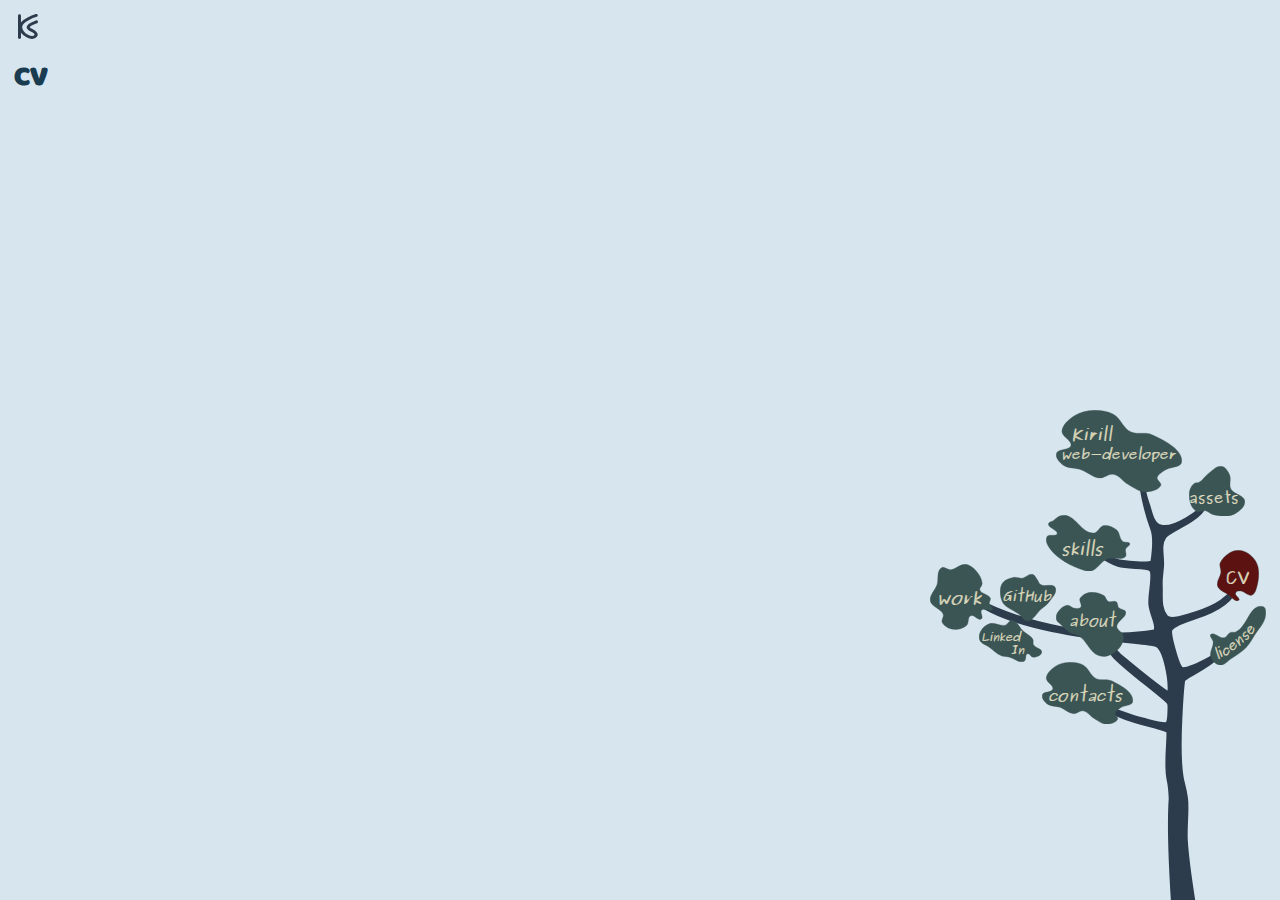
<file: cv.html>
<!DOCTYPE html>
<html lang="en">

<head>
  <meta charset="UTF-8">
  <meta name="viewport" content="width=device-width, initial-scale=1.0">
  <meta http-equiv="X-UA-Compatible" content="ie=edge">
  <title>Kirill's CV</title>
  <link rel="shortcut icon" href="images/favicon.ico" type="image/x-icon">
  <link href="https://fonts.googleapis.com/css?family=Open+Sans:400,700&display=swap" rel="stylesheet">
  <link rel="stylesheet" href="stylesheets/main.css">
</head>

<body>
  <div class="page-wrapper">

    <a href="index.html" class="logo-link">
      <img src="images/logo-v4.svg" alt="Logo image" class="logo logo-is-not-main-page">
    </a>

    <nav class="breadcrumbs-nav is-aside">
      <ul class="breadcrumbs-nav-list">
        <li class="breadcrumbs-nav-item">
          <a href="index.html" class="breadcrumbs-nav-link">Home</a>
        </li>
        <li class="breadcrumbs-nav-item">
          <span class="breadcrumbs-nav-link">CV</span>
        </li>
      </ul>
    </nav>

    <main class="layout-main-content">
      <section class="contacts-section">
        <h1 class="main-heading">CV</h1>

      </section>
    </main>

    <nav class="main-nav-menu is-small-screens">

      <svg class="main-nav-menu-stem" xmlns="http://www.w3.org/2000/svg" viewBox="0 0 250 410.00001">
        <path
          d="M189.09227 407.6827s-3.96926-62.99088-1.89234-93.15968c-.35021-9.70627-.83456-13.20243-1.84737-17.45971-3.99158-17.05857 2.28628-45.39973-1.89816-47.07225-16.55381-6.61662-34.03915-6.68779-66.97052-24.37011 0 0 33.84861 12.56067 43.6467 14.96865 9.79807 2.408 21.20367 5.96957 23.75277 3.55325 2.54908-2.4162 2.45597-18.07858 1.70403-19.49957-2.52518-4.77204-43.11899-34.03001-52.11388-45.03836-10.4341-12.76985-17.80654-28.61694-17.80654-28.61694s14.11005 22.36222 26.31772 32.31539c12.20764 9.95307 33.62635 28.01867 43.79683 33.72289 1.6756-11.78756-3.42093-45.88985-13.77267-47.71685-5.49253-3.33919-127.337233-6.81579-170.5355341-42.40302C49.401203 152.95483 124.29043 166.48253 171.44116 157.91683c6.24584-3.13943-2.61753-15.8209-3.36084-26.30475-.74343-10.48387 4.74779-29.39917-.006-32.949969-4.75417-3.550807-20.95764-1.225212-30.534-4.234437-6.36522-2.00031-17.06429-8.925442-17.06429-8.925442s11.46636 5.385645 17.90293 6.494869c10.27755 1.770993 31.59352 3.450388 31.59352 0 0 0 3.68003-21.118657 0-30.850132-7.77538-20.56108-10.99837-38.019218-12.63739-60.8884906 0 0 2.8342 25.2478256 7.36539 37.3448706 2.81835 7.524219 3.73176 18.948031 12.18569 21.535243 13.92352 4.26109 39.80982-17.142995 39.80982-17.142995-6.95204 11.755236-31.14143 19.594627-36.15166 26.097038-5.52906 7.837849-1.6478 18.528643-2.36137 27.798317-.46637 6.058298-1.56595 12.117028-1.25475 18.181308.51404 10.01719-1.78218 21.43383 5.1437 29.81271 3.79828 4.59514 14.46688 1.1053 21.17133-.90707 16.99151-5.1 36.65965-12.22833 44.50531-27.16429-3.79055 13.06452-20.57874 22.04821-37.48502 27.62554-11.0079 3.57664-20.78655 7.59643-23.72332 11.28623-2.93675 3.68975 5.74867 32.95853 9.12957 37.28911 3.16703 4.05668 19.97385-4.31442 28.59213-9.07419 4.97915-2.74992 12.6939-10.89133 12.6939-10.89133-4.11878 13.31754-38.49886 28.18032-38.88568 30.80086-.3868 2.62052-6.17625 61.93631-1.5553 91.29687 1.07983 6.86097 2.81979 9.29288 4.19964 20.30094 1.3799 11.00809-.9639 26.20906-.20162 39.28941 1.05179 18.04782 6.61007 53.94396 6.61007 53.94396z"
          fill="#2c3c4c" fill-rule="evenodd" stroke="#2c3c4c" stroke-width="4.6342197" />
      </svg>

      <ul class="main-nav-menu-list">

        <li class="main-nav-menu-item">
          <a href="index.html" class="main-nav-menu-link">
            <svg class="main-nav-menu-leaf leaf-item-home" xmlns="http://www.w3.org/2000/svg"
              viewBox="0 0 115 75.000001">
              <path d="M81.593811 74.80084c-5.96566-.023-10.75752-4.1255-15.67041-6.779-5.05217-2.7289-8.01033-8.4756-14.04948-9.3212-4.15088-.5814-7.68556
                         3.6597-11.888011 3.3894-6.59107-.4236-11.217876-5.5755-17.291701-7.6265-5.023208-1.6962-11.583156-.9638-15.6705853-3.813-3.977285-2.7726-8.041795-7.4496-6.484282-11.4398
                         1.491697-3.822 11.5259053-2.5215 12.9687293-6.3554
                         1.801579-4.787-8.5138543-8.5769-8.1055623-13.5578.451988-5.51286
                         5.8535173-10.52361 11.3478013-13.98182C21.682442 2.21126 28.265982.48858 34.582216.23144c5.933366-.24163
                         12.296445.86751 17.291705 3.38951 7.54479 3.80926 8.97537 13.01198 16.75134 16.52398 5.36371 2.42254
                         12.97074-.25203 18.37228 2.11845 12.4975 5.48406 30.089519 14.79226 27.558589 25.84496-1.02651 4.4829-10.70178
                         3.8316-15.130229 6.779-2.83091 1.8841-6.39086 3.9101-7.02466 6.7791-.55426 2.5087 4.41271 4.8277 3.24207
                         7.2027-1.91726 3.8902-8.73049 5.953-14.0495 5.9317z" />
              <text class="main-nav-menu-leaf-text leaf-item-home-text" x="14" y="27">Kirill<tspan
                  class="leaf-item-home-text-sub" x="-3" y="45">
                  web-developer</tspan></text>
            </svg>
            <span class="main-nav-menu-text">Home</span>
          </a>
        </li>

        <li class="main-nav-menu-item">
          <a href="skills.html" class="main-nav-menu-link">
            <svg class="main-nav-menu-leaf leaf-item-skills" xmlns="http://www.w3.org/2000/svg"
              viewBox="0 0 67.000001 45.000001">
              <path d="M48.961028 34.935c-5.26691 2.0173-7.28973 8.1502-12.78782
                         9.7021-1.7327.489-3.77049.1665-5.48049-.3734-10.736572-3.3882-21.3874168-9.1473-27.4025228-17.1649-2.184654-2.912-4.471426-7.165-2.283552-10.0752
                         1.411898-1.8782 6.856391.2099 7.764043-1.8658
                         1.3638898-3.1188-7.479103-4.9374-6.850614-8.2094.269116-1.401
                         2.779345-1.7017 4.110368-2.612 1.570533-1.0742 2.728524-2.621 4.5670918-3.3585C12.125419.3651
                         13.96801-.0988 15.621329.2317c9.169539 1.8325 12.944139 14.4381 22.378709 14.1798 3.66425-.1006
                         4.60672-5.4661 8.22074-5.9705 3.56695-.4978 7.45557 1.2954 10.0476 3.3584 2.97842 2.3706
                         1.95049 7.0405 5.02378 9.3289 1.42331 1.0597 4.80128.021 5.48052 1.4926.74602 1.6169-2.58527
                         2.8237-3.19695 4.4779-.74982 2.0277 1.31161 4.7946-.45672
                         6.3436-3.24569 2.8431-9.84941-.1575-14.15798 1.4926z" />
              <text class="main-nav-menu-leaf-text leaf-item-skills-text" x="12" y="32">skills</text>
            </svg>
            <span class="main-nav-menu-text">Skills</span>
          </a>
        </li>

        <li class="main-nav-menu-item">
          <a href="work.html" class="main-nav-menu-link">
            <svg class="main-nav-menu-leaf leaf-item-work" xmlns="http://www.w3.org/2000/svg"
              viewBox="0 0 47 49.000001">
              <path d="M27.221503 45.8849c-2.535033 2.1452-6.495531
                         3.3387-9.936273 2.8755-3.277793-.4412-6.783206-2.3984-8.1619523-5.1119-.9401658-1.8502 1.3901623-4.1303.7097129-6.0704-1.4641253-4.1749-8.7023507-5.5983-9.5814279-9.9043-.8659811-4.2418
                         3.5571461-8.0192 4.968147-12.1407 1.436557-4.1963-.6488929-10.544
                         3.5486879-12.78 2.0001674-1.0653 4.4308214
                         1.813 6.7424804 1.5976 2.894095-.2698 5.055045-2.6644 7.807111-3.5146 1.141004-.3524 2.369208-.8668
                         3.548681-.6389 2.984683.5768 5.533341 2.6549 7.452225 4.7924 2.431051 2.7081 4.444791 6.1061
                         4.613283 9.5849.0815 1.6823-2.270206 3.1687-1.774351 4.7925.911677 2.985 6.601365 3.1709
                         7.807101 6.0704.586607 1.4105-1.030734 2.9947-.709739 4.4728.31536 1.452 3.240033 2.5204
                         2.484078 3.8339-1.256206 2.1832-6.26908-1.1331-8.161963.6389-1.723738 1.6141 1.715446
                         5.4689-.354865 6.7095-2.305201
                         1.3814-5.283818-3.5828-7.807089-2.5559-2.66222 1.0834-1.064964 5.547-3.193847 7.3483z" />
              <text class="main-nav-menu-leaf-text leaf-item-work-text" x="5" y="30">work</text>
            </svg>

            <span class="main-nav-menu-text">Work</span>
          </a>
        </li>

        <li class="main-nav-menu-item">
          <a href="https://github.com/AeroKir" target="_blank" rel="noopener noreferrer" class="main-nav-menu-link">
            <svg class="main-nav-menu-leaf leaf-item-github" xmlns="http://www.w3.org/2000/svg"
              viewBox="0 0 45 38.000001">
              <path d="M22.030869 37.858389c-1.7299.08359-3.137602-1.652786-4.3695-3.16369-4.119508-5.052514-12.9970273-6.803948-15.6058005-11.951607-2.0339-4.229242-2.7565-10.244885-.6242-14.4122199
                         1.8122-3.5416343 6.1119-4.8492813 9.6754995-5.6243043 2.1549-.46865 4.373901.982753 6.554501.703044
                         2.9418-.377362 5.5452-3.9298499 8.427-3.1636749 1.8615.494952 2.8282 2.9194449 4.0575 4.5697619.8161
                         1.095716 1.1233 2.7299083 2.1848 3.5151733 3.4618 2.5611079 10.3377-1.370108 12.1723 2.8121299 1.5872
                         3.617735-2.4628 7.728824-4.6817 10.897062-1.8314
                         2.615065-4.551 4.255359-6.8664 6.327333-3.6008 3.222101-6.3294 9.269003-10.924 9.490992z" />
              <text class="main-nav-menu-leaf-text leaf-item-github-text" x="2" y="22">GitHub</text>
            </svg>

            <span class="main-nav-menu-text">GitHub</span>
          </a>
        </li>

        <li class="main-nav-menu-item">
          <a href="https://www.linkedin.com/in/kirill-shevtsov-0a4374138" target="_blank" rel="noopener noreferrer" class="main-nav-menu-link">
            <svg class="main-nav-menu-leaf leaf-item-linkedin" xmlns="http://www.w3.org/2000/svg"
              viewBox="0 0 60.000001 40.000001">
              <path d="M51.606284 35.5133c-2.141482-.023-3.348708-3.8653-5.394142-3.2705-2.626456.7635-.688838
                         6.0306-3.173032 7.1356-4.685665
                         2.0846-9.868466-3.0323-14.91321-4.1624-2.300224-.5153-4.81527-.2982-6.980651-1.1893-4.493395-1.8492-7.846492-5.5259-11.740204-8.325-2.870347-2.0635-7.090489-3.149-8.567159-6.2438-1.254939-2.63-.717651-6.0351.634584-8.6223
                         1.746172-3.341 5.103925-6.2972 8.884484-7.4332 4.660239-1.4001 9.896953 2.7683 14.595914
                         1.4869 2.601055-.7095 3.642417-4.9165 6.34605-4.7572 5.001549.2945 6.861268 6.8515 10.470982 10.1088
                         3.074845 2.7747 7.569347 4.4693 9.519082 8.0277.874893 1.5969-.212739 3.7421.634614 5.3518 1.621438
                         3.0804 8.322802 3.7207 7.932574 7.1358-.343789 3.0083-5.021157 4.7914-8.249886 4.7571z" />
              <text class="main-nav-menu-leaf-text leaf-item-linkedin-text" x="2" y="20">Linked<tspan x="30" y="32">In
                </tspan></text>
            </svg>

            <span class="main-nav-menu-text">LinkedIn</span>
          </a>
        </li>

        <li class="main-nav-menu-item">
          <a href="about.html" class="main-nav-menu-link">
            <svg class="main-nav-menu-leaf leaf-item-about" xmlns="http://www.w3.org/2000/svg"
              viewBox="0 0 65.000001 60.000001">
              <path
                d="M42.274825 59.77054c-10.79448-1.5281-13.05915-14.7402-22.11196-19.7536-1.95493-1.0827-4.66781-.9825-6.63359-2.0524-3.9606098-2.1549-6.7032298-5.5165-9.7923998-8.4655-1.11906-1.0684-2.6659-1.991-3.15886-3.3352-.78372-2.1371-.55841-4.6605.63176-6.67
                         1.87294-3.1623 5.19448-6.7135 9.4765598-7.1831 2.47371-.2711 4.16693 2.5113 6.63357 2.822 1.79619.2264
                         4.22299.3755 5.37006-.7696 2.19373-2.1902-1.84009-5.9283-.3159-8.46578 1.71754-2.85911 5.61628-5.10359
                         9.47656-5.64387 4.33341-.60636 9.14541.90606 12.63539 3.07852 2.06403 1.28491 1.86265 4.31963 4.10652
                         5.38733 2.09153.9953 5.31053-.9076 7.26534.2566 1.98771 1.1837 1.0267 4.0555 2.5271 5.6438 1.56469
                         1.6563 5.65874 1.5736 6.31768 3.5915 1.64208 5.0284-8.51464 8.9131-8.21299 14.1096.18453 3.1789 5.53516
                         5.0495 6.00182 8.2093.64257 4.3509-1.30364 9.1908-4.73829 12.5703-3.71794 3.6583-9.72431 7.4845-15.47837 6.6701z" />
              <text class="main-nav-menu-leaf-text leaf-item-about-text" x="12" y="32">about</text>
            </svg>

            <span class="main-nav-menu-text">About</span>
          </a>
        </li>

        <li class="main-nav-menu-item">
          <a href="contacts.html" class="main-nav-menu-link" id="contacts-link">
            <svg class="main-nav-menu-leaf leaf-item-contacts" xmlns="http://www.w3.org/2000/svg"
              viewBox="0 0 70.000001 48.000001">
              <path d="M49.664604 47.8757c-3.630975-.015-6.547519-2.6406-9.537717-4.3392-3.074915-1.7466-4.875438-5.425-8.551125-5.9663-2.526363-.3722-4.677744
                         2.3425-7.235493
                         2.1695-4.011643-.2711-6.827639-3.5687-10.524443-4.8816-3.057363-1.0857-7.0499755-.6169-9.5377383-2.4407C1.8573255
                         30.6428-.6164817 27.6491.3314509 25.095c.9079576-2.4464 7.015175-1.614 7.8932736-4.0679
                         1.0965136-3.0642-5.1818595-5.4901-4.9333114-8.6782.2751063-3.5288
                         3.5626485-6.7361 6.9066599-8.9496C13.200007 1.4122 17.207023.3095 21.051361.145c3.611232-.1547
                         7.484081.5552 10.524401 2.1695 4.592069 2.4383 5.462845 8.3288 10.195549 10.5768 3.264601 1.5506
                         7.894557-.1614 11.182171 1.356 7.606524 3.5102 18.313695
                         9.4684 16.773302 16.5429-.624813 2.8695-6.513544
                         2.4525-9.208872 4.3392-1.723038 1.206-3.889802 2.5028-4.275543 4.3392-.337329 1.6057 2.685754
                         3.0902 1.97332 4.6103-1.16698 2.49-5.313815 3.8105-8.551085 3.7968z" />
              <text class="main-nav-menu-leaf-text leaf-item-contacts-text" x="5" y="30">contacts</text>
            </svg>

            <span class="main-nav-menu-text">Contacts</span>
          </a>
        </li>

        <li class="main-nav-menu-item">
          <a href="assets.html" class="main-nav-menu-link">
            <svg class="main-nav-menu-leaf leaf-item-assets" xmlns="http://www.w3.org/2000/svg"
              viewBox="0 0 50.000001 45.000001">
              <path d="M6.9507171 40.6108C1.6665831 37.7543.1041631 30.7437.1362361 25.231c.02009-3.476
                         1.493746-7.3519 4.40937-9.6572 1.140217-.9014 3.100655-.377 4.409361-1.0729 3.4908719-1.8563
                         5.2632609-5.5829 8.4178809-7.8688 3.54028-2.5653 7.117582-7.0596 11.624671-6.438 3.652335.5035
                         5.790189 4.4685 7.21534 7.511 1.861366 3.9739-.864161 8.984 1.20257 12.8761 2.468031 4.6479
                         11.997524 5.6013 12.42639 10.7302.425505 5.0889-5.294981 9.9001-10.42216 12.1609-5.270679
                         2.3239-11.946255 1.3157-17.637442
                         0-2.66339-.6158-4.519416-3.0864-7.21533-3.5769-2.50129-.4549-5.4328679
                         1.8957-7.6161699.7154z" />
              <text class="main-nav-menu-leaf-text leaf-item-assets-text" x="0" y="33">assets</text>
            </svg>
            <span class="main-nav-menu-text">Assets</span>
          </a>
        </li>

        <li class="main-nav-menu-item">
          <a href="cv.html" class="main-nav-menu-link">
            <svg class="main-nav-menu-leaf leaf-item-cv" xmlns="http://www.w3.org/2000/svg" viewBox="0 0 37 45.000001">
              <path d="M.4338345 31.7162c-1.393538-3.959 2.5849263-8.0346
                         2.9624857-12.1787.2597396-2.8509-1.8200573-5.979-.4937693-8.5702C5.6908769 5.519
                         12.121138.2862 18.702618.1417 24.863379.0066 31.0171 4.6922 34.008916 9.6141c4.157984
                         6.8402 3.114625 15.8763.987488 23.4552-.715029 2.5479-1.715357 5.9264-4.443753 6.7661-3.359725
                         1.034-6.331311-3.5135-9.875036-3.6086-1.560678-.042-3.786824.058-4.443743 1.3532-1.118769
                         2.2037 4.973242 5.1766 2.962475 6.7661-2.732546
                         2.1598-6.45595-3.0241-9.3812761-4.9619-3.3970751-2.2499-8.0967682-4.0187-9.3812364-7.668z"
                fill="#5D1212" />
              <text class="main-nav-menu-leaf-text leaf-item-cv-text" x="7" y="30">CV</text>
            </svg>

            <span class="main-nav-menu-text">CV</span>
          </a>
        </li>

        <li class="main-nav-menu-item">
          <a href="license.html" class="main-nav-menu-link">
            <svg class="main-nav-menu-leaf leaf-item-license" xmlns="http://www.w3.org/2000/svg"
              viewBox="0 0 50.000001 53.000001">
              <path d="M.7814338 45.48166c-1.6489723-4.2563
                         2.3653544-8.846 2.0535344-13.3125-.1645501-2.357-4.0989107-5.2446-2.0535344-6.8712
                         2.9816645-2.3715 7.8164554 3.8408 11.8078362 3.0062 2.58259-.5402 3.24783-3.7593
                         5.647181-4.724 1.39668-.5614 3.24452.1662 4.620491-.4294C33.620593 18.48636 35.211784-2.02257
                         46.985906.39021c3.42656.70225 2.91641 5.65235 2.56691 8.58885-.75079 6.3079-6.232261 11.5649-9.754281
                         17.1778-2.387261 3.8046-4.451221 7.8377-7.700752 11.1655-3.75789 3.8485-8.662941 6.822-13.347942
                         9.8771-3.107081 2.0261-5.837491
                         5.9374-9.7542418 5.5827-3.9718207-.3596-6.9825382-4.1213-8.2141654-7.3005z" />

              <svg xmlns="http://www.w3.org/2000/svg" xmlns:xlink="http://www.w3.org/1999/xlink" viewBox="0 0 30 25">
                <defs>
                  <path id="a" d="M937.5 1039.6122c21-9.5 32.5-34.75 32.5-34.75" fill="none" fill-rule="evenodd"
                    stroke="#fff" />
                </defs>
                <text class="main-nav-menu-leaf-text leaf-item-license-text"
                  transform="matrix(1.03623 0 0 .98352 -967.88525 -996.951359)">
                  <textPath xlink:href="#a">
                    <tspan>license</tspan>
                  </textPath>
                </text>
              </svg>

            </svg>

            <span class="main-nav-menu-text">License</span>
          </a>
        </li>

      </ul>
    </nav>

  </div>
  <!-- <script src="js/handler-contacts.js"></script> -->
</body>

</html>
</file>
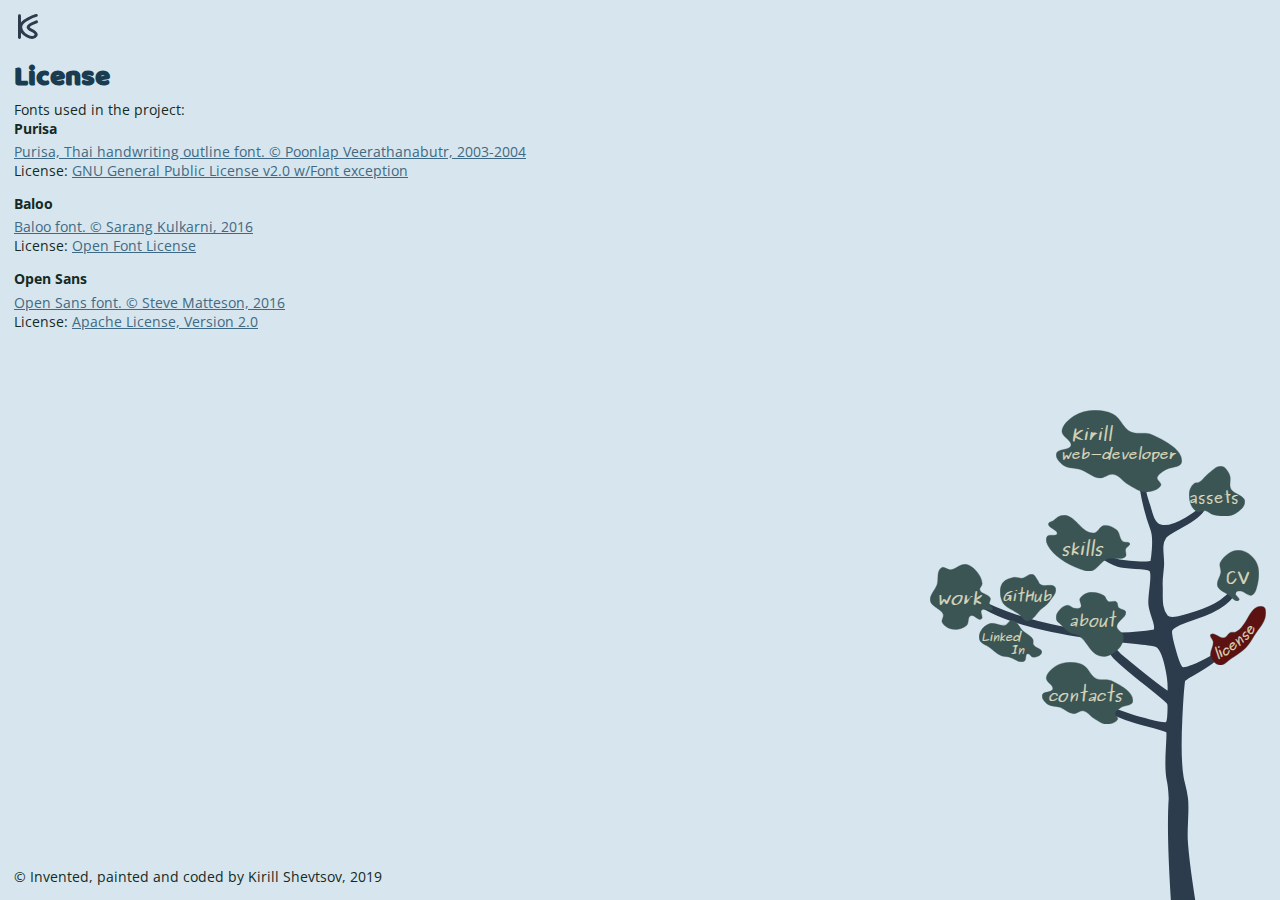
<file: license.html>
<!DOCTYPE html>
<html lang="en">

<head>
  <meta charset="UTF-8">
  <meta name="viewport" content="width=device-width, initial-scale=1.0">
  <meta http-equiv="X-UA-Compatible" content="ie=edge">
  <meta name="Description" content="Invented, written and drawn by Kirill Shevtsov, 2019.">
  <title>Kirill's portfolio license</title>
  <link rel="shortcut icon" href="images/favicon.ico" type="image/x-icon">
  <link href="https://fonts.googleapis.com/css?family=Open+Sans:400,700&display=swap" rel="stylesheet">
  <link rel="stylesheet" href="stylesheets/main.css">
</head>

<body>
  <div class="page-wrapper">

    <a href="index.html" class="logo-link">
      <img src="images/logo-v4.svg" alt="Logo image" class="logo logo-is-not-main-page">
    </a>

    <nav class="breadcrumbs-nav is-aside">
      <ul class="breadcrumbs-nav-list">
        <li class="breadcrumbs-nav-item">
          <a href="index.html" class="breadcrumbs-nav-link">Home</a>
        </li>
        <li class="breadcrumbs-nav-item">
          <span class="breadcrumbs-nav-link">license</span>
        </li>
      </ul>
    </nav>

    <main class="layout-main-content">
      <section class="section license-section">
        <h1 class="main-heading">License</h1>
        <p>Fonts used in the project:</p>
        <ul class="licenses-list">
          <li class="licenses-list-item">
            <h2 class="item-heading">Purisa</h2>
            <a href="mailto:poonlap@linux.thai.net" class="licenses-list-link link-in-text">
              <span class="licenses-list-text">Purisa, Thai handwriting outline font. &#169; Poonlap
                Veerathanabutr, 2003-2004</span>
            </a>
            <p>License: <a href="https://www.gnu.org/licenses/gpl-faq.en.html#FontException" target="_blank"
                rel="noopener noreferrer" class="link-in-text">GNU General Public License v2.0 w/Font exception</a>
            </p>
          </li>
          <li class="licenses-list-item">
            <h2 class="item-heading">Baloo</h2>
            <a href="https://ektype.in/font-family/baloo-1340.html#" target="_blank" rel="noopener noreferrer"
              class="licenses-list-link link-in-text">
              <span class="licenses-list-text">Baloo font. &#169; Sarang
                Kulkarni, 2016</span>
            </a>
            <p>License: <a href="https://scripts.sil.org/cms/scripts/page.php?site_id=nrsi&id=OFL_web" target="_blank"
                rel="noopener noreferrer" class="link-in-text">Open Font License</a>
            </p>
          </li>
          <li class="licenses-list-item">
            <h2 class="item-heading">Open Sans</h2>
            <a href="https://twitter.com/@SteveMatteson1" target="_blank" rel="noopener noreferrer"
              class="licenses-list-link link-in-text">
              <span class="licenses-list-text">Open Sans font. &#169; Steve
                Matteson, 2016</span>
            </a>
            <p>License: <a href="http://www.apache.org/licenses/LICENSE-2.0" target="_blank"
                rel="noopener noreferrer" class="link-in-text">Apache License, Version 2.0</a>
            </p>
          </li>
        </ul>
      </section>
      <p class="copyright">&#169; Invented, painted and coded by Kirill Shevtsov, 2019</p>
    </main>

    <nav class="main-nav-menu is-small-screens">

      <svg class="main-nav-menu-stem" xmlns="http://www.w3.org/2000/svg" viewBox="0 0 250 410.00001">
        <path
          d="M189.09227 407.6827s-3.96926-62.99088-1.89234-93.15968c-.35021-9.70627-.83456-13.20243-1.84737-17.45971-3.99158-17.05857 2.28628-45.39973-1.89816-47.07225-16.55381-6.61662-34.03915-6.68779-66.97052-24.37011 0 0 33.84861 12.56067 43.6467 14.96865 9.79807 2.408 21.20367 5.96957 23.75277 3.55325 2.54908-2.4162 2.45597-18.07858 1.70403-19.49957-2.52518-4.77204-43.11899-34.03001-52.11388-45.03836-10.4341-12.76985-17.80654-28.61694-17.80654-28.61694s14.11005 22.36222 26.31772 32.31539c12.20764 9.95307 33.62635 28.01867 43.79683 33.72289 1.6756-11.78756-3.42093-45.88985-13.77267-47.71685-5.49253-3.33919-127.337233-6.81579-170.5355341-42.40302C49.401203 152.95483 124.29043 166.48253 171.44116 157.91683c6.24584-3.13943-2.61753-15.8209-3.36084-26.30475-.74343-10.48387 4.74779-29.39917-.006-32.949969-4.75417-3.550807-20.95764-1.225212-30.534-4.234437-6.36522-2.00031-17.06429-8.925442-17.06429-8.925442s11.46636 5.385645 17.90293 6.494869c10.27755 1.770993 31.59352 3.450388 31.59352 0 0 0 3.68003-21.118657 0-30.850132-7.77538-20.56108-10.99837-38.019218-12.63739-60.8884906 0 0 2.8342 25.2478256 7.36539 37.3448706 2.81835 7.524219 3.73176 18.948031 12.18569 21.535243 13.92352 4.26109 39.80982-17.142995 39.80982-17.142995-6.95204 11.755236-31.14143 19.594627-36.15166 26.097038-5.52906 7.837849-1.6478 18.528643-2.36137 27.798317-.46637 6.058298-1.56595 12.117028-1.25475 18.181308.51404 10.01719-1.78218 21.43383 5.1437 29.81271 3.79828 4.59514 14.46688 1.1053 21.17133-.90707 16.99151-5.1 36.65965-12.22833 44.50531-27.16429-3.79055 13.06452-20.57874 22.04821-37.48502 27.62554-11.0079 3.57664-20.78655 7.59643-23.72332 11.28623-2.93675 3.68975 5.74867 32.95853 9.12957 37.28911 3.16703 4.05668 19.97385-4.31442 28.59213-9.07419 4.97915-2.74992 12.6939-10.89133 12.6939-10.89133-4.11878 13.31754-38.49886 28.18032-38.88568 30.80086-.3868 2.62052-6.17625 61.93631-1.5553 91.29687 1.07983 6.86097 2.81979 9.29288 4.19964 20.30094 1.3799 11.00809-.9639 26.20906-.20162 39.28941 1.05179 18.04782 6.61007 53.94396 6.61007 53.94396z"
          fill="#2c3c4c" fill-rule="evenodd" stroke="#2c3c4c" stroke-width="4.6342197" />
      </svg>

      <ul class="main-nav-menu-list">

        <li class="main-nav-menu-item">
          <a href="index.html" class="main-nav-menu-link">
            <svg class="main-nav-menu-leaf leaf-item-home" xmlns="http://www.w3.org/2000/svg"
              viewBox="0 0 115 75.000001">
              <path d="M81.593811 74.80084c-5.96566-.023-10.75752-4.1255-15.67041-6.779-5.05217-2.7289-8.01033-8.4756-14.04948-9.3212-4.15088-.5814-7.68556
                         3.6597-11.888011 3.3894-6.59107-.4236-11.217876-5.5755-17.291701-7.6265-5.023208-1.6962-11.583156-.9638-15.6705853-3.813-3.977285-2.7726-8.041795-7.4496-6.484282-11.4398
                         1.491697-3.822 11.5259053-2.5215 12.9687293-6.3554
                         1.801579-4.787-8.5138543-8.5769-8.1055623-13.5578.451988-5.51286
                         5.8535173-10.52361 11.3478013-13.98182C21.682442 2.21126 28.265982.48858 34.582216.23144c5.933366-.24163
                         12.296445.86751 17.291705 3.38951 7.54479 3.80926 8.97537 13.01198 16.75134 16.52398 5.36371 2.42254
                         12.97074-.25203 18.37228 2.11845 12.4975 5.48406 30.089519 14.79226 27.558589 25.84496-1.02651 4.4829-10.70178
                         3.8316-15.130229 6.779-2.83091 1.8841-6.39086 3.9101-7.02466 6.7791-.55426 2.5087 4.41271 4.8277 3.24207
                         7.2027-1.91726 3.8902-8.73049 5.953-14.0495 5.9317z" />
              <text class="main-nav-menu-leaf-text leaf-item-home-text" x="14" y="27">Kirill<tspan
                  class="leaf-item-home-text-sub" x="-3" y="45">
                  web-developer</tspan></text>
            </svg>
            <span class="main-nav-menu-text">Home</span>
          </a>
        </li>

        <li class="main-nav-menu-item">
          <a href="skills.html" class="main-nav-menu-link">
            <svg class="main-nav-menu-leaf leaf-item-skills" xmlns="http://www.w3.org/2000/svg"
              viewBox="0 0 67.000001 45.000001">
              <path d="M48.961028 34.935c-5.26691 2.0173-7.28973 8.1502-12.78782
                         9.7021-1.7327.489-3.77049.1665-5.48049-.3734-10.736572-3.3882-21.3874168-9.1473-27.4025228-17.1649-2.184654-2.912-4.471426-7.165-2.283552-10.0752
                         1.411898-1.8782 6.856391.2099 7.764043-1.8658
                         1.3638898-3.1188-7.479103-4.9374-6.850614-8.2094.269116-1.401
                         2.779345-1.7017 4.110368-2.612 1.570533-1.0742 2.728524-2.621 4.5670918-3.3585C12.125419.3651
                         13.96801-.0988 15.621329.2317c9.169539 1.8325 12.944139 14.4381 22.378709 14.1798 3.66425-.1006
                         4.60672-5.4661 8.22074-5.9705 3.56695-.4978 7.45557 1.2954 10.0476 3.3584 2.97842 2.3706
                         1.95049 7.0405 5.02378 9.3289 1.42331 1.0597 4.80128.021 5.48052 1.4926.74602 1.6169-2.58527
                         2.8237-3.19695 4.4779-.74982 2.0277 1.31161 4.7946-.45672
                         6.3436-3.24569 2.8431-9.84941-.1575-14.15798 1.4926z" />
              <text class="main-nav-menu-leaf-text leaf-item-skills-text" x="12" y="32">skills</text>
            </svg>
            <span class="main-nav-menu-text">Skills</span>
          </a>
        </li>

        <li class="main-nav-menu-item">
          <a href="work.html" class="main-nav-menu-link">
            <svg class="main-nav-menu-leaf leaf-item-work" xmlns="http://www.w3.org/2000/svg"
              viewBox="0 0 47 49.000001">
              <path d="M27.221503 45.8849c-2.535033 2.1452-6.495531
                         3.3387-9.936273 2.8755-3.277793-.4412-6.783206-2.3984-8.1619523-5.1119-.9401658-1.8502 1.3901623-4.1303.7097129-6.0704-1.4641253-4.1749-8.7023507-5.5983-9.5814279-9.9043-.8659811-4.2418
                         3.5571461-8.0192 4.968147-12.1407 1.436557-4.1963-.6488929-10.544
                         3.5486879-12.78 2.0001674-1.0653 4.4308214
                         1.813 6.7424804 1.5976 2.894095-.2698 5.055045-2.6644 7.807111-3.5146 1.141004-.3524 2.369208-.8668
                         3.548681-.6389 2.984683.5768 5.533341 2.6549 7.452225 4.7924 2.431051 2.7081 4.444791 6.1061
                         4.613283 9.5849.0815 1.6823-2.270206 3.1687-1.774351 4.7925.911677 2.985 6.601365 3.1709
                         7.807101 6.0704.586607 1.4105-1.030734 2.9947-.709739 4.4728.31536 1.452 3.240033 2.5204
                         2.484078 3.8339-1.256206 2.1832-6.26908-1.1331-8.161963.6389-1.723738 1.6141 1.715446
                         5.4689-.354865 6.7095-2.305201
                         1.3814-5.283818-3.5828-7.807089-2.5559-2.66222 1.0834-1.064964 5.547-3.193847 7.3483z" />
              <text class="main-nav-menu-leaf-text leaf-item-work-text" x="5" y="30">work</text>
            </svg>

            <span class="main-nav-menu-text">Work</span>
          </a>
        </li>

        <li class="main-nav-menu-item">
          <a href="https://github.com/AeroKir" target="_blank" rel="noopener noreferrer" class="main-nav-menu-link">
            <svg class="main-nav-menu-leaf leaf-item-github" xmlns="http://www.w3.org/2000/svg"
              viewBox="0 0 45 38.000001">
              <path d="M22.030869 37.858389c-1.7299.08359-3.137602-1.652786-4.3695-3.16369-4.119508-5.052514-12.9970273-6.803948-15.6058005-11.951607-2.0339-4.229242-2.7565-10.244885-.6242-14.4122199
                         1.8122-3.5416343 6.1119-4.8492813 9.6754995-5.6243043 2.1549-.46865 4.373901.982753 6.554501.703044
                         2.9418-.377362 5.5452-3.9298499 8.427-3.1636749 1.8615.494952 2.8282 2.9194449 4.0575 4.5697619.8161
                         1.095716 1.1233 2.7299083 2.1848 3.5151733 3.4618 2.5611079 10.3377-1.370108 12.1723 2.8121299 1.5872
                         3.617735-2.4628 7.728824-4.6817 10.897062-1.8314
                         2.615065-4.551 4.255359-6.8664 6.327333-3.6008 3.222101-6.3294 9.269003-10.924 9.490992z" />
              <text class="main-nav-menu-leaf-text leaf-item-github-text" x="2" y="22">GitHub</text>
            </svg>

            <span class="main-nav-menu-text">GitHub</span>
          </a>
        </li>

        <li class="main-nav-menu-item">
          <a href="https://www.linkedin.com/in/kirill-shevtsov-0a4374138" target="_blank" rel="noopener noreferrer"
            class="main-nav-menu-link">
            <svg class="main-nav-menu-leaf leaf-item-linkedin" xmlns="http://www.w3.org/2000/svg"
              viewBox="0 0 60.000001 40.000001">
              <path d="M51.606284 35.5133c-2.141482-.023-3.348708-3.8653-5.394142-3.2705-2.626456.7635-.688838
                         6.0306-3.173032 7.1356-4.685665
                         2.0846-9.868466-3.0323-14.91321-4.1624-2.300224-.5153-4.81527-.2982-6.980651-1.1893-4.493395-1.8492-7.846492-5.5259-11.740204-8.325-2.870347-2.0635-7.090489-3.149-8.567159-6.2438-1.254939-2.63-.717651-6.0351.634584-8.6223
                         1.746172-3.341 5.103925-6.2972 8.884484-7.4332 4.660239-1.4001 9.896953 2.7683 14.595914
                         1.4869 2.601055-.7095 3.642417-4.9165 6.34605-4.7572 5.001549.2945 6.861268 6.8515 10.470982 10.1088
                         3.074845 2.7747 7.569347 4.4693 9.519082 8.0277.874893 1.5969-.212739 3.7421.634614 5.3518 1.621438
                         3.0804 8.322802 3.7207 7.932574 7.1358-.343789 3.0083-5.021157 4.7914-8.249886 4.7571z" />
              <text class="main-nav-menu-leaf-text leaf-item-linkedin-text" x="2" y="20">Linked<tspan x="30" y="32">In
                </tspan></text>
            </svg>

            <span class="main-nav-menu-text">LinkedIn</span>
          </a>
        </li>

        <li class="main-nav-menu-item">
          <a href="about.html" class="main-nav-menu-link">
            <svg class="main-nav-menu-leaf leaf-item-about" xmlns="http://www.w3.org/2000/svg"
              viewBox="0 0 65.000001 60.000001">
              <path
                d="M42.274825 59.77054c-10.79448-1.5281-13.05915-14.7402-22.11196-19.7536-1.95493-1.0827-4.66781-.9825-6.63359-2.0524-3.9606098-2.1549-6.7032298-5.5165-9.7923998-8.4655-1.11906-1.0684-2.6659-1.991-3.15886-3.3352-.78372-2.1371-.55841-4.6605.63176-6.67
                         1.87294-3.1623 5.19448-6.7135 9.4765598-7.1831 2.47371-.2711 4.16693 2.5113 6.63357 2.822 1.79619.2264
                         4.22299.3755 5.37006-.7696 2.19373-2.1902-1.84009-5.9283-.3159-8.46578 1.71754-2.85911 5.61628-5.10359
                         9.47656-5.64387 4.33341-.60636 9.14541.90606 12.63539 3.07852 2.06403 1.28491 1.86265 4.31963 4.10652
                         5.38733 2.09153.9953 5.31053-.9076 7.26534.2566 1.98771 1.1837 1.0267 4.0555 2.5271 5.6438 1.56469
                         1.6563 5.65874 1.5736 6.31768 3.5915 1.64208 5.0284-8.51464 8.9131-8.21299 14.1096.18453 3.1789 5.53516
                         5.0495 6.00182 8.2093.64257 4.3509-1.30364 9.1908-4.73829 12.5703-3.71794 3.6583-9.72431 7.4845-15.47837 6.6701z" />
              <text class="main-nav-menu-leaf-text leaf-item-about-text" x="12" y="32">about</text>
            </svg>

            <span class="main-nav-menu-text">About</span>
          </a>
        </li>

        <li class="main-nav-menu-item">
          <a href="contacts.html" class="main-nav-menu-link" id="contacts-link">
            <svg class="main-nav-menu-leaf leaf-item-contacts" xmlns="http://www.w3.org/2000/svg"
              viewBox="0 0 70.000001 48.000001">
              <path d="M49.664604 47.8757c-3.630975-.015-6.547519-2.6406-9.537717-4.3392-3.074915-1.7466-4.875438-5.425-8.551125-5.9663-2.526363-.3722-4.677744
                         2.3425-7.235493
                         2.1695-4.011643-.2711-6.827639-3.5687-10.524443-4.8816-3.057363-1.0857-7.0499755-.6169-9.5377383-2.4407C1.8573255
                         30.6428-.6164817 27.6491.3314509 25.095c.9079576-2.4464 7.015175-1.614 7.8932736-4.0679
                         1.0965136-3.0642-5.1818595-5.4901-4.9333114-8.6782.2751063-3.5288
                         3.5626485-6.7361 6.9066599-8.9496C13.200007 1.4122 17.207023.3095 21.051361.145c3.611232-.1547
                         7.484081.5552 10.524401 2.1695 4.592069 2.4383 5.462845 8.3288 10.195549 10.5768 3.264601 1.5506
                         7.894557-.1614 11.182171 1.356 7.606524 3.5102 18.313695
                         9.4684 16.773302 16.5429-.624813 2.8695-6.513544
                         2.4525-9.208872 4.3392-1.723038 1.206-3.889802 2.5028-4.275543 4.3392-.337329 1.6057 2.685754
                         3.0902 1.97332 4.6103-1.16698 2.49-5.313815 3.8105-8.551085 3.7968z" />
              <text class="main-nav-menu-leaf-text leaf-item-contacts-text" x="5" y="30">contacts</text>
            </svg>

            <span class="main-nav-menu-text">Contacts</span>
          </a>
        </li>

        <li class="main-nav-menu-item">
          <a href="assets.html" class="main-nav-menu-link">
            <svg class="main-nav-menu-leaf leaf-item-assets" xmlns="http://www.w3.org/2000/svg"
              viewBox="0 0 50.000001 45.000001">
              <path d="M6.9507171 40.6108C1.6665831 37.7543.1041631 30.7437.1362361 25.231c.02009-3.476
                         1.493746-7.3519 4.40937-9.6572 1.140217-.9014 3.100655-.377 4.409361-1.0729 3.4908719-1.8563
                         5.2632609-5.5829 8.4178809-7.8688 3.54028-2.5653 7.117582-7.0596 11.624671-6.438 3.652335.5035
                         5.790189 4.4685 7.21534 7.511 1.861366 3.9739-.864161 8.984 1.20257 12.8761 2.468031 4.6479
                         11.997524 5.6013 12.42639 10.7302.425505 5.0889-5.294981 9.9001-10.42216 12.1609-5.270679
                         2.3239-11.946255 1.3157-17.637442
                         0-2.66339-.6158-4.519416-3.0864-7.21533-3.5769-2.50129-.4549-5.4328679
                         1.8957-7.6161699.7154z" />
              <text class="main-nav-menu-leaf-text leaf-item-assets-text" x="0" y="33">assets</text>
            </svg>
            <span class="main-nav-menu-text">Assets</span>
          </a>
        </li>

        <li class="main-nav-menu-item">
          <a href="cv.html" class="main-nav-menu-link">
            <svg class="main-nav-menu-leaf leaf-item-cv" xmlns="http://www.w3.org/2000/svg" viewBox="0 0 37 45.000001">
              <path d="M.4338345 31.7162c-1.393538-3.959 2.5849263-8.0346
                         2.9624857-12.1787.2597396-2.8509-1.8200573-5.979-.4937693-8.5702C5.6908769 5.519
                         12.121138.2862 18.702618.1417 24.863379.0066 31.0171 4.6922 34.008916 9.6141c4.157984
                         6.8402 3.114625 15.8763.987488 23.4552-.715029 2.5479-1.715357 5.9264-4.443753 6.7661-3.359725
                         1.034-6.331311-3.5135-9.875036-3.6086-1.560678-.042-3.786824.058-4.443743 1.3532-1.118769
                         2.2037 4.973242 5.1766 2.962475 6.7661-2.732546
                         2.1598-6.45595-3.0241-9.3812761-4.9619-3.3970751-2.2499-8.0967682-4.0187-9.3812364-7.668z" />
              <text class="main-nav-menu-leaf-text leaf-item-cv-text" x="7" y="30">CV</text>
            </svg>

            <span class="main-nav-menu-text">CV</span>
          </a>
        </li>

        <li class="main-nav-menu-item">
          <a href="license.html" class="main-nav-menu-link">
            <svg class="main-nav-menu-leaf leaf-item-license" xmlns="http://www.w3.org/2000/svg"
              viewBox="0 0 50.000001 53.000001">
              <path d="M.7814338 45.48166c-1.6489723-4.2563
                         2.3653544-8.846 2.0535344-13.3125-.1645501-2.357-4.0989107-5.2446-2.0535344-6.8712
                         2.9816645-2.3715 7.8164554 3.8408 11.8078362 3.0062 2.58259-.5402 3.24783-3.7593
                         5.647181-4.724 1.39668-.5614 3.24452.1662 4.620491-.4294C33.620593 18.48636 35.211784-2.02257
                         46.985906.39021c3.42656.70225 2.91641 5.65235 2.56691 8.58885-.75079 6.3079-6.232261 11.5649-9.754281
                         17.1778-2.387261 3.8046-4.451221 7.8377-7.700752 11.1655-3.75789 3.8485-8.662941 6.822-13.347942
                         9.8771-3.107081 2.0261-5.837491
                         5.9374-9.7542418 5.5827-3.9718207-.3596-6.9825382-4.1213-8.2141654-7.3005z" fill="#5D1212" />

              <svg xmlns="http://www.w3.org/2000/svg" xmlns:xlink="http://www.w3.org/1999/xlink" viewBox="0 0 30 25">
                <defs>
                  <path id="a" d="M937.5 1039.6122c21-9.5 32.5-34.75 32.5-34.75" fill="none" fill-rule="evenodd"
                    stroke="#fff" />
                </defs>
                <text class="main-nav-menu-leaf-text leaf-item-license-text"
                  transform="matrix(1.03623 0 0 .98352 -967.88525 -996.951359)">
                  <textPath xlink:href="#a">
                    <tspan>license</tspan>
                  </textPath>
                </text>
              </svg>

            </svg>

            <span class="main-nav-menu-text">License</span>
          </a>
        </li>

      </ul>
    </nav>

  </div>
  <!-- <script src="js/handler-contacts.js"></script> -->
</body>

</html>
</file>
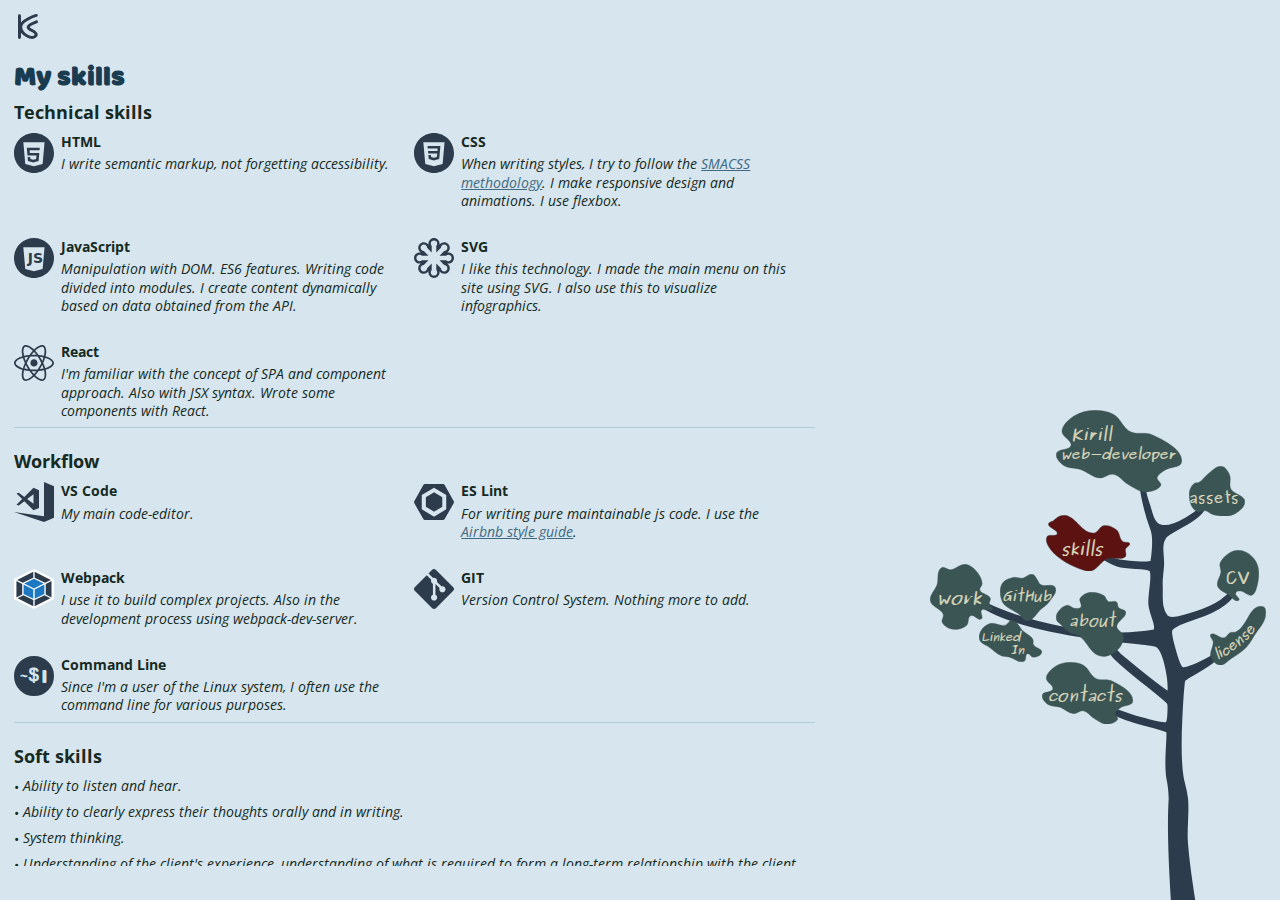
<file: skills.html>
<!DOCTYPE html>
<html lang="en">

<head>
  <meta charset="UTF-8">
  <meta name="viewport" content="width=device-width, initial-scale=1.0">
  <meta http-equiv="X-UA-Compatible" content="ie=edge">
  <meta name="Description" content="Kirill Shevtsov's skills page. Strong knowledge HTML, CSS, JavaScript, responsive design.">
  <title>Kirill's skills</title>
  <link rel="shortcut icon" href="images/favicon.ico" type="image/x-icon">
  <link href="https://fonts.googleapis.com/css?family=Open+Sans:400,700&display=swap" rel="stylesheet">
  <link rel="stylesheet" href="stylesheets/main.css">
</head>

<body>
  <div class="page-wrapper">

    <a href="index.html" class="logo-link">
      <img src="images/logo-v4.svg" alt="Logo image" class="logo logo-is-not-main-page">
    </a>

    <nav class="breadcrumbs-nav is-aside">
      <ul class="breadcrumbs-nav-list">
        <li class="breadcrumbs-nav-item">
          <a href="index.html" class="breadcrumbs-nav-link">Home</a>
        </li>
        <li class="breadcrumbs-nav-item">
          <span class="breadcrumbs-nav-link">Skills</span>
        </li>
      </ul>
    </nav>

    <main class="layout-main-content">
      <section class="section skills-section">
        <h1 class="main-heading">My skills</h1>
        <h2 class="sub-heading">Technical skills</h2>
        <ul class="skills-list">
          <li class="skill-item">
            <img src="images/html-icon.svg" alt="HTML logo icon" class="tech-icon">
            <div class="layout-item-content-wrapper">
              <h3 class="item-heading">HTML</h3>
              <p>I write semantic markup, not forgetting accessibility.</p>
            </div>
          </li>
          <li class="skill-item">
            <img src="images/css-icon.svg" alt="CSS logo icon" class="tech-icon">
            <div class="layout-item-content-wrapper">
              <h3 class="item-heading">CSS</h3>
              <p>
                When writing styles,
                I try to follow the <a href="http://smacss.com/" target="_blank" rel="noopener noreferrer" class="link-in-text">SMACSS
                  methodology</a>.
                I make responsive design and animations. I use flexbox.
              </p>
            </div>
          </li>
          <li class="skill-item">
            <img src="images/js-icon.svg" alt="JavaScript logo icon" class="tech-icon">
            <div class="layout-item-content-wrapper">
              <h3 class="item-heading">JavaScript</h3>
              <p>
                Manipulation with DOM. ES6 features. Writing code divided into modules.
                I create content dynamically based on data obtained from the API.
              </p>
            </div>
          </li>
          <li class="skill-item">
            <img src="images/svg-icon.svg" alt="SVG logo icon" class="tech-icon">
            <div class="layout-item-content-wrapper">
              <h3 class="item-heading">SVG</h3>
              <p>
                I like this technology. I made the main menu on this site using SVG.
                I also use this to visualize infographics.
              </p>
            </div>
          </li>
          <li class="skill-item">
            <img src="images/react-icon.svg" alt="React logo icon" class="tech-icon">
            <div class="layout-item-content-wrapper">
              <h3 class="item-heading">React</h3>
              <p>
                I'm familiar with the concept of SPA and component approach. Also with JSX syntax.
                Wrote some components with React.
              </p>
            </div>
          </li>
        </ul>

        <h2 class="sub-heading">Workflow</h2>
        <ul class="workflow-list">
          <li class="workflow-item">
            <img src="images/vs-code-icon.svg" alt="VS code logo icon" class="tech-icon">
            <div class="layout-item-content-wrapper">
              <h3 class="item-heading">VS Code</h3>
              <p>My main code-editor.</p>
            </div>
          </li>
          <li class="workflow-item">
            <img src="images/es-lint-icon.svg" alt="ES Lint logo icon" class="tech-icon">
            <div class="layout-item-content-wrapper">
              <h3 class="item-heading">ES Lint</h3>
              <p>
                For writing pure maintainable js code.
                I use the <a href="https://github.com/airbnb/javascript" target="_blank" rel="noopener noreferrer" class="link-in-text">Airbnb
                  style guide</a>.
              </p>
            </div>
          </li>
          <li class="workflow-item">
            <img src="images/webpack-icon.svg" alt="Webpack logo icon" class="tech-icon">
            <div class="layout-item-content-wrapper">
              <h3 class="item-heading">Webpack</h3>
              <p>
                I use it to build complex projects. Also in the development process using webpack-dev-server.
              </p>
            </div>
          </li>
          <li class="workflow-item">
            <img src="images/git-icon.svg" alt="Git logo icon" class="tech-icon">
            <div class="layout-item-content-wrapper">
              <h3 class="item-heading">GIT</h3>
              <p>Version Control System. Nothing more to add.</p>
            </div>
          </li>
          <li class="workflow-item">
            <img src="images/command-line-icon.svg" alt="Command line logo icon" class="tech-icon">
            <div class="layout-item-content-wrapper">
              <h3 class="item-heading">Command Line</h3>
              <p>Since I'm a user of the Linux system, I often use the command line for various purposes.</p>
            </div>
          </li>
        </ul>

        <h2 class="sub-heading">Soft skills</h2>
        <ul class="soft-skills-list">
          <li class="soft-skill-item">
            <div class="layout-item-content-wrapper">
              <p>Ability to listen and hear.</p>
            </div>
          </li>
          <li class="soft-skill-item">
            <div class="layout-item-content-wrapper">
              <p>Ability to clearly express their thoughts orally and in writing.</p>
            </div>
          </li>
          <li class="soft-skill-item">
            <div class="layout-item-content-wrapper">
              <p>System thinking.</p>
            </div>
          </li>
          <li class="soft-skill-item">
            <div class="layout-item-content-wrapper">
              <p>
                Understanding of the client's experience,
                understanding of what is required to form a long-term relationship with the client.
              </p>
            </div>
          </li>
          <li class="soft-skill-item">
            <div class="layout-item-content-wrapper">
              <p>A responsibility.</p>
            </div>
          </li>
        </ul>

        <h2 class="sub-heading">Languages proficiency</h2>
        <ul class="languages-skills-list">
          <li class="language-skill-item">
            <div class="layout-item-content-wrapper">
              <p>English - intermediate</p>
            </div>
          </li>
          <li class="language-skill-item">
            <div class="layout-item-content-wrapper">
              <p>Russian - native</p>
            </div>
          </li>
          <li class="language-skill-item">
            <div class="layout-item-content-wrapper">
              <p>Ukrainian - native</p>
            </div>
          </li>
        </ul>
      </section>
    </main>

    <nav class="main-nav-menu is-small-screens">

      <svg class="main-nav-menu-stem" xmlns="http://www.w3.org/2000/svg" viewBox="0 0 250 410.00001">
        <path
          d="M189.09227 407.6827s-3.96926-62.99088-1.89234-93.15968c-.35021-9.70627-.83456-13.20243-1.84737-17.45971-3.99158-17.05857 2.28628-45.39973-1.89816-47.07225-16.55381-6.61662-34.03915-6.68779-66.97052-24.37011 0 0 33.84861 12.56067 43.6467 14.96865 9.79807 2.408 21.20367 5.96957 23.75277 3.55325 2.54908-2.4162 2.45597-18.07858 1.70403-19.49957-2.52518-4.77204-43.11899-34.03001-52.11388-45.03836-10.4341-12.76985-17.80654-28.61694-17.80654-28.61694s14.11005 22.36222 26.31772 32.31539c12.20764 9.95307 33.62635 28.01867 43.79683 33.72289 1.6756-11.78756-3.42093-45.88985-13.77267-47.71685-5.49253-3.33919-127.337233-6.81579-170.5355341-42.40302C49.401203 152.95483 124.29043 166.48253 171.44116 157.91683c6.24584-3.13943-2.61753-15.8209-3.36084-26.30475-.74343-10.48387 4.74779-29.39917-.006-32.949969-4.75417-3.550807-20.95764-1.225212-30.534-4.234437-6.36522-2.00031-17.06429-8.925442-17.06429-8.925442s11.46636 5.385645 17.90293 6.494869c10.27755 1.770993 31.59352 3.450388 31.59352 0 0 0 3.68003-21.118657 0-30.850132-7.77538-20.56108-10.99837-38.019218-12.63739-60.8884906 0 0 2.8342 25.2478256 7.36539 37.3448706 2.81835 7.524219 3.73176 18.948031 12.18569 21.535243 13.92352 4.26109 39.80982-17.142995 39.80982-17.142995-6.95204 11.755236-31.14143 19.594627-36.15166 26.097038-5.52906 7.837849-1.6478 18.528643-2.36137 27.798317-.46637 6.058298-1.56595 12.117028-1.25475 18.181308.51404 10.01719-1.78218 21.43383 5.1437 29.81271 3.79828 4.59514 14.46688 1.1053 21.17133-.90707 16.99151-5.1 36.65965-12.22833 44.50531-27.16429-3.79055 13.06452-20.57874 22.04821-37.48502 27.62554-11.0079 3.57664-20.78655 7.59643-23.72332 11.28623-2.93675 3.68975 5.74867 32.95853 9.12957 37.28911 3.16703 4.05668 19.97385-4.31442 28.59213-9.07419 4.97915-2.74992 12.6939-10.89133 12.6939-10.89133-4.11878 13.31754-38.49886 28.18032-38.88568 30.80086-.3868 2.62052-6.17625 61.93631-1.5553 91.29687 1.07983 6.86097 2.81979 9.29288 4.19964 20.30094 1.3799 11.00809-.9639 26.20906-.20162 39.28941 1.05179 18.04782 6.61007 53.94396 6.61007 53.94396z"
          fill="#2c3c4c" fill-rule="evenodd" stroke="#2c3c4c" stroke-width="4.6342197" />
      </svg>

      <ul class="main-nav-menu-list">

        <li class="main-nav-menu-item">
          <a href="index.html" class="main-nav-menu-link">
            <svg class="main-nav-menu-leaf leaf-item-home" xmlns="http://www.w3.org/2000/svg"
              viewBox="0 0 115 75.000001">
              <path d="M81.593811 74.80084c-5.96566-.023-10.75752-4.1255-15.67041-6.779-5.05217-2.7289-8.01033-8.4756-14.04948-9.3212-4.15088-.5814-7.68556
                         3.6597-11.888011 3.3894-6.59107-.4236-11.217876-5.5755-17.291701-7.6265-5.023208-1.6962-11.583156-.9638-15.6705853-3.813-3.977285-2.7726-8.041795-7.4496-6.484282-11.4398
                         1.491697-3.822 11.5259053-2.5215 12.9687293-6.3554
                         1.801579-4.787-8.5138543-8.5769-8.1055623-13.5578.451988-5.51286
                         5.8535173-10.52361 11.3478013-13.98182C21.682442 2.21126 28.265982.48858 34.582216.23144c5.933366-.24163
                         12.296445.86751 17.291705 3.38951 7.54479 3.80926 8.97537 13.01198 16.75134 16.52398 5.36371 2.42254
                         12.97074-.25203 18.37228 2.11845 12.4975 5.48406 30.089519 14.79226 27.558589 25.84496-1.02651 4.4829-10.70178
                         3.8316-15.130229 6.779-2.83091 1.8841-6.39086 3.9101-7.02466 6.7791-.55426 2.5087 4.41271 4.8277 3.24207
                         7.2027-1.91726 3.8902-8.73049 5.953-14.0495 5.9317z" />
              <text class="main-nav-menu-leaf-text leaf-item-home-text" x="14" y="27">Kirill<tspan
                  class="leaf-item-home-text-sub" x="-3" y="45">
                  web-developer</tspan></text>
            </svg>
            <span class="main-nav-menu-text">Home</span>
          </a>
        </li>

        <li class="main-nav-menu-item">
          <a href="skills.html" class="main-nav-menu-link">
            <svg class="main-nav-menu-leaf leaf-item-skills" xmlns="http://www.w3.org/2000/svg"
              viewBox="0 0 67.000001 45.000001">
              <path d="M48.961028 34.935c-5.26691 2.0173-7.28973 8.1502-12.78782
                         9.7021-1.7327.489-3.77049.1665-5.48049-.3734-10.736572-3.3882-21.3874168-9.1473-27.4025228-17.1649-2.184654-2.912-4.471426-7.165-2.283552-10.0752
                         1.411898-1.8782 6.856391.2099 7.764043-1.8658
                         1.3638898-3.1188-7.479103-4.9374-6.850614-8.2094.269116-1.401
                         2.779345-1.7017 4.110368-2.612 1.570533-1.0742 2.728524-2.621 4.5670918-3.3585C12.125419.3651
                         13.96801-.0988 15.621329.2317c9.169539 1.8325 12.944139 14.4381 22.378709 14.1798 3.66425-.1006
                         4.60672-5.4661 8.22074-5.9705 3.56695-.4978 7.45557 1.2954 10.0476 3.3584 2.97842 2.3706
                         1.95049 7.0405 5.02378 9.3289 1.42331 1.0597 4.80128.021 5.48052 1.4926.74602 1.6169-2.58527
                         2.8237-3.19695 4.4779-.74982 2.0277 1.31161 4.7946-.45672
                         6.3436-3.24569 2.8431-9.84941-.1575-14.15798 1.4926z" fill="#5D1212" />
              <text class="main-nav-menu-leaf-text leaf-item-skills-text" x="12" y="32">skills</text>
            </svg>
            <span class="main-nav-menu-text">Skills</span>
          </a>
        </li>

        <li class="main-nav-menu-item">
          <a href="work.html" class="main-nav-menu-link">
            <svg class="main-nav-menu-leaf leaf-item-work" xmlns="http://www.w3.org/2000/svg"
              viewBox="0 0 47 49.000001">
              <path d="M27.221503 45.8849c-2.535033 2.1452-6.495531
                         3.3387-9.936273 2.8755-3.277793-.4412-6.783206-2.3984-8.1619523-5.1119-.9401658-1.8502 1.3901623-4.1303.7097129-6.0704-1.4641253-4.1749-8.7023507-5.5983-9.5814279-9.9043-.8659811-4.2418
                         3.5571461-8.0192 4.968147-12.1407 1.436557-4.1963-.6488929-10.544
                         3.5486879-12.78 2.0001674-1.0653 4.4308214
                         1.813 6.7424804 1.5976 2.894095-.2698 5.055045-2.6644 7.807111-3.5146 1.141004-.3524 2.369208-.8668
                         3.548681-.6389 2.984683.5768 5.533341 2.6549 7.452225 4.7924 2.431051 2.7081 4.444791 6.1061
                         4.613283 9.5849.0815 1.6823-2.270206 3.1687-1.774351 4.7925.911677 2.985 6.601365 3.1709
                         7.807101 6.0704.586607 1.4105-1.030734 2.9947-.709739 4.4728.31536 1.452 3.240033 2.5204
                         2.484078 3.8339-1.256206 2.1832-6.26908-1.1331-8.161963.6389-1.723738 1.6141 1.715446
                         5.4689-.354865 6.7095-2.305201
                         1.3814-5.283818-3.5828-7.807089-2.5559-2.66222 1.0834-1.064964 5.547-3.193847 7.3483z" />
              <text class="main-nav-menu-leaf-text leaf-item-work-text" x="5" y="30">work</text>
            </svg>

            <span class="main-nav-menu-text">Work</span>
          </a>
        </li>

        <li class="main-nav-menu-item">
          <a href="https://github.com/AeroKir" target="_blank" rel="noopener noreferrer" class="main-nav-menu-link">
            <svg class="main-nav-menu-leaf leaf-item-github" xmlns="http://www.w3.org/2000/svg"
              viewBox="0 0 45 38.000001">
              <path d="M22.030869 37.858389c-1.7299.08359-3.137602-1.652786-4.3695-3.16369-4.119508-5.052514-12.9970273-6.803948-15.6058005-11.951607-2.0339-4.229242-2.7565-10.244885-.6242-14.4122199
                         1.8122-3.5416343 6.1119-4.8492813 9.6754995-5.6243043 2.1549-.46865 4.373901.982753 6.554501.703044
                         2.9418-.377362 5.5452-3.9298499 8.427-3.1636749 1.8615.494952 2.8282 2.9194449 4.0575 4.5697619.8161
                         1.095716 1.1233 2.7299083 2.1848 3.5151733 3.4618 2.5611079 10.3377-1.370108 12.1723 2.8121299 1.5872
                         3.617735-2.4628 7.728824-4.6817 10.897062-1.8314
                         2.615065-4.551 4.255359-6.8664 6.327333-3.6008 3.222101-6.3294 9.269003-10.924 9.490992z" />
              <text class="main-nav-menu-leaf-text leaf-item-github-text" x="2" y="22">GitHub</text>
            </svg>

            <span class="main-nav-menu-text">GitHub</span>
          </a>
        </li>

        <li class="main-nav-menu-item">
          <a href="https://www.linkedin.com/in/kirill-shevtsov-0a4374138" target="_blank" rel="noopener noreferrer" class="main-nav-menu-link">
            <svg class="main-nav-menu-leaf leaf-item-linkedin" xmlns="http://www.w3.org/2000/svg"
              viewBox="0 0 60.000001 40.000001">
              <path d="M51.606284 35.5133c-2.141482-.023-3.348708-3.8653-5.394142-3.2705-2.626456.7635-.688838
                         6.0306-3.173032 7.1356-4.685665
                         2.0846-9.868466-3.0323-14.91321-4.1624-2.300224-.5153-4.81527-.2982-6.980651-1.1893-4.493395-1.8492-7.846492-5.5259-11.740204-8.325-2.870347-2.0635-7.090489-3.149-8.567159-6.2438-1.254939-2.63-.717651-6.0351.634584-8.6223
                         1.746172-3.341 5.103925-6.2972 8.884484-7.4332 4.660239-1.4001 9.896953 2.7683 14.595914
                         1.4869 2.601055-.7095 3.642417-4.9165 6.34605-4.7572 5.001549.2945 6.861268 6.8515 10.470982 10.1088
                         3.074845 2.7747 7.569347 4.4693 9.519082 8.0277.874893 1.5969-.212739 3.7421.634614 5.3518 1.621438
                         3.0804 8.322802 3.7207 7.932574 7.1358-.343789 3.0083-5.021157 4.7914-8.249886 4.7571z" />
              <text class="main-nav-menu-leaf-text leaf-item-linkedin-text" x="2" y="20">Linked<tspan x="30" y="32">In
                </tspan></text>
            </svg>

            <span class="main-nav-menu-text">LinkedIn</span>
          </a>
        </li>

        <li class="main-nav-menu-item">
          <a href="about.html" class="main-nav-menu-link">
            <svg class="main-nav-menu-leaf leaf-item-about" xmlns="http://www.w3.org/2000/svg"
              viewBox="0 0 65.000001 60.000001">
              <path
                d="M42.274825 59.77054c-10.79448-1.5281-13.05915-14.7402-22.11196-19.7536-1.95493-1.0827-4.66781-.9825-6.63359-2.0524-3.9606098-2.1549-6.7032298-5.5165-9.7923998-8.4655-1.11906-1.0684-2.6659-1.991-3.15886-3.3352-.78372-2.1371-.55841-4.6605.63176-6.67
                         1.87294-3.1623 5.19448-6.7135 9.4765598-7.1831 2.47371-.2711 4.16693 2.5113 6.63357 2.822 1.79619.2264
                         4.22299.3755 5.37006-.7696 2.19373-2.1902-1.84009-5.9283-.3159-8.46578 1.71754-2.85911 5.61628-5.10359
                         9.47656-5.64387 4.33341-.60636 9.14541.90606 12.63539 3.07852 2.06403 1.28491 1.86265 4.31963 4.10652
                         5.38733 2.09153.9953 5.31053-.9076 7.26534.2566 1.98771 1.1837 1.0267 4.0555 2.5271 5.6438 1.56469
                         1.6563 5.65874 1.5736 6.31768 3.5915 1.64208 5.0284-8.51464 8.9131-8.21299 14.1096.18453 3.1789 5.53516
                         5.0495 6.00182 8.2093.64257 4.3509-1.30364 9.1908-4.73829 12.5703-3.71794 3.6583-9.72431 7.4845-15.47837 6.6701z" />
              <text class="main-nav-menu-leaf-text leaf-item-about-text" x="12" y="32">about</text>
            </svg>

            <span class="main-nav-menu-text">About</span>
          </a>
        </li>

        <li class="main-nav-menu-item">
          <a href="contacts.html" class="main-nav-menu-link" id="contacts-link">
            <svg class="main-nav-menu-leaf leaf-item-contacts" xmlns="http://www.w3.org/2000/svg"
              viewBox="0 0 70.000001 48.000001">
              <path d="M49.664604 47.8757c-3.630975-.015-6.547519-2.6406-9.537717-4.3392-3.074915-1.7466-4.875438-5.425-8.551125-5.9663-2.526363-.3722-4.677744
                         2.3425-7.235493
                         2.1695-4.011643-.2711-6.827639-3.5687-10.524443-4.8816-3.057363-1.0857-7.0499755-.6169-9.5377383-2.4407C1.8573255
                         30.6428-.6164817 27.6491.3314509 25.095c.9079576-2.4464 7.015175-1.614 7.8932736-4.0679
                         1.0965136-3.0642-5.1818595-5.4901-4.9333114-8.6782.2751063-3.5288
                         3.5626485-6.7361 6.9066599-8.9496C13.200007 1.4122 17.207023.3095 21.051361.145c3.611232-.1547
                         7.484081.5552 10.524401 2.1695 4.592069 2.4383 5.462845 8.3288 10.195549 10.5768 3.264601 1.5506
                         7.894557-.1614 11.182171 1.356 7.606524 3.5102 18.313695
                         9.4684 16.773302 16.5429-.624813 2.8695-6.513544
                         2.4525-9.208872 4.3392-1.723038 1.206-3.889802 2.5028-4.275543 4.3392-.337329 1.6057 2.685754
                         3.0902 1.97332 4.6103-1.16698 2.49-5.313815 3.8105-8.551085 3.7968z" />
              <text class="main-nav-menu-leaf-text leaf-item-contacts-text" x="5" y="30">contacts</text>
            </svg>

            <span class="main-nav-menu-text">Contacts</span>
          </a>
        </li>

        <li class="main-nav-menu-item">
          <a href="assets.html" class="main-nav-menu-link">
            <svg class="main-nav-menu-leaf leaf-item-assets" xmlns="http://www.w3.org/2000/svg"
              viewBox="0 0 50.000001 45.000001">
              <path d="M6.9507171 40.6108C1.6665831 37.7543.1041631 30.7437.1362361 25.231c.02009-3.476
                         1.493746-7.3519 4.40937-9.6572 1.140217-.9014 3.100655-.377 4.409361-1.0729 3.4908719-1.8563
                         5.2632609-5.5829 8.4178809-7.8688 3.54028-2.5653 7.117582-7.0596 11.624671-6.438 3.652335.5035
                         5.790189 4.4685 7.21534 7.511 1.861366 3.9739-.864161 8.984 1.20257 12.8761 2.468031 4.6479
                         11.997524 5.6013 12.42639 10.7302.425505 5.0889-5.294981 9.9001-10.42216 12.1609-5.270679
                         2.3239-11.946255 1.3157-17.637442
                         0-2.66339-.6158-4.519416-3.0864-7.21533-3.5769-2.50129-.4549-5.4328679
                         1.8957-7.6161699.7154z" />
              <text class="main-nav-menu-leaf-text leaf-item-assets-text" x="0" y="33">assets</text>
            </svg>
            <span class="main-nav-menu-text">Assets</span>
          </a>
        </li>

        <li class="main-nav-menu-item">
          <a href="cv.html" class="main-nav-menu-link">
            <svg class="main-nav-menu-leaf leaf-item-cv" xmlns="http://www.w3.org/2000/svg" viewBox="0 0 37 45.000001">
              <path d="M.4338345 31.7162c-1.393538-3.959 2.5849263-8.0346
                         2.9624857-12.1787.2597396-2.8509-1.8200573-5.979-.4937693-8.5702C5.6908769 5.519
                         12.121138.2862 18.702618.1417 24.863379.0066 31.0171 4.6922 34.008916 9.6141c4.157984
                         6.8402 3.114625 15.8763.987488 23.4552-.715029 2.5479-1.715357 5.9264-4.443753 6.7661-3.359725
                         1.034-6.331311-3.5135-9.875036-3.6086-1.560678-.042-3.786824.058-4.443743 1.3532-1.118769
                         2.2037 4.973242 5.1766 2.962475 6.7661-2.732546
                         2.1598-6.45595-3.0241-9.3812761-4.9619-3.3970751-2.2499-8.0967682-4.0187-9.3812364-7.668z" />
              <text class="main-nav-menu-leaf-text leaf-item-cv-text" x="7" y="30">CV</text>
            </svg>

            <span class="main-nav-menu-text">CV</span>
          </a>
        </li>

        <li class="main-nav-menu-item">
          <a href="license.html" class="main-nav-menu-link">
            <svg class="main-nav-menu-leaf leaf-item-license" xmlns="http://www.w3.org/2000/svg"
              viewBox="0 0 50.000001 53.000001">
              <path d="M.7814338 45.48166c-1.6489723-4.2563
                         2.3653544-8.846 2.0535344-13.3125-.1645501-2.357-4.0989107-5.2446-2.0535344-6.8712
                         2.9816645-2.3715 7.8164554 3.8408 11.8078362 3.0062 2.58259-.5402 3.24783-3.7593
                         5.647181-4.724 1.39668-.5614 3.24452.1662 4.620491-.4294C33.620593 18.48636 35.211784-2.02257
                         46.985906.39021c3.42656.70225 2.91641 5.65235 2.56691 8.58885-.75079 6.3079-6.232261 11.5649-9.754281
                         17.1778-2.387261 3.8046-4.451221 7.8377-7.700752 11.1655-3.75789 3.8485-8.662941 6.822-13.347942
                         9.8771-3.107081 2.0261-5.837491
                         5.9374-9.7542418 5.5827-3.9718207-.3596-6.9825382-4.1213-8.2141654-7.3005z" />

              <svg xmlns="http://www.w3.org/2000/svg" xmlns:xlink="http://www.w3.org/1999/xlink" viewBox="0 0 30 25">
                <defs>
                  <path id="a" d="M937.5 1039.6122c21-9.5 32.5-34.75 32.5-34.75" fill="none" fill-rule="evenodd"
                    stroke="#fff" />
                </defs>
                <text class="main-nav-menu-leaf-text leaf-item-license-text"
                  transform="matrix(1.03623 0 0 .98352 -967.88525 -996.951359)">
                  <textPath xlink:href="#a">
                    <tspan>license</tspan>
                  </textPath>
                </text>
              </svg>

            </svg>

            <span class="main-nav-menu-text">License</span>
          </a>
        </li>

      </ul>
    </nav>

  </div>
  <!-- <script src="js/handler-contacts.js"></script> -->
</body>

</html>
</file>
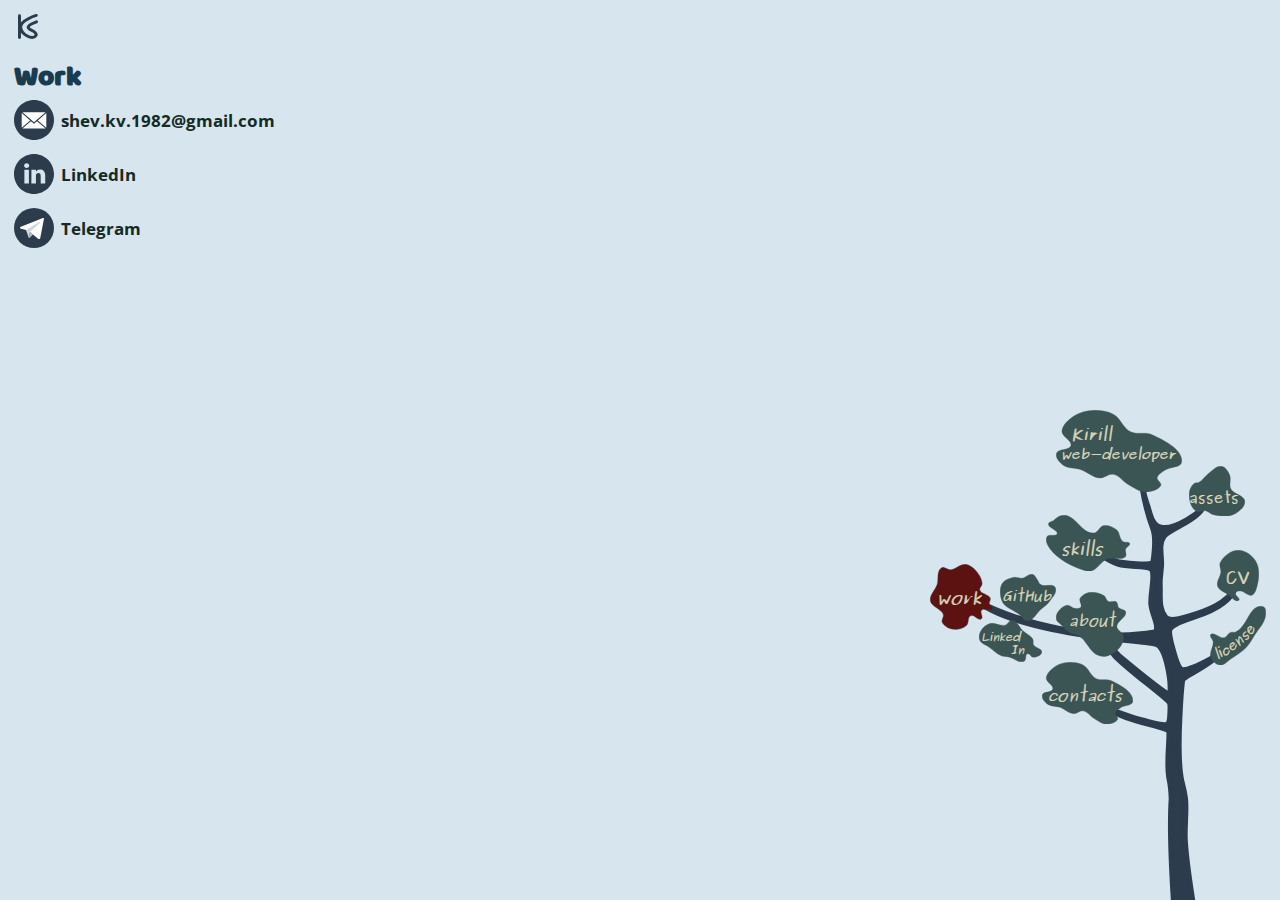
<file: work.html>
<!DOCTYPE html>
<html lang="en">

<head>
  <meta charset="UTF-8">
  <meta name="viewport" content="width=device-width, initial-scale=1.0">
  <meta http-equiv="X-UA-Compatible" content="ie=edge">
  <title>Kirill's work</title>
  <link rel="shortcut icon" href="images/favicon.ico" type="image/x-icon">
  <link href="https://fonts.googleapis.com/css?family=Open+Sans:400,700&display=swap" rel="stylesheet">
  <link rel="stylesheet" href="stylesheets/main.css">
</head>

<body>
  <div class="page-wrapper">

    <a href="index.html" class="logo-link">
      <img src="images/logo-v4.svg" alt="Logo image" class="logo logo-is-not-main-page">
    </a>

    <nav class="breadcrumbs-nav is-aside">
      <ul class="breadcrumbs-nav-list">
        <li class="breadcrumbs-nav-item">
          <a href="index.html" class="breadcrumbs-nav-link">Home</a>
        </li>
        <li class="breadcrumbs-nav-item">
          <span class="breadcrumbs-nav-link">Work</span>
        </li>
      </ul>
    </nav>

    <main class="layout-main-content">
      <section class="contacts-section">
        <h1 class="main-heading">Work</h1>
        <ul class="contacts-list">
          <li class="contacts-list-item">
            <a href="mailto:shev.kv.1982@gmail.com" class="contacts-list-link">
              <img src="images/e-mail-icon.svg" alt="E-mail icon" class="contacts-icon e-mail-icon">
              <span class="contacts-list-text">shev.kv.1982@gmail.com</span>
            </a>
          </li>
          <li class="contacts-list-item">
            <a href="" class="contacts-list-link">
              <img src="images/linkedin-icon.svg" alt="LinkedIn icon" class="contacts-icon linkedin-icon">
              <span class="contacts-list-text">LinkedIn</span>
            </a>
          </li>
          <li class="contacts-list-item">
            <a href="tg://resolve?domain=Kirill Shevtsov" class="contacts-list-link">
              <img src="images/telegram-app-icon.svg" alt="Telegram messenger icon" class="contacts-icon telegram-icon">
              <span class="contacts-list-text">Telegram</span>
            </a>
          </li>
        </ul>
      </section>
    </main>

    <nav class="main-nav-menu is-small-screens">

      <svg class="main-nav-menu-stem" xmlns="http://www.w3.org/2000/svg" viewBox="0 0 250 410.00001">
        <path
          d="M189.09227 407.6827s-3.96926-62.99088-1.89234-93.15968c-.35021-9.70627-.83456-13.20243-1.84737-17.45971-3.99158-17.05857 2.28628-45.39973-1.89816-47.07225-16.55381-6.61662-34.03915-6.68779-66.97052-24.37011 0 0 33.84861 12.56067 43.6467 14.96865 9.79807 2.408 21.20367 5.96957 23.75277 3.55325 2.54908-2.4162 2.45597-18.07858 1.70403-19.49957-2.52518-4.77204-43.11899-34.03001-52.11388-45.03836-10.4341-12.76985-17.80654-28.61694-17.80654-28.61694s14.11005 22.36222 26.31772 32.31539c12.20764 9.95307 33.62635 28.01867 43.79683 33.72289 1.6756-11.78756-3.42093-45.88985-13.77267-47.71685-5.49253-3.33919-127.337233-6.81579-170.5355341-42.40302C49.401203 152.95483 124.29043 166.48253 171.44116 157.91683c6.24584-3.13943-2.61753-15.8209-3.36084-26.30475-.74343-10.48387 4.74779-29.39917-.006-32.949969-4.75417-3.550807-20.95764-1.225212-30.534-4.234437-6.36522-2.00031-17.06429-8.925442-17.06429-8.925442s11.46636 5.385645 17.90293 6.494869c10.27755 1.770993 31.59352 3.450388 31.59352 0 0 0 3.68003-21.118657 0-30.850132-7.77538-20.56108-10.99837-38.019218-12.63739-60.8884906 0 0 2.8342 25.2478256 7.36539 37.3448706 2.81835 7.524219 3.73176 18.948031 12.18569 21.535243 13.92352 4.26109 39.80982-17.142995 39.80982-17.142995-6.95204 11.755236-31.14143 19.594627-36.15166 26.097038-5.52906 7.837849-1.6478 18.528643-2.36137 27.798317-.46637 6.058298-1.56595 12.117028-1.25475 18.181308.51404 10.01719-1.78218 21.43383 5.1437 29.81271 3.79828 4.59514 14.46688 1.1053 21.17133-.90707 16.99151-5.1 36.65965-12.22833 44.50531-27.16429-3.79055 13.06452-20.57874 22.04821-37.48502 27.62554-11.0079 3.57664-20.78655 7.59643-23.72332 11.28623-2.93675 3.68975 5.74867 32.95853 9.12957 37.28911 3.16703 4.05668 19.97385-4.31442 28.59213-9.07419 4.97915-2.74992 12.6939-10.89133 12.6939-10.89133-4.11878 13.31754-38.49886 28.18032-38.88568 30.80086-.3868 2.62052-6.17625 61.93631-1.5553 91.29687 1.07983 6.86097 2.81979 9.29288 4.19964 20.30094 1.3799 11.00809-.9639 26.20906-.20162 39.28941 1.05179 18.04782 6.61007 53.94396 6.61007 53.94396z"
          fill="#2c3c4c" fill-rule="evenodd" stroke="#2c3c4c" stroke-width="4.6342197" />
      </svg>

      <ul class="main-nav-menu-list">

        <li class="main-nav-menu-item">
          <a href="index.html" class="main-nav-menu-link">
            <svg class="main-nav-menu-leaf leaf-item-home" xmlns="http://www.w3.org/2000/svg"
              viewBox="0 0 115 75.000001">
              <path d="M81.593811 74.80084c-5.96566-.023-10.75752-4.1255-15.67041-6.779-5.05217-2.7289-8.01033-8.4756-14.04948-9.3212-4.15088-.5814-7.68556
                         3.6597-11.888011 3.3894-6.59107-.4236-11.217876-5.5755-17.291701-7.6265-5.023208-1.6962-11.583156-.9638-15.6705853-3.813-3.977285-2.7726-8.041795-7.4496-6.484282-11.4398
                         1.491697-3.822 11.5259053-2.5215 12.9687293-6.3554
                         1.801579-4.787-8.5138543-8.5769-8.1055623-13.5578.451988-5.51286
                         5.8535173-10.52361 11.3478013-13.98182C21.682442 2.21126 28.265982.48858 34.582216.23144c5.933366-.24163
                         12.296445.86751 17.291705 3.38951 7.54479 3.80926 8.97537 13.01198 16.75134 16.52398 5.36371 2.42254
                         12.97074-.25203 18.37228 2.11845 12.4975 5.48406 30.089519 14.79226 27.558589 25.84496-1.02651 4.4829-10.70178
                         3.8316-15.130229 6.779-2.83091 1.8841-6.39086 3.9101-7.02466 6.7791-.55426 2.5087 4.41271 4.8277 3.24207
                         7.2027-1.91726 3.8902-8.73049 5.953-14.0495 5.9317z" />
              <text class="main-nav-menu-leaf-text leaf-item-home-text" x="14" y="27">Kirill<tspan
                  class="leaf-item-home-text-sub" x="-3" y="45">
                  web-developer</tspan></text>
            </svg>
            <span class="main-nav-menu-text">Home</span>
          </a>
        </li>

        <li class="main-nav-menu-item">
          <a href="skills.html" class="main-nav-menu-link">
            <svg class="main-nav-menu-leaf leaf-item-skills" xmlns="http://www.w3.org/2000/svg"
              viewBox="0 0 67.000001 45.000001">
              <path d="M48.961028 34.935c-5.26691 2.0173-7.28973 8.1502-12.78782
                         9.7021-1.7327.489-3.77049.1665-5.48049-.3734-10.736572-3.3882-21.3874168-9.1473-27.4025228-17.1649-2.184654-2.912-4.471426-7.165-2.283552-10.0752
                         1.411898-1.8782 6.856391.2099 7.764043-1.8658
                         1.3638898-3.1188-7.479103-4.9374-6.850614-8.2094.269116-1.401
                         2.779345-1.7017 4.110368-2.612 1.570533-1.0742 2.728524-2.621 4.5670918-3.3585C12.125419.3651
                         13.96801-.0988 15.621329.2317c9.169539 1.8325 12.944139 14.4381 22.378709 14.1798 3.66425-.1006
                         4.60672-5.4661 8.22074-5.9705 3.56695-.4978 7.45557 1.2954 10.0476 3.3584 2.97842 2.3706
                         1.95049 7.0405 5.02378 9.3289 1.42331 1.0597 4.80128.021 5.48052 1.4926.74602 1.6169-2.58527
                         2.8237-3.19695 4.4779-.74982 2.0277 1.31161 4.7946-.45672
                         6.3436-3.24569 2.8431-9.84941-.1575-14.15798 1.4926z" />
              <text class="main-nav-menu-leaf-text leaf-item-skills-text" x="12" y="32">skills</text>
            </svg>
            <span class="main-nav-menu-text">Skills</span>
          </a>
        </li>

        <li class="main-nav-menu-item">
          <a href="work.html" class="main-nav-menu-link">
            <svg class="main-nav-menu-leaf leaf-item-work" xmlns="http://www.w3.org/2000/svg"
              viewBox="0 0 47 49.000001">
              <path d="M27.221503 45.8849c-2.535033 2.1452-6.495531
                         3.3387-9.936273 2.8755-3.277793-.4412-6.783206-2.3984-8.1619523-5.1119-.9401658-1.8502 1.3901623-4.1303.7097129-6.0704-1.4641253-4.1749-8.7023507-5.5983-9.5814279-9.9043-.8659811-4.2418
                         3.5571461-8.0192 4.968147-12.1407 1.436557-4.1963-.6488929-10.544
                         3.5486879-12.78 2.0001674-1.0653 4.4308214
                         1.813 6.7424804 1.5976 2.894095-.2698 5.055045-2.6644 7.807111-3.5146 1.141004-.3524 2.369208-.8668
                         3.548681-.6389 2.984683.5768 5.533341 2.6549 7.452225 4.7924 2.431051 2.7081 4.444791 6.1061
                         4.613283 9.5849.0815 1.6823-2.270206 3.1687-1.774351 4.7925.911677 2.985 6.601365 3.1709
                         7.807101 6.0704.586607 1.4105-1.030734 2.9947-.709739 4.4728.31536 1.452 3.240033 2.5204
                         2.484078 3.8339-1.256206 2.1832-6.26908-1.1331-8.161963.6389-1.723738 1.6141 1.715446
                         5.4689-.354865 6.7095-2.305201
                         1.3814-5.283818-3.5828-7.807089-2.5559-2.66222 1.0834-1.064964 5.547-3.193847 7.3483z"
                fill="#5D1212" />
              <text class="main-nav-menu-leaf-text leaf-item-work-text" x="5" y="30">work</text>
            </svg>

            <span class="main-nav-menu-text">Work</span>
          </a>
        </li>

        <li class="main-nav-menu-item">
          <a href="https://github.com/AeroKir" target="_blank" rel="noopener noreferrer" class="main-nav-menu-link">
            <svg class="main-nav-menu-leaf leaf-item-github" xmlns="http://www.w3.org/2000/svg"
              viewBox="0 0 45 38.000001">
              <path d="M22.030869 37.858389c-1.7299.08359-3.137602-1.652786-4.3695-3.16369-4.119508-5.052514-12.9970273-6.803948-15.6058005-11.951607-2.0339-4.229242-2.7565-10.244885-.6242-14.4122199
                         1.8122-3.5416343 6.1119-4.8492813 9.6754995-5.6243043 2.1549-.46865 4.373901.982753 6.554501.703044
                         2.9418-.377362 5.5452-3.9298499 8.427-3.1636749 1.8615.494952 2.8282 2.9194449 4.0575 4.5697619.8161
                         1.095716 1.1233 2.7299083 2.1848 3.5151733 3.4618 2.5611079 10.3377-1.370108 12.1723 2.8121299 1.5872
                         3.617735-2.4628 7.728824-4.6817 10.897062-1.8314
                         2.615065-4.551 4.255359-6.8664 6.327333-3.6008 3.222101-6.3294 9.269003-10.924 9.490992z" />
              <text class="main-nav-menu-leaf-text leaf-item-github-text" x="2" y="22">GitHub</text>
            </svg>

            <span class="main-nav-menu-text">GitHub</span>
          </a>
        </li>

        <li class="main-nav-menu-item">
          <a href="https://www.linkedin.com/in/kirill-shevtsov-0a4374138" target="_blank" rel="noopener noreferrer" class="main-nav-menu-link">
            <svg class="main-nav-menu-leaf leaf-item-linkedin" xmlns="http://www.w3.org/2000/svg"
              viewBox="0 0 60.000001 40.000001">
              <path d="M51.606284 35.5133c-2.141482-.023-3.348708-3.8653-5.394142-3.2705-2.626456.7635-.688838
                         6.0306-3.173032 7.1356-4.685665
                         2.0846-9.868466-3.0323-14.91321-4.1624-2.300224-.5153-4.81527-.2982-6.980651-1.1893-4.493395-1.8492-7.846492-5.5259-11.740204-8.325-2.870347-2.0635-7.090489-3.149-8.567159-6.2438-1.254939-2.63-.717651-6.0351.634584-8.6223
                         1.746172-3.341 5.103925-6.2972 8.884484-7.4332 4.660239-1.4001 9.896953 2.7683 14.595914
                         1.4869 2.601055-.7095 3.642417-4.9165 6.34605-4.7572 5.001549.2945 6.861268 6.8515 10.470982 10.1088
                         3.074845 2.7747 7.569347 4.4693 9.519082 8.0277.874893 1.5969-.212739 3.7421.634614 5.3518 1.621438
                         3.0804 8.322802 3.7207 7.932574 7.1358-.343789 3.0083-5.021157 4.7914-8.249886 4.7571z" />
              <text class="main-nav-menu-leaf-text leaf-item-linkedin-text" x="2" y="20">Linked<tspan x="30" y="32">In
                </tspan></text>
            </svg>

            <span class="main-nav-menu-text">LinkedIn</span>
          </a>
        </li>

        <li class="main-nav-menu-item">
          <a href="about.html" class="main-nav-menu-link">
            <svg class="main-nav-menu-leaf leaf-item-about" xmlns="http://www.w3.org/2000/svg"
              viewBox="0 0 65.000001 60.000001">
              <path
                d="M42.274825 59.77054c-10.79448-1.5281-13.05915-14.7402-22.11196-19.7536-1.95493-1.0827-4.66781-.9825-6.63359-2.0524-3.9606098-2.1549-6.7032298-5.5165-9.7923998-8.4655-1.11906-1.0684-2.6659-1.991-3.15886-3.3352-.78372-2.1371-.55841-4.6605.63176-6.67
                         1.87294-3.1623 5.19448-6.7135 9.4765598-7.1831 2.47371-.2711 4.16693 2.5113 6.63357 2.822 1.79619.2264
                         4.22299.3755 5.37006-.7696 2.19373-2.1902-1.84009-5.9283-.3159-8.46578 1.71754-2.85911 5.61628-5.10359
                         9.47656-5.64387 4.33341-.60636 9.14541.90606 12.63539 3.07852 2.06403 1.28491 1.86265 4.31963 4.10652
                         5.38733 2.09153.9953 5.31053-.9076 7.26534.2566 1.98771 1.1837 1.0267 4.0555 2.5271 5.6438 1.56469
                         1.6563 5.65874 1.5736 6.31768 3.5915 1.64208 5.0284-8.51464 8.9131-8.21299 14.1096.18453 3.1789 5.53516
                         5.0495 6.00182 8.2093.64257 4.3509-1.30364 9.1908-4.73829 12.5703-3.71794 3.6583-9.72431 7.4845-15.47837 6.6701z" />
              <text class="main-nav-menu-leaf-text leaf-item-about-text" x="12" y="32">about</text>
            </svg>

            <span class="main-nav-menu-text">About</span>
          </a>
        </li>

        <li class="main-nav-menu-item">
          <a href="contacts.html" class="main-nav-menu-link" id="contacts-link">
            <svg class="main-nav-menu-leaf leaf-item-contacts" xmlns="http://www.w3.org/2000/svg"
              viewBox="0 0 70.000001 48.000001">
              <path d="M49.664604 47.8757c-3.630975-.015-6.547519-2.6406-9.537717-4.3392-3.074915-1.7466-4.875438-5.425-8.551125-5.9663-2.526363-.3722-4.677744
                         2.3425-7.235493
                         2.1695-4.011643-.2711-6.827639-3.5687-10.524443-4.8816-3.057363-1.0857-7.0499755-.6169-9.5377383-2.4407C1.8573255
                         30.6428-.6164817 27.6491.3314509 25.095c.9079576-2.4464 7.015175-1.614 7.8932736-4.0679
                         1.0965136-3.0642-5.1818595-5.4901-4.9333114-8.6782.2751063-3.5288
                         3.5626485-6.7361 6.9066599-8.9496C13.200007 1.4122 17.207023.3095 21.051361.145c3.611232-.1547
                         7.484081.5552 10.524401 2.1695 4.592069 2.4383 5.462845 8.3288 10.195549 10.5768 3.264601 1.5506
                         7.894557-.1614 11.182171 1.356 7.606524 3.5102 18.313695
                         9.4684 16.773302 16.5429-.624813 2.8695-6.513544
                         2.4525-9.208872 4.3392-1.723038 1.206-3.889802 2.5028-4.275543 4.3392-.337329 1.6057 2.685754
                         3.0902 1.97332 4.6103-1.16698 2.49-5.313815 3.8105-8.551085 3.7968z" />
              <text class="main-nav-menu-leaf-text leaf-item-contacts-text" x="5" y="30">contacts</text>
            </svg>

            <span class="main-nav-menu-text">Contacts</span>
          </a>
        </li>

        <li class="main-nav-menu-item">
          <a href="assets.html" class="main-nav-menu-link">
            <svg class="main-nav-menu-leaf leaf-item-assets" xmlns="http://www.w3.org/2000/svg"
              viewBox="0 0 50.000001 45.000001">
              <path d="M6.9507171 40.6108C1.6665831 37.7543.1041631 30.7437.1362361 25.231c.02009-3.476
                         1.493746-7.3519 4.40937-9.6572 1.140217-.9014 3.100655-.377 4.409361-1.0729 3.4908719-1.8563
                         5.2632609-5.5829 8.4178809-7.8688 3.54028-2.5653 7.117582-7.0596 11.624671-6.438 3.652335.5035
                         5.790189 4.4685 7.21534 7.511 1.861366 3.9739-.864161 8.984 1.20257 12.8761 2.468031 4.6479
                         11.997524 5.6013 12.42639 10.7302.425505 5.0889-5.294981 9.9001-10.42216 12.1609-5.270679
                         2.3239-11.946255 1.3157-17.637442
                         0-2.66339-.6158-4.519416-3.0864-7.21533-3.5769-2.50129-.4549-5.4328679
                         1.8957-7.6161699.7154z" />
              <text class="main-nav-menu-leaf-text leaf-item-assets-text" x="0" y="33">assets</text>
            </svg>
            <span class="main-nav-menu-text">Assets</span>
          </a>
        </li>

        <li class="main-nav-menu-item">
          <a href="cv.html" class="main-nav-menu-link">
            <svg class="main-nav-menu-leaf leaf-item-cv" xmlns="http://www.w3.org/2000/svg" viewBox="0 0 37 45.000001">
              <path d="M.4338345 31.7162c-1.393538-3.959 2.5849263-8.0346
                         2.9624857-12.1787.2597396-2.8509-1.8200573-5.979-.4937693-8.5702C5.6908769 5.519
                         12.121138.2862 18.702618.1417 24.863379.0066 31.0171 4.6922 34.008916 9.6141c4.157984
                         6.8402 3.114625 15.8763.987488 23.4552-.715029 2.5479-1.715357 5.9264-4.443753 6.7661-3.359725
                         1.034-6.331311-3.5135-9.875036-3.6086-1.560678-.042-3.786824.058-4.443743 1.3532-1.118769
                         2.2037 4.973242 5.1766 2.962475 6.7661-2.732546
                         2.1598-6.45595-3.0241-9.3812761-4.9619-3.3970751-2.2499-8.0967682-4.0187-9.3812364-7.668z" />
              <text class="main-nav-menu-leaf-text leaf-item-cv-text" x="7" y="30">CV</text>
            </svg>

            <span class="main-nav-menu-text">CV</span>
          </a>
        </li>

        <li class="main-nav-menu-item">
          <a href="license.html" class="main-nav-menu-link">
            <svg class="main-nav-menu-leaf leaf-item-license" xmlns="http://www.w3.org/2000/svg"
              viewBox="0 0 50.000001 53.000001">
              <path d="M.7814338 45.48166c-1.6489723-4.2563
                         2.3653544-8.846 2.0535344-13.3125-.1645501-2.357-4.0989107-5.2446-2.0535344-6.8712
                         2.9816645-2.3715 7.8164554 3.8408 11.8078362 3.0062 2.58259-.5402 3.24783-3.7593
                         5.647181-4.724 1.39668-.5614 3.24452.1662 4.620491-.4294C33.620593 18.48636 35.211784-2.02257
                         46.985906.39021c3.42656.70225 2.91641 5.65235 2.56691 8.58885-.75079 6.3079-6.232261 11.5649-9.754281
                         17.1778-2.387261 3.8046-4.451221 7.8377-7.700752 11.1655-3.75789 3.8485-8.662941 6.822-13.347942
                         9.8771-3.107081 2.0261-5.837491
                         5.9374-9.7542418 5.5827-3.9718207-.3596-6.9825382-4.1213-8.2141654-7.3005z" />

              <svg xmlns="http://www.w3.org/2000/svg" xmlns:xlink="http://www.w3.org/1999/xlink" viewBox="0 0 30 25">
                <defs>
                  <path id="a" d="M937.5 1039.6122c21-9.5 32.5-34.75 32.5-34.75" fill="none" fill-rule="evenodd"
                    stroke="#fff" />
                </defs>
                <text class="main-nav-menu-leaf-text leaf-item-license-text"
                  transform="matrix(1.03623 0 0 .98352 -967.88525 -996.951359)">
                  <textPath xlink:href="#a">
                    <tspan>license</tspan>
                  </textPath>
                </text>
              </svg>

            </svg>

            <span class="main-nav-menu-text">License</span>
          </a>
        </li>

      </ul>
    </nav>

  </div>
  <!-- <script src="js/handler-contacts.js"></script> -->
</body>

</html>
</file>
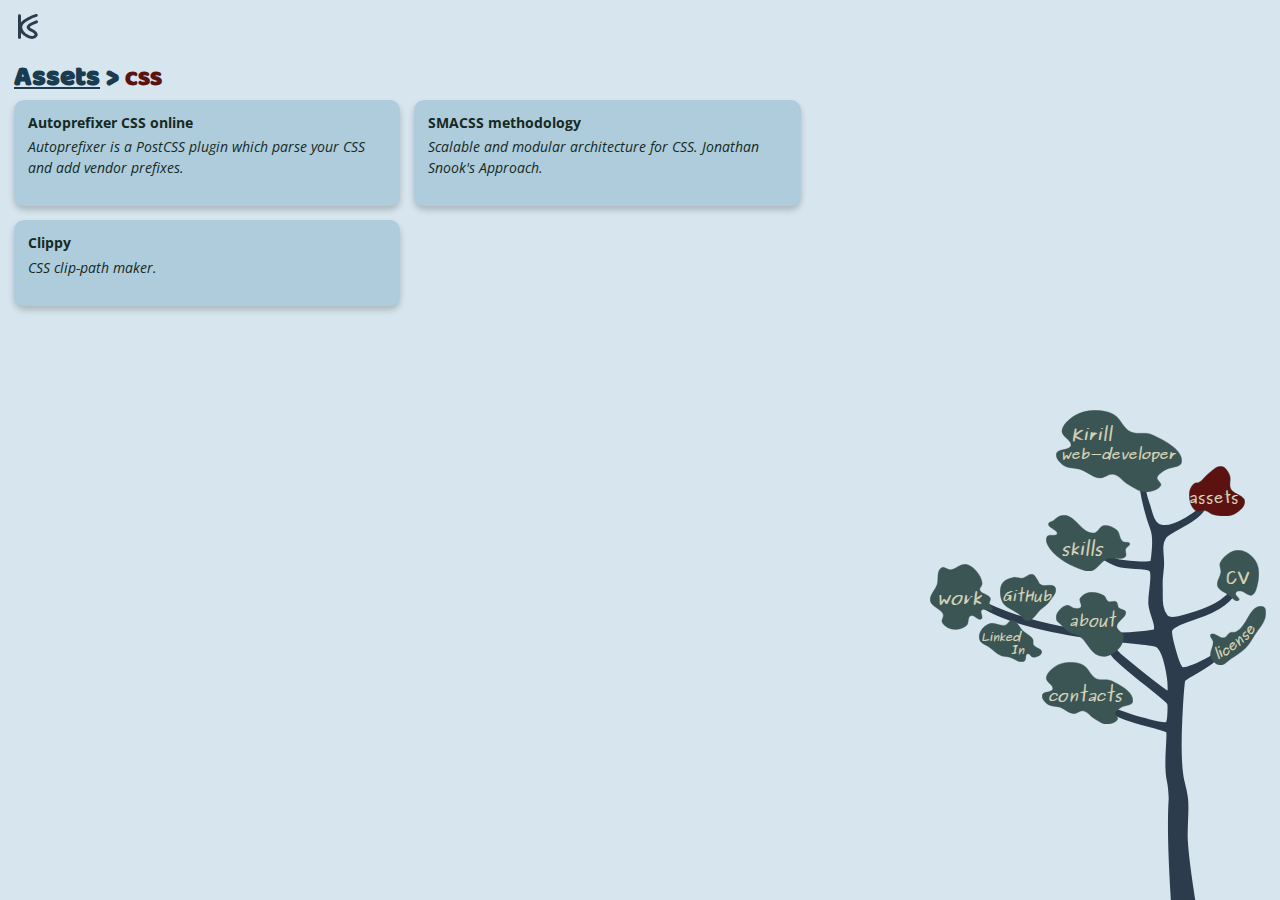
<file: assets/assets-css.html>
<!DOCTYPE html>
<html lang="en">

<head>
  <meta charset="UTF-8">
  <meta name="viewport" content="width=device-width, initial-scale=1.0">
  <meta http-equiv="X-UA-Compatible" content="ie=edge">
  <title>Assets. CSS</title>
  <link rel="shortcut icon" href="../images/favicon.ico" type="image/x-icon">
  <link href="https://fonts.googleapis.com/css?family=Open+Sans:400,700&display=swap" rel="stylesheet">
  <link rel="stylesheet" href="../stylesheets/main.css">
</head>

<body>
  <div class="page-wrapper">

    <a href="../index.html" class="logo-link">
      <img src="../images/logo-v4.svg" alt="Logo image" class="logo logo-is-not-main-page">
    </a>

    <nav class="breadcrumbs-nav is-aside">
      <ul class="breadcrumbs-nav-list">
        <li class="breadcrumbs-nav-item">
          <a href="../index.html" class="breadcrumbs-nav-link">Home</a>
        </li>
        <li class="breadcrumbs-nav-item">
          <a href="../assets.html" class="breadcrumbs-nav-link">Assets</a>
        </li>
        <li class="breadcrumbs-nav-item">
          <span class="breadcrumbs-nav-link">CSS</span>
        </li>
      </ul>
    </nav>

    <main class="layout-main-content">
      <section class="section assets-section">
        <h1 class="main-heading"><a href="../assets.html">Assets</a> &#62; <span>CSS</span></h1>
        <ul class="assets-list">
          <li class="assets-item">
            <a href="http://autoprefixer.github.io/" target="_blank" rel="noopener noreferrer">
              <div class="layout-item-content-wrapper">
                <h2 class="item-heading">Autoprefixer CSS online</h2>
                <p>Autoprefixer is a PostCSS plugin which parse your CSS and add vendor prefixes.</p>
              </div>
            </a>
          </li>
          <li class="assets-item">
            <a href="http://smacss.com/book/" target="_blank" rel="noopener noreferrer">
              <div class="layout-item-content-wrapper">
                <h2 class="item-heading">SMACSS methodology</h2>
                <p>Scalable and modular architecture for CSS. Jonathan Snook's Approach.</p>
              </div>
            </a>
          </li>
          <li class="assets-item">
            <a href="https://bennettfeely.com/clippy/" target="_blank" rel="noopener noreferrer">
              <div class="layout-item-content-wrapper">
                <h2 class="item-heading">Clippy</h2>
                <p>CSS clip-path maker.</p>
              </div>
            </a>
          </li>
        </ul>
      </section>
    </main>

    <nav class="main-nav-menu is-small-screens">

      <svg class="main-nav-menu-stem" xmlns="http://www.w3.org/2000/svg" viewBox="0 0 250 410.00001">
        <path
          d="M189.09227 407.6827s-3.96926-62.99088-1.89234-93.15968c-.35021-9.70627-.83456-13.20243-1.84737-17.45971-3.99158-17.05857 2.28628-45.39973-1.89816-47.07225-16.55381-6.61662-34.03915-6.68779-66.97052-24.37011 0 0 33.84861 12.56067 43.6467 14.96865 9.79807 2.408 21.20367 5.96957 23.75277 3.55325 2.54908-2.4162 2.45597-18.07858 1.70403-19.49957-2.52518-4.77204-43.11899-34.03001-52.11388-45.03836-10.4341-12.76985-17.80654-28.61694-17.80654-28.61694s14.11005 22.36222 26.31772 32.31539c12.20764 9.95307 33.62635 28.01867 43.79683 33.72289 1.6756-11.78756-3.42093-45.88985-13.77267-47.71685-5.49253-3.33919-127.337233-6.81579-170.5355341-42.40302C49.401203 152.95483 124.29043 166.48253 171.44116 157.91683c6.24584-3.13943-2.61753-15.8209-3.36084-26.30475-.74343-10.48387 4.74779-29.39917-.006-32.949969-4.75417-3.550807-20.95764-1.225212-30.534-4.234437-6.36522-2.00031-17.06429-8.925442-17.06429-8.925442s11.46636 5.385645 17.90293 6.494869c10.27755 1.770993 31.59352 3.450388 31.59352 0 0 0 3.68003-21.118657 0-30.850132-7.77538-20.56108-10.99837-38.019218-12.63739-60.8884906 0 0 2.8342 25.2478256 7.36539 37.3448706 2.81835 7.524219 3.73176 18.948031 12.18569 21.535243 13.92352 4.26109 39.80982-17.142995 39.80982-17.142995-6.95204 11.755236-31.14143 19.594627-36.15166 26.097038-5.52906 7.837849-1.6478 18.528643-2.36137 27.798317-.46637 6.058298-1.56595 12.117028-1.25475 18.181308.51404 10.01719-1.78218 21.43383 5.1437 29.81271 3.79828 4.59514 14.46688 1.1053 21.17133-.90707 16.99151-5.1 36.65965-12.22833 44.50531-27.16429-3.79055 13.06452-20.57874 22.04821-37.48502 27.62554-11.0079 3.57664-20.78655 7.59643-23.72332 11.28623-2.93675 3.68975 5.74867 32.95853 9.12957 37.28911 3.16703 4.05668 19.97385-4.31442 28.59213-9.07419 4.97915-2.74992 12.6939-10.89133 12.6939-10.89133-4.11878 13.31754-38.49886 28.18032-38.88568 30.80086-.3868 2.62052-6.17625 61.93631-1.5553 91.29687 1.07983 6.86097 2.81979 9.29288 4.19964 20.30094 1.3799 11.00809-.9639 26.20906-.20162 39.28941 1.05179 18.04782 6.61007 53.94396 6.61007 53.94396z"
          fill="#2c3c4c" fill-rule="evenodd" stroke="#2c3c4c" stroke-width="4.6342197" />
      </svg>

      <ul class="main-nav-menu-list">

        <li class="main-nav-menu-item">
          <a href="../index.html" class="main-nav-menu-link">
            <svg class="main-nav-menu-leaf leaf-item-home" xmlns="http://www.w3.org/2000/svg"
              viewBox="0 0 115 75.000001">
              <path d="M81.593811 74.80084c-5.96566-.023-10.75752-4.1255-15.67041-6.779-5.05217-2.7289-8.01033-8.4756-14.04948-9.3212-4.15088-.5814-7.68556
                         3.6597-11.888011 3.3894-6.59107-.4236-11.217876-5.5755-17.291701-7.6265-5.023208-1.6962-11.583156-.9638-15.6705853-3.813-3.977285-2.7726-8.041795-7.4496-6.484282-11.4398
                         1.491697-3.822 11.5259053-2.5215 12.9687293-6.3554
                         1.801579-4.787-8.5138543-8.5769-8.1055623-13.5578.451988-5.51286
                         5.8535173-10.52361 11.3478013-13.98182C21.682442 2.21126 28.265982.48858 34.582216.23144c5.933366-.24163
                         12.296445.86751 17.291705 3.38951 7.54479 3.80926 8.97537 13.01198 16.75134 16.52398 5.36371 2.42254
                         12.97074-.25203 18.37228 2.11845 12.4975 5.48406 30.089519 14.79226 27.558589 25.84496-1.02651 4.4829-10.70178
                         3.8316-15.130229 6.779-2.83091 1.8841-6.39086 3.9101-7.02466 6.7791-.55426 2.5087 4.41271 4.8277 3.24207
                         7.2027-1.91726 3.8902-8.73049 5.953-14.0495 5.9317z" />
              <text class="main-nav-menu-leaf-text leaf-item-home-text" x="14" y="27">Kirill<tspan
                  class="leaf-item-home-text-sub" x="-3" y="45">
                  web-developer</tspan></text>
            </svg>
            <span class="main-nav-menu-text">Home</span>
          </a>
        </li>

        <li class="main-nav-menu-item">
          <a href="../skills.html" class="main-nav-menu-link">
            <svg class="main-nav-menu-leaf leaf-item-skills" xmlns="http://www.w3.org/2000/svg"
              viewBox="0 0 67.000001 45.000001">
              <path d="M48.961028 34.935c-5.26691 2.0173-7.28973 8.1502-12.78782
                         9.7021-1.7327.489-3.77049.1665-5.48049-.3734-10.736572-3.3882-21.3874168-9.1473-27.4025228-17.1649-2.184654-2.912-4.471426-7.165-2.283552-10.0752
                         1.411898-1.8782 6.856391.2099 7.764043-1.8658
                         1.3638898-3.1188-7.479103-4.9374-6.850614-8.2094.269116-1.401
                         2.779345-1.7017 4.110368-2.612 1.570533-1.0742 2.728524-2.621 4.5670918-3.3585C12.125419.3651
                         13.96801-.0988 15.621329.2317c9.169539 1.8325 12.944139 14.4381 22.378709 14.1798 3.66425-.1006
                         4.60672-5.4661 8.22074-5.9705 3.56695-.4978 7.45557 1.2954 10.0476 3.3584 2.97842 2.3706
                         1.95049 7.0405 5.02378 9.3289 1.42331 1.0597 4.80128.021 5.48052 1.4926.74602 1.6169-2.58527
                         2.8237-3.19695 4.4779-.74982 2.0277 1.31161 4.7946-.45672
                         6.3436-3.24569 2.8431-9.84941-.1575-14.15798 1.4926z" />
              <text class="main-nav-menu-leaf-text leaf-item-skills-text" x="12" y="32">skills</text>
            </svg>
            <span class="main-nav-menu-text">Skills</span>
          </a>
        </li>

        <li class="main-nav-menu-item">
          <a href="../work.html" class="main-nav-menu-link">
            <svg class="main-nav-menu-leaf leaf-item-work" xmlns="http://www.w3.org/2000/svg"
              viewBox="0 0 47 49.000001">
              <path d="M27.221503 45.8849c-2.535033 2.1452-6.495531
                         3.3387-9.936273 2.8755-3.277793-.4412-6.783206-2.3984-8.1619523-5.1119-.9401658-1.8502 1.3901623-4.1303.7097129-6.0704-1.4641253-4.1749-8.7023507-5.5983-9.5814279-9.9043-.8659811-4.2418
                         3.5571461-8.0192 4.968147-12.1407 1.436557-4.1963-.6488929-10.544
                         3.5486879-12.78 2.0001674-1.0653 4.4308214
                         1.813 6.7424804 1.5976 2.894095-.2698 5.055045-2.6644 7.807111-3.5146 1.141004-.3524 2.369208-.8668
                         3.548681-.6389 2.984683.5768 5.533341 2.6549 7.452225 4.7924 2.431051 2.7081 4.444791 6.1061
                         4.613283 9.5849.0815 1.6823-2.270206 3.1687-1.774351 4.7925.911677 2.985 6.601365 3.1709
                         7.807101 6.0704.586607 1.4105-1.030734 2.9947-.709739 4.4728.31536 1.452 3.240033 2.5204
                         2.484078 3.8339-1.256206 2.1832-6.26908-1.1331-8.161963.6389-1.723738 1.6141 1.715446
                         5.4689-.354865 6.7095-2.305201
                         1.3814-5.283818-3.5828-7.807089-2.5559-2.66222 1.0834-1.064964 5.547-3.193847 7.3483z" />
              <text class="main-nav-menu-leaf-text leaf-item-work-text" x="5" y="30">work</text>
            </svg>

            <span class="main-nav-menu-text">Work</span>
          </a>
        </li>

        <li class="main-nav-menu-item">
          <a href="https://github.com/AeroKir" target="_blank" rel="noopener noreferrer" class="main-nav-menu-link">
            <svg class="main-nav-menu-leaf leaf-item-github" xmlns="http://www.w3.org/2000/svg"
              viewBox="0 0 45 38.000001">
              <path d="M22.030869 37.858389c-1.7299.08359-3.137602-1.652786-4.3695-3.16369-4.119508-5.052514-12.9970273-6.803948-15.6058005-11.951607-2.0339-4.229242-2.7565-10.244885-.6242-14.4122199
                         1.8122-3.5416343 6.1119-4.8492813 9.6754995-5.6243043 2.1549-.46865 4.373901.982753 6.554501.703044
                         2.9418-.377362 5.5452-3.9298499 8.427-3.1636749 1.8615.494952 2.8282 2.9194449 4.0575 4.5697619.8161
                         1.095716 1.1233 2.7299083 2.1848 3.5151733 3.4618 2.5611079 10.3377-1.370108 12.1723 2.8121299 1.5872
                         3.617735-2.4628 7.728824-4.6817 10.897062-1.8314
                         2.615065-4.551 4.255359-6.8664 6.327333-3.6008 3.222101-6.3294 9.269003-10.924 9.490992z" />
              <text class="main-nav-menu-leaf-text leaf-item-github-text" x="2" y="22">GitHub</text>
            </svg>

            <span class="main-nav-menu-text">GitHub</span>
          </a>
        </li>

        <li class="main-nav-menu-item">
          <a href="https://www.linkedin.com/in/kirill-shevtsov-0a4374138" target="_blank" rel="noopener noreferrer"
            class="main-nav-menu-link">
            <svg class="main-nav-menu-leaf leaf-item-linkedin" xmlns="http://www.w3.org/2000/svg"
              viewBox="0 0 60.000001 40.000001">
              <path d="M51.606284 35.5133c-2.141482-.023-3.348708-3.8653-5.394142-3.2705-2.626456.7635-.688838
                         6.0306-3.173032 7.1356-4.685665
                         2.0846-9.868466-3.0323-14.91321-4.1624-2.300224-.5153-4.81527-.2982-6.980651-1.1893-4.493395-1.8492-7.846492-5.5259-11.740204-8.325-2.870347-2.0635-7.090489-3.149-8.567159-6.2438-1.254939-2.63-.717651-6.0351.634584-8.6223
                         1.746172-3.341 5.103925-6.2972 8.884484-7.4332 4.660239-1.4001 9.896953 2.7683 14.595914
                         1.4869 2.601055-.7095 3.642417-4.9165 6.34605-4.7572 5.001549.2945 6.861268 6.8515 10.470982 10.1088
                         3.074845 2.7747 7.569347 4.4693 9.519082 8.0277.874893 1.5969-.212739 3.7421.634614 5.3518 1.621438
                         3.0804 8.322802 3.7207 7.932574 7.1358-.343789 3.0083-5.021157 4.7914-8.249886 4.7571z" />
              <text class="main-nav-menu-leaf-text leaf-item-linkedin-text" x="2" y="20">Linked<tspan x="30" y="32">In
                </tspan></text>
            </svg>

            <span class="main-nav-menu-text">LinkedIn</span>
          </a>
        </li>

        <li class="main-nav-menu-item">
          <a href="../about.html" class="main-nav-menu-link">
            <svg class="main-nav-menu-leaf leaf-item-about" xmlns="http://www.w3.org/2000/svg"
              viewBox="0 0 65.000001 60.000001">
              <path
                d="M42.274825 59.77054c-10.79448-1.5281-13.05915-14.7402-22.11196-19.7536-1.95493-1.0827-4.66781-.9825-6.63359-2.0524-3.9606098-2.1549-6.7032298-5.5165-9.7923998-8.4655-1.11906-1.0684-2.6659-1.991-3.15886-3.3352-.78372-2.1371-.55841-4.6605.63176-6.67
                         1.87294-3.1623 5.19448-6.7135 9.4765598-7.1831 2.47371-.2711 4.16693 2.5113 6.63357 2.822 1.79619.2264
                         4.22299.3755 5.37006-.7696 2.19373-2.1902-1.84009-5.9283-.3159-8.46578 1.71754-2.85911 5.61628-5.10359
                         9.47656-5.64387 4.33341-.60636 9.14541.90606 12.63539 3.07852 2.06403 1.28491 1.86265 4.31963 4.10652
                         5.38733 2.09153.9953 5.31053-.9076 7.26534.2566 1.98771 1.1837 1.0267 4.0555 2.5271 5.6438 1.56469
                         1.6563 5.65874 1.5736 6.31768 3.5915 1.64208 5.0284-8.51464 8.9131-8.21299 14.1096.18453 3.1789 5.53516
                         5.0495 6.00182 8.2093.64257 4.3509-1.30364 9.1908-4.73829 12.5703-3.71794 3.6583-9.72431 7.4845-15.47837 6.6701z" />
              <text class="main-nav-menu-leaf-text leaf-item-about-text" x="12" y="32">about</text>
            </svg>

            <span class="main-nav-menu-text">About</span>
          </a>
        </li>

        <li class="main-nav-menu-item">
          <a href="../contacts.html" class="main-nav-menu-link" id="contacts-link">
            <svg class="main-nav-menu-leaf leaf-item-contacts" xmlns="http://www.w3.org/2000/svg"
              viewBox="0 0 70.000001 48.000001">
              <path d="M49.664604 47.8757c-3.630975-.015-6.547519-2.6406-9.537717-4.3392-3.074915-1.7466-4.875438-5.425-8.551125-5.9663-2.526363-.3722-4.677744
                         2.3425-7.235493
                         2.1695-4.011643-.2711-6.827639-3.5687-10.524443-4.8816-3.057363-1.0857-7.0499755-.6169-9.5377383-2.4407C1.8573255
                         30.6428-.6164817 27.6491.3314509 25.095c.9079576-2.4464 7.015175-1.614 7.8932736-4.0679
                         1.0965136-3.0642-5.1818595-5.4901-4.9333114-8.6782.2751063-3.5288
                         3.5626485-6.7361 6.9066599-8.9496C13.200007 1.4122 17.207023.3095 21.051361.145c3.611232-.1547
                         7.484081.5552 10.524401 2.1695 4.592069 2.4383 5.462845 8.3288 10.195549 10.5768 3.264601 1.5506
                         7.894557-.1614 11.182171 1.356 7.606524 3.5102 18.313695
                         9.4684 16.773302 16.5429-.624813 2.8695-6.513544
                         2.4525-9.208872 4.3392-1.723038 1.206-3.889802 2.5028-4.275543 4.3392-.337329 1.6057 2.685754
                         3.0902 1.97332 4.6103-1.16698 2.49-5.313815 3.8105-8.551085 3.7968z" />
              <text class="main-nav-menu-leaf-text leaf-item-contacts-text" x="5" y="30">contacts</text>
            </svg>

            <span class="main-nav-menu-text">Contacts</span>
          </a>
        </li>

        <li class="main-nav-menu-item">
          <a href="../assets.html" class="main-nav-menu-link">
            <svg class="main-nav-menu-leaf leaf-item-assets" xmlns="http://www.w3.org/2000/svg"
              viewBox="0 0 50.000001 45.000001">
              <path d="M6.9507171 40.6108C1.6665831 37.7543.1041631 30.7437.1362361 25.231c.02009-3.476
                         1.493746-7.3519 4.40937-9.6572 1.140217-.9014 3.100655-.377 4.409361-1.0729 3.4908719-1.8563
                         5.2632609-5.5829 8.4178809-7.8688 3.54028-2.5653 7.117582-7.0596 11.624671-6.438 3.652335.5035
                         5.790189 4.4685 7.21534 7.511 1.861366 3.9739-.864161 8.984 1.20257 12.8761 2.468031 4.6479
                         11.997524 5.6013 12.42639 10.7302.425505 5.0889-5.294981 9.9001-10.42216 12.1609-5.270679
                         2.3239-11.946255 1.3157-17.637442
                         0-2.66339-.6158-4.519416-3.0864-7.21533-3.5769-2.50129-.4549-5.4328679
                         1.8957-7.6161699.7154z" fill="#5D1212" />
              <text class="main-nav-menu-leaf-text leaf-item-assets-text" x="0" y="33">assets</text>
            </svg>
            <span class="main-nav-menu-text">Assets</span>
          </a>
        </li>

        <li class="main-nav-menu-item">
          <a href="../cv.html" class="main-nav-menu-link">
            <svg class="main-nav-menu-leaf leaf-item-cv" xmlns="http://www.w3.org/2000/svg" viewBox="0 0 37 45.000001">
              <path d="M.4338345 31.7162c-1.393538-3.959 2.5849263-8.0346
                         2.9624857-12.1787.2597396-2.8509-1.8200573-5.979-.4937693-8.5702C5.6908769 5.519
                         12.121138.2862 18.702618.1417 24.863379.0066 31.0171 4.6922 34.008916 9.6141c4.157984
                         6.8402 3.114625 15.8763.987488 23.4552-.715029 2.5479-1.715357 5.9264-4.443753 6.7661-3.359725
                         1.034-6.331311-3.5135-9.875036-3.6086-1.560678-.042-3.786824.058-4.443743 1.3532-1.118769
                         2.2037 4.973242 5.1766 2.962475 6.7661-2.732546
                         2.1598-6.45595-3.0241-9.3812761-4.9619-3.3970751-2.2499-8.0967682-4.0187-9.3812364-7.668z" />
              <text class="main-nav-menu-leaf-text leaf-item-cv-text" x="7" y="30">CV</text>
            </svg>

            <span class="main-nav-menu-text">CV</span>
          </a>
        </li>

        <li class="main-nav-menu-item">
          <a href="../license.html" class="main-nav-menu-link">
            <svg class="main-nav-menu-leaf leaf-item-license" xmlns="http://www.w3.org/2000/svg"
              viewBox="0 0 50.000001 53.000001">
              <path d="M.7814338 45.48166c-1.6489723-4.2563
                         2.3653544-8.846 2.0535344-13.3125-.1645501-2.357-4.0989107-5.2446-2.0535344-6.8712
                         2.9816645-2.3715 7.8164554 3.8408 11.8078362 3.0062 2.58259-.5402 3.24783-3.7593
                         5.647181-4.724 1.39668-.5614 3.24452.1662 4.620491-.4294C33.620593 18.48636 35.211784-2.02257
                         46.985906.39021c3.42656.70225 2.91641 5.65235 2.56691 8.58885-.75079 6.3079-6.232261 11.5649-9.754281
                         17.1778-2.387261 3.8046-4.451221 7.8377-7.700752 11.1655-3.75789 3.8485-8.662941 6.822-13.347942
                         9.8771-3.107081 2.0261-5.837491
                         5.9374-9.7542418 5.5827-3.9718207-.3596-6.9825382-4.1213-8.2141654-7.3005z" />

              <svg xmlns="http://www.w3.org/2000/svg" xmlns:xlink="http://www.w3.org/1999/xlink" viewBox="0 0 30 25">
                <defs>
                  <path id="a" d="M937.5 1039.6122c21-9.5 32.5-34.75 32.5-34.75" fill="none" fill-rule="evenodd"
                    stroke="#fff" />
                </defs>
                <text class="main-nav-menu-leaf-text leaf-item-license-text"
                  transform="matrix(1.03623 0 0 .98352 -967.88525 -996.951359)">
                  <textPath xlink:href="#a">
                    <tspan>license</tspan>
                  </textPath>
                </text>
              </svg>

            </svg>

            <span class="main-nav-menu-text">License</span>
          </a>
        </li>

      </ul>
    </nav>

  </div>
  <!-- <script src="js/handler-contacts.js"></script> -->
</body>

</html>
</file>
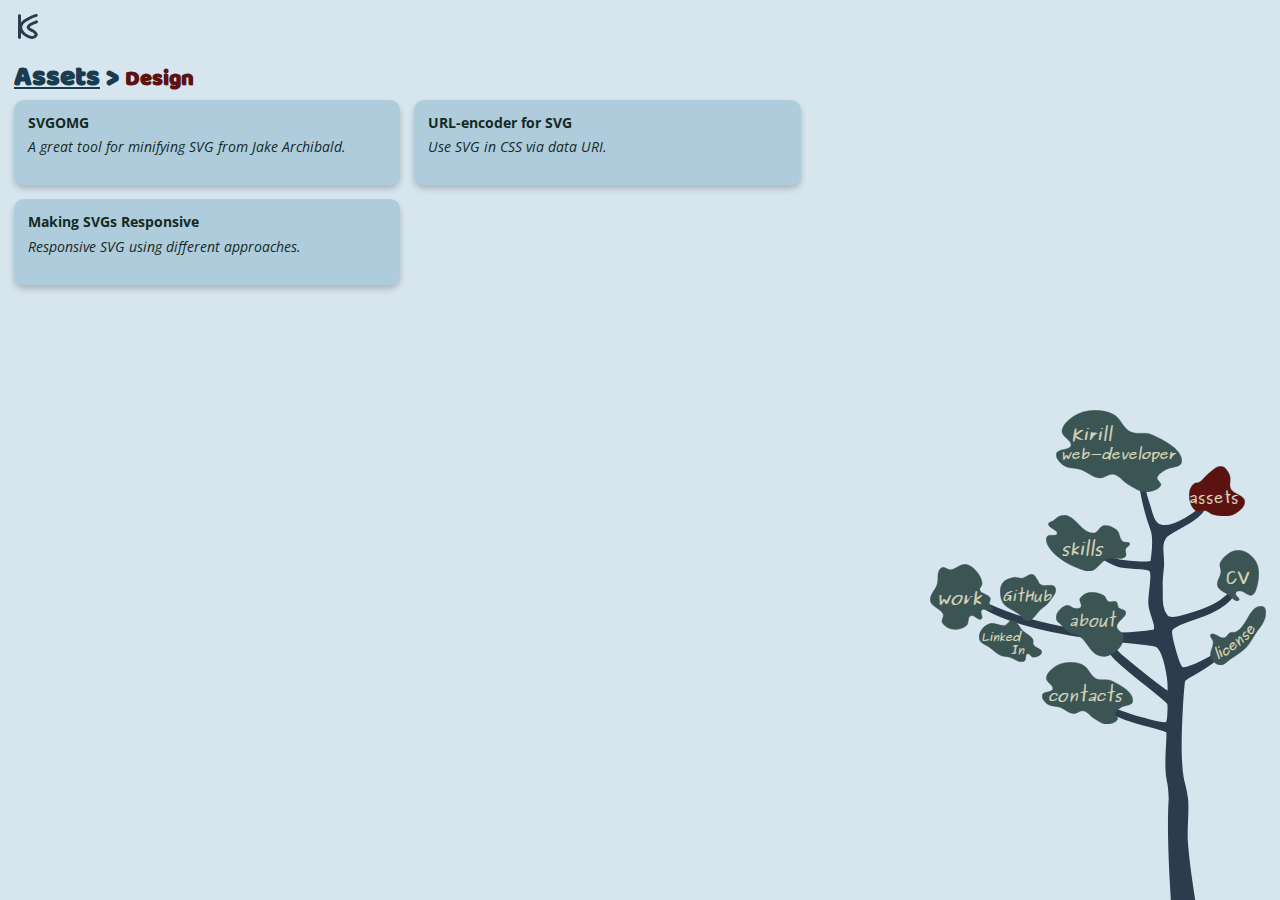
<file: assets/assets-design.html>
<!DOCTYPE html>
<html lang="en">

<head>
  <meta charset="UTF-8">
  <meta name="viewport" content="width=device-width, initial-scale=1.0">
  <meta http-equiv="X-UA-Compatible" content="ie=edge">
  <title>Assets. Design</title>
  <link rel="shortcut icon" href="../images/favicon.ico" type="image/x-icon">
  <link href="https://fonts.googleapis.com/css?family=Open+Sans:400,700&display=swap" rel="stylesheet">
  <link rel="stylesheet" href="../stylesheets/main.css">
</head>

<body>
  <div class="page-wrapper">

    <a href="../index.html" class="logo-link">
      <img src="../images/logo-v4.svg" alt="Logo image" class="logo logo-is-not-main-page">
    </a>

    <nav class="breadcrumbs-nav is-aside">
      <ul class="breadcrumbs-nav-list">
        <li class="breadcrumbs-nav-item">
          <a href="../index.html" class="breadcrumbs-nav-link">Home</a>
        </li>
        <li class="breadcrumbs-nav-item">
          <a href="../assets.html" class="breadcrumbs-nav-link">Assets</a>
        </li>
        <li class="breadcrumbs-nav-item">
          <span class="breadcrumbs-nav-link">Design</span>
        </li>
      </ul>
    </nav>

    <main class="layout-main-content">
      <section class="section assets-section">
        <h1 class="main-heading"><a href="../assets.html">Assets</a> &#62; <span>Design</span></h1>
        <ul class="assets-list">
          <li class="assets-item">
            <a href="https://jakearchibald.github.io/svgomg/" target="_blank" rel="noopener noreferrer">
              <div class="layout-item-content-wrapper">
                <h2 class="item-heading">SVGOMG</h2>
                <p>A great tool for minifying SVG from Jake Archibald.</p>
              </div>
            </a>
          </li>
          <li class="assets-item">
            <a href="http://yoksel.github.io/url-encoder/" target="_blank" rel="noopener noreferrer">
              <div class="layout-item-content-wrapper">
                <h2 class="item-heading">URL-encoder for SVG</h2>
                <p>Use SVG in CSS via data URI.</p>
              </div>
            </a>
          </li>
          <li class="assets-item">
            <a href="https://tympanus.net/Tutorials/ResponsiveSVGs/index.html" target="_blank" rel="noopener noreferrer">
              <div class="layout-item-content-wrapper">
                <h2 class="item-heading">Making SVGs Responsive</h2>
                <p>Responsive SVG using different approaches.</p>
              </div>
            </a>
          </li>
        </ul>
      </section>
    </main>

    <nav class="main-nav-menu is-small-screens">

      <svg class="main-nav-menu-stem" xmlns="http://www.w3.org/2000/svg" viewBox="0 0 250 410.00001">
        <path
          d="M189.09227 407.6827s-3.96926-62.99088-1.89234-93.15968c-.35021-9.70627-.83456-13.20243-1.84737-17.45971-3.99158-17.05857 2.28628-45.39973-1.89816-47.07225-16.55381-6.61662-34.03915-6.68779-66.97052-24.37011 0 0 33.84861 12.56067 43.6467 14.96865 9.79807 2.408 21.20367 5.96957 23.75277 3.55325 2.54908-2.4162 2.45597-18.07858 1.70403-19.49957-2.52518-4.77204-43.11899-34.03001-52.11388-45.03836-10.4341-12.76985-17.80654-28.61694-17.80654-28.61694s14.11005 22.36222 26.31772 32.31539c12.20764 9.95307 33.62635 28.01867 43.79683 33.72289 1.6756-11.78756-3.42093-45.88985-13.77267-47.71685-5.49253-3.33919-127.337233-6.81579-170.5355341-42.40302C49.401203 152.95483 124.29043 166.48253 171.44116 157.91683c6.24584-3.13943-2.61753-15.8209-3.36084-26.30475-.74343-10.48387 4.74779-29.39917-.006-32.949969-4.75417-3.550807-20.95764-1.225212-30.534-4.234437-6.36522-2.00031-17.06429-8.925442-17.06429-8.925442s11.46636 5.385645 17.90293 6.494869c10.27755 1.770993 31.59352 3.450388 31.59352 0 0 0 3.68003-21.118657 0-30.850132-7.77538-20.56108-10.99837-38.019218-12.63739-60.8884906 0 0 2.8342 25.2478256 7.36539 37.3448706 2.81835 7.524219 3.73176 18.948031 12.18569 21.535243 13.92352 4.26109 39.80982-17.142995 39.80982-17.142995-6.95204 11.755236-31.14143 19.594627-36.15166 26.097038-5.52906 7.837849-1.6478 18.528643-2.36137 27.798317-.46637 6.058298-1.56595 12.117028-1.25475 18.181308.51404 10.01719-1.78218 21.43383 5.1437 29.81271 3.79828 4.59514 14.46688 1.1053 21.17133-.90707 16.99151-5.1 36.65965-12.22833 44.50531-27.16429-3.79055 13.06452-20.57874 22.04821-37.48502 27.62554-11.0079 3.57664-20.78655 7.59643-23.72332 11.28623-2.93675 3.68975 5.74867 32.95853 9.12957 37.28911 3.16703 4.05668 19.97385-4.31442 28.59213-9.07419 4.97915-2.74992 12.6939-10.89133 12.6939-10.89133-4.11878 13.31754-38.49886 28.18032-38.88568 30.80086-.3868 2.62052-6.17625 61.93631-1.5553 91.29687 1.07983 6.86097 2.81979 9.29288 4.19964 20.30094 1.3799 11.00809-.9639 26.20906-.20162 39.28941 1.05179 18.04782 6.61007 53.94396 6.61007 53.94396z"
          fill="#2c3c4c" fill-rule="evenodd" stroke="#2c3c4c" stroke-width="4.6342197" />
      </svg>

      <ul class="main-nav-menu-list">

        <li class="main-nav-menu-item">
          <a href="../index.html" class="main-nav-menu-link">
            <svg class="main-nav-menu-leaf leaf-item-home" xmlns="http://www.w3.org/2000/svg"
              viewBox="0 0 115 75.000001">
              <path d="M81.593811 74.80084c-5.96566-.023-10.75752-4.1255-15.67041-6.779-5.05217-2.7289-8.01033-8.4756-14.04948-9.3212-4.15088-.5814-7.68556
                         3.6597-11.888011 3.3894-6.59107-.4236-11.217876-5.5755-17.291701-7.6265-5.023208-1.6962-11.583156-.9638-15.6705853-3.813-3.977285-2.7726-8.041795-7.4496-6.484282-11.4398
                         1.491697-3.822 11.5259053-2.5215 12.9687293-6.3554
                         1.801579-4.787-8.5138543-8.5769-8.1055623-13.5578.451988-5.51286
                         5.8535173-10.52361 11.3478013-13.98182C21.682442 2.21126 28.265982.48858 34.582216.23144c5.933366-.24163
                         12.296445.86751 17.291705 3.38951 7.54479 3.80926 8.97537 13.01198 16.75134 16.52398 5.36371 2.42254
                         12.97074-.25203 18.37228 2.11845 12.4975 5.48406 30.089519 14.79226 27.558589 25.84496-1.02651 4.4829-10.70178
                         3.8316-15.130229 6.779-2.83091 1.8841-6.39086 3.9101-7.02466 6.7791-.55426 2.5087 4.41271 4.8277 3.24207
                         7.2027-1.91726 3.8902-8.73049 5.953-14.0495 5.9317z" />
              <text class="main-nav-menu-leaf-text leaf-item-home-text" x="14" y="27">Kirill<tspan
                  class="leaf-item-home-text-sub" x="-3" y="45">
                  web-developer</tspan></text>
            </svg>
            <span class="main-nav-menu-text">Home</span>
          </a>
        </li>

        <li class="main-nav-menu-item">
          <a href="../skills.html" class="main-nav-menu-link">
            <svg class="main-nav-menu-leaf leaf-item-skills" xmlns="http://www.w3.org/2000/svg"
              viewBox="0 0 67.000001 45.000001">
              <path d="M48.961028 34.935c-5.26691 2.0173-7.28973 8.1502-12.78782
                         9.7021-1.7327.489-3.77049.1665-5.48049-.3734-10.736572-3.3882-21.3874168-9.1473-27.4025228-17.1649-2.184654-2.912-4.471426-7.165-2.283552-10.0752
                         1.411898-1.8782 6.856391.2099 7.764043-1.8658
                         1.3638898-3.1188-7.479103-4.9374-6.850614-8.2094.269116-1.401
                         2.779345-1.7017 4.110368-2.612 1.570533-1.0742 2.728524-2.621 4.5670918-3.3585C12.125419.3651
                         13.96801-.0988 15.621329.2317c9.169539 1.8325 12.944139 14.4381 22.378709 14.1798 3.66425-.1006
                         4.60672-5.4661 8.22074-5.9705 3.56695-.4978 7.45557 1.2954 10.0476 3.3584 2.97842 2.3706
                         1.95049 7.0405 5.02378 9.3289 1.42331 1.0597 4.80128.021 5.48052 1.4926.74602 1.6169-2.58527
                         2.8237-3.19695 4.4779-.74982 2.0277 1.31161 4.7946-.45672
                         6.3436-3.24569 2.8431-9.84941-.1575-14.15798 1.4926z" />
              <text class="main-nav-menu-leaf-text leaf-item-skills-text" x="12" y="32">skills</text>
            </svg>
            <span class="main-nav-menu-text">Skills</span>
          </a>
        </li>

        <li class="main-nav-menu-item">
          <a href="../work.html" class="main-nav-menu-link">
            <svg class="main-nav-menu-leaf leaf-item-work" xmlns="http://www.w3.org/2000/svg"
              viewBox="0 0 47 49.000001">
              <path d="M27.221503 45.8849c-2.535033 2.1452-6.495531
                         3.3387-9.936273 2.8755-3.277793-.4412-6.783206-2.3984-8.1619523-5.1119-.9401658-1.8502 1.3901623-4.1303.7097129-6.0704-1.4641253-4.1749-8.7023507-5.5983-9.5814279-9.9043-.8659811-4.2418
                         3.5571461-8.0192 4.968147-12.1407 1.436557-4.1963-.6488929-10.544
                         3.5486879-12.78 2.0001674-1.0653 4.4308214
                         1.813 6.7424804 1.5976 2.894095-.2698 5.055045-2.6644 7.807111-3.5146 1.141004-.3524 2.369208-.8668
                         3.548681-.6389 2.984683.5768 5.533341 2.6549 7.452225 4.7924 2.431051 2.7081 4.444791 6.1061
                         4.613283 9.5849.0815 1.6823-2.270206 3.1687-1.774351 4.7925.911677 2.985 6.601365 3.1709
                         7.807101 6.0704.586607 1.4105-1.030734 2.9947-.709739 4.4728.31536 1.452 3.240033 2.5204
                         2.484078 3.8339-1.256206 2.1832-6.26908-1.1331-8.161963.6389-1.723738 1.6141 1.715446
                         5.4689-.354865 6.7095-2.305201
                         1.3814-5.283818-3.5828-7.807089-2.5559-2.66222 1.0834-1.064964 5.547-3.193847 7.3483z" />
              <text class="main-nav-menu-leaf-text leaf-item-work-text" x="5" y="30">work</text>
            </svg>

            <span class="main-nav-menu-text">Work</span>
          </a>
        </li>

        <li class="main-nav-menu-item">
          <a href="https://github.com/AeroKir" target="_blank" rel="noopener noreferrer" class="main-nav-menu-link">
            <svg class="main-nav-menu-leaf leaf-item-github" xmlns="http://www.w3.org/2000/svg"
              viewBox="0 0 45 38.000001">
              <path d="M22.030869 37.858389c-1.7299.08359-3.137602-1.652786-4.3695-3.16369-4.119508-5.052514-12.9970273-6.803948-15.6058005-11.951607-2.0339-4.229242-2.7565-10.244885-.6242-14.4122199
                         1.8122-3.5416343 6.1119-4.8492813 9.6754995-5.6243043 2.1549-.46865 4.373901.982753 6.554501.703044
                         2.9418-.377362 5.5452-3.9298499 8.427-3.1636749 1.8615.494952 2.8282 2.9194449 4.0575 4.5697619.8161
                         1.095716 1.1233 2.7299083 2.1848 3.5151733 3.4618 2.5611079 10.3377-1.370108 12.1723 2.8121299 1.5872
                         3.617735-2.4628 7.728824-4.6817 10.897062-1.8314
                         2.615065-4.551 4.255359-6.8664 6.327333-3.6008 3.222101-6.3294 9.269003-10.924 9.490992z" />
              <text class="main-nav-menu-leaf-text leaf-item-github-text" x="2" y="22">GitHub</text>
            </svg>

            <span class="main-nav-menu-text">GitHub</span>
          </a>
        </li>

        <li class="main-nav-menu-item">
          <a href="https://www.linkedin.com/in/kirill-shevtsov-0a4374138" target="_blank" rel="noopener noreferrer"
            class="main-nav-menu-link">
            <svg class="main-nav-menu-leaf leaf-item-linkedin" xmlns="http://www.w3.org/2000/svg"
              viewBox="0 0 60.000001 40.000001">
              <path d="M51.606284 35.5133c-2.141482-.023-3.348708-3.8653-5.394142-3.2705-2.626456.7635-.688838
                         6.0306-3.173032 7.1356-4.685665
                         2.0846-9.868466-3.0323-14.91321-4.1624-2.300224-.5153-4.81527-.2982-6.980651-1.1893-4.493395-1.8492-7.846492-5.5259-11.740204-8.325-2.870347-2.0635-7.090489-3.149-8.567159-6.2438-1.254939-2.63-.717651-6.0351.634584-8.6223
                         1.746172-3.341 5.103925-6.2972 8.884484-7.4332 4.660239-1.4001 9.896953 2.7683 14.595914
                         1.4869 2.601055-.7095 3.642417-4.9165 6.34605-4.7572 5.001549.2945 6.861268 6.8515 10.470982 10.1088
                         3.074845 2.7747 7.569347 4.4693 9.519082 8.0277.874893 1.5969-.212739 3.7421.634614 5.3518 1.621438
                         3.0804 8.322802 3.7207 7.932574 7.1358-.343789 3.0083-5.021157 4.7914-8.249886 4.7571z" />
              <text class="main-nav-menu-leaf-text leaf-item-linkedin-text" x="2" y="20">Linked<tspan x="30" y="32">In
                </tspan></text>
            </svg>

            <span class="main-nav-menu-text">LinkedIn</span>
          </a>
        </li>

        <li class="main-nav-menu-item">
          <a href="../about.html" class="main-nav-menu-link">
            <svg class="main-nav-menu-leaf leaf-item-about" xmlns="http://www.w3.org/2000/svg"
              viewBox="0 0 65.000001 60.000001">
              <path
                d="M42.274825 59.77054c-10.79448-1.5281-13.05915-14.7402-22.11196-19.7536-1.95493-1.0827-4.66781-.9825-6.63359-2.0524-3.9606098-2.1549-6.7032298-5.5165-9.7923998-8.4655-1.11906-1.0684-2.6659-1.991-3.15886-3.3352-.78372-2.1371-.55841-4.6605.63176-6.67
                         1.87294-3.1623 5.19448-6.7135 9.4765598-7.1831 2.47371-.2711 4.16693 2.5113 6.63357 2.822 1.79619.2264
                         4.22299.3755 5.37006-.7696 2.19373-2.1902-1.84009-5.9283-.3159-8.46578 1.71754-2.85911 5.61628-5.10359
                         9.47656-5.64387 4.33341-.60636 9.14541.90606 12.63539 3.07852 2.06403 1.28491 1.86265 4.31963 4.10652
                         5.38733 2.09153.9953 5.31053-.9076 7.26534.2566 1.98771 1.1837 1.0267 4.0555 2.5271 5.6438 1.56469
                         1.6563 5.65874 1.5736 6.31768 3.5915 1.64208 5.0284-8.51464 8.9131-8.21299 14.1096.18453 3.1789 5.53516
                         5.0495 6.00182 8.2093.64257 4.3509-1.30364 9.1908-4.73829 12.5703-3.71794 3.6583-9.72431 7.4845-15.47837 6.6701z" />
              <text class="main-nav-menu-leaf-text leaf-item-about-text" x="12" y="32">about</text>
            </svg>

            <span class="main-nav-menu-text">About</span>
          </a>
        </li>

        <li class="main-nav-menu-item">
          <a href="../contacts.html" class="main-nav-menu-link" id="contacts-link">
            <svg class="main-nav-menu-leaf leaf-item-contacts" xmlns="http://www.w3.org/2000/svg"
              viewBox="0 0 70.000001 48.000001">
              <path d="M49.664604 47.8757c-3.630975-.015-6.547519-2.6406-9.537717-4.3392-3.074915-1.7466-4.875438-5.425-8.551125-5.9663-2.526363-.3722-4.677744
                         2.3425-7.235493
                         2.1695-4.011643-.2711-6.827639-3.5687-10.524443-4.8816-3.057363-1.0857-7.0499755-.6169-9.5377383-2.4407C1.8573255
                         30.6428-.6164817 27.6491.3314509 25.095c.9079576-2.4464 7.015175-1.614 7.8932736-4.0679
                         1.0965136-3.0642-5.1818595-5.4901-4.9333114-8.6782.2751063-3.5288
                         3.5626485-6.7361 6.9066599-8.9496C13.200007 1.4122 17.207023.3095 21.051361.145c3.611232-.1547
                         7.484081.5552 10.524401 2.1695 4.592069 2.4383 5.462845 8.3288 10.195549 10.5768 3.264601 1.5506
                         7.894557-.1614 11.182171 1.356 7.606524 3.5102 18.313695
                         9.4684 16.773302 16.5429-.624813 2.8695-6.513544
                         2.4525-9.208872 4.3392-1.723038 1.206-3.889802 2.5028-4.275543 4.3392-.337329 1.6057 2.685754
                         3.0902 1.97332 4.6103-1.16698 2.49-5.313815 3.8105-8.551085 3.7968z" />
              <text class="main-nav-menu-leaf-text leaf-item-contacts-text" x="5" y="30">contacts</text>
            </svg>

            <span class="main-nav-menu-text">Contacts</span>
          </a>
        </li>

        <li class="main-nav-menu-item">
          <a href="../assets.html" class="main-nav-menu-link">
            <svg class="main-nav-menu-leaf leaf-item-assets" xmlns="http://www.w3.org/2000/svg"
              viewBox="0 0 50.000001 45.000001">
              <path d="M6.9507171 40.6108C1.6665831 37.7543.1041631 30.7437.1362361 25.231c.02009-3.476
                         1.493746-7.3519 4.40937-9.6572 1.140217-.9014 3.100655-.377 4.409361-1.0729 3.4908719-1.8563
                         5.2632609-5.5829 8.4178809-7.8688 3.54028-2.5653 7.117582-7.0596 11.624671-6.438 3.652335.5035
                         5.790189 4.4685 7.21534 7.511 1.861366 3.9739-.864161 8.984 1.20257 12.8761 2.468031 4.6479
                         11.997524 5.6013 12.42639 10.7302.425505 5.0889-5.294981 9.9001-10.42216 12.1609-5.270679
                         2.3239-11.946255 1.3157-17.637442
                         0-2.66339-.6158-4.519416-3.0864-7.21533-3.5769-2.50129-.4549-5.4328679
                         1.8957-7.6161699.7154z" fill="#5D1212" />
              <text class="main-nav-menu-leaf-text leaf-item-assets-text" x="0" y="33">assets</text>
            </svg>
            <span class="main-nav-menu-text">Assets</span>
          </a>
        </li>

        <li class="main-nav-menu-item">
          <a href="../cv.html" class="main-nav-menu-link">
            <svg class="main-nav-menu-leaf leaf-item-cv" xmlns="http://www.w3.org/2000/svg" viewBox="0 0 37 45.000001">
              <path d="M.4338345 31.7162c-1.393538-3.959 2.5849263-8.0346
                         2.9624857-12.1787.2597396-2.8509-1.8200573-5.979-.4937693-8.5702C5.6908769 5.519
                         12.121138.2862 18.702618.1417 24.863379.0066 31.0171 4.6922 34.008916 9.6141c4.157984
                         6.8402 3.114625 15.8763.987488 23.4552-.715029 2.5479-1.715357 5.9264-4.443753 6.7661-3.359725
                         1.034-6.331311-3.5135-9.875036-3.6086-1.560678-.042-3.786824.058-4.443743 1.3532-1.118769
                         2.2037 4.973242 5.1766 2.962475 6.7661-2.732546
                         2.1598-6.45595-3.0241-9.3812761-4.9619-3.3970751-2.2499-8.0967682-4.0187-9.3812364-7.668z" />
              <text class="main-nav-menu-leaf-text leaf-item-cv-text" x="7" y="30">CV</text>
            </svg>

            <span class="main-nav-menu-text">CV</span>
          </a>
        </li>

        <li class="main-nav-menu-item">
          <a href="../license.html" class="main-nav-menu-link">
            <svg class="main-nav-menu-leaf leaf-item-license" xmlns="http://www.w3.org/2000/svg"
              viewBox="0 0 50.000001 53.000001">
              <path d="M.7814338 45.48166c-1.6489723-4.2563
                         2.3653544-8.846 2.0535344-13.3125-.1645501-2.357-4.0989107-5.2446-2.0535344-6.8712
                         2.9816645-2.3715 7.8164554 3.8408 11.8078362 3.0062 2.58259-.5402 3.24783-3.7593
                         5.647181-4.724 1.39668-.5614 3.24452.1662 4.620491-.4294C33.620593 18.48636 35.211784-2.02257
                         46.985906.39021c3.42656.70225 2.91641 5.65235 2.56691 8.58885-.75079 6.3079-6.232261 11.5649-9.754281
                         17.1778-2.387261 3.8046-4.451221 7.8377-7.700752 11.1655-3.75789 3.8485-8.662941 6.822-13.347942
                         9.8771-3.107081 2.0261-5.837491
                         5.9374-9.7542418 5.5827-3.9718207-.3596-6.9825382-4.1213-8.2141654-7.3005z" />

              <svg xmlns="http://www.w3.org/2000/svg" xmlns:xlink="http://www.w3.org/1999/xlink" viewBox="0 0 30 25">
                <defs>
                  <path id="a" d="M937.5 1039.6122c21-9.5 32.5-34.75 32.5-34.75" fill="none" fill-rule="evenodd"
                    stroke="#fff" />
                </defs>
                <text class="main-nav-menu-leaf-text leaf-item-license-text"
                  transform="matrix(1.03623 0 0 .98352 -967.88525 -996.951359)">
                  <textPath xlink:href="#a">
                    <tspan>license</tspan>
                  </textPath>
                </text>
              </svg>

            </svg>

            <span class="main-nav-menu-text">License</span>
          </a>
        </li>

      </ul>
    </nav>

  </div>
  <!-- <script src="js/handler-contacts.js"></script> -->
</body>

</html>
</file>
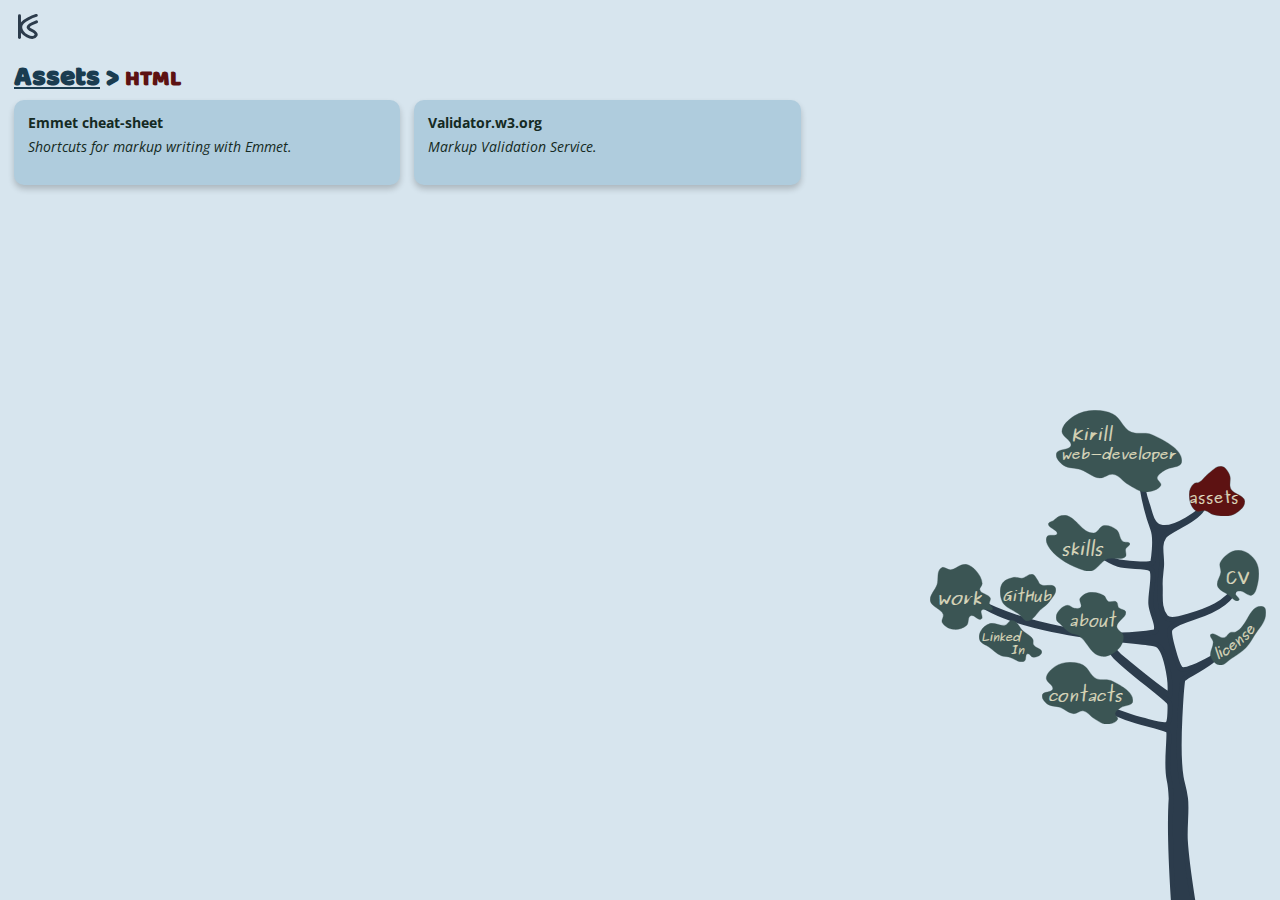
<file: assets/assets-html.html>
<!DOCTYPE html>
<html lang="en">

<head>
  <meta charset="UTF-8">
  <meta name="viewport" content="width=device-width, initial-scale=1.0">
  <meta http-equiv="X-UA-Compatible" content="ie=edge">
  <title>Assets. HTML</title>
  <link rel="shortcut icon" href="../images/favicon.ico" type="image/x-icon">
  <link href="https://fonts.googleapis.com/css?family=Open+Sans:400,700&display=swap" rel="stylesheet">
  <link rel="stylesheet" href="../stylesheets/main.css">
</head>

<body>
  <div class="page-wrapper">

    <a href="../index.html" class="logo-link">
      <img src="../images/logo-v4.svg" alt="Logo image" class="logo logo-is-not-main-page">
    </a>

    <nav class="breadcrumbs-nav is-aside">
      <ul class="breadcrumbs-nav-list">
        <li class="breadcrumbs-nav-item">
          <a href="../index.html" class="breadcrumbs-nav-link">Home</a>
        </li>
        <li class="breadcrumbs-nav-item">
          <a href="../assets.html" class="breadcrumbs-nav-link">Assets</a>
        </li>
        <li class="breadcrumbs-nav-item">
          <span class="breadcrumbs-nav-link">HTML</span>
        </li>
      </ul>
    </nav>

    <main class="layout-main-content">
      <section class="section assets-section">
        <h1 class="main-heading"><a href="../assets.html">Assets</a> &#62; <span>HTML</span></h1>
        <ul class="assets-list">
          <li class="assets-item">
            <a href="https://docs.emmet.io/cheat-sheet/" target="_blank" rel="noopener noreferrer">
              <div class="layout-item-content-wrapper">
                <h2 class="item-heading">Emmet cheat-sheet</h2>
                <p>Shortcuts for markup writing with Emmet.</p>
              </div>
            </a>
          </li>
          <li class="assets-item">
            <a href="https://validator.w3.org/" target="_blank" rel="noopener noreferrer">
              <div class="layout-item-content-wrapper">
                <h2 class="item-heading">Validator.w3.org</h2>
                <p>Markup Validation Service.</p>
              </div>
            </a>
          </li>
        </ul>
      </section>
    </main>

    <nav class="main-nav-menu is-small-screens">

      <svg class="main-nav-menu-stem" xmlns="http://www.w3.org/2000/svg" viewBox="0 0 250 410.00001">
        <path
          d="M189.09227 407.6827s-3.96926-62.99088-1.89234-93.15968c-.35021-9.70627-.83456-13.20243-1.84737-17.45971-3.99158-17.05857 2.28628-45.39973-1.89816-47.07225-16.55381-6.61662-34.03915-6.68779-66.97052-24.37011 0 0 33.84861 12.56067 43.6467 14.96865 9.79807 2.408 21.20367 5.96957 23.75277 3.55325 2.54908-2.4162 2.45597-18.07858 1.70403-19.49957-2.52518-4.77204-43.11899-34.03001-52.11388-45.03836-10.4341-12.76985-17.80654-28.61694-17.80654-28.61694s14.11005 22.36222 26.31772 32.31539c12.20764 9.95307 33.62635 28.01867 43.79683 33.72289 1.6756-11.78756-3.42093-45.88985-13.77267-47.71685-5.49253-3.33919-127.337233-6.81579-170.5355341-42.40302C49.401203 152.95483 124.29043 166.48253 171.44116 157.91683c6.24584-3.13943-2.61753-15.8209-3.36084-26.30475-.74343-10.48387 4.74779-29.39917-.006-32.949969-4.75417-3.550807-20.95764-1.225212-30.534-4.234437-6.36522-2.00031-17.06429-8.925442-17.06429-8.925442s11.46636 5.385645 17.90293 6.494869c10.27755 1.770993 31.59352 3.450388 31.59352 0 0 0 3.68003-21.118657 0-30.850132-7.77538-20.56108-10.99837-38.019218-12.63739-60.8884906 0 0 2.8342 25.2478256 7.36539 37.3448706 2.81835 7.524219 3.73176 18.948031 12.18569 21.535243 13.92352 4.26109 39.80982-17.142995 39.80982-17.142995-6.95204 11.755236-31.14143 19.594627-36.15166 26.097038-5.52906 7.837849-1.6478 18.528643-2.36137 27.798317-.46637 6.058298-1.56595 12.117028-1.25475 18.181308.51404 10.01719-1.78218 21.43383 5.1437 29.81271 3.79828 4.59514 14.46688 1.1053 21.17133-.90707 16.99151-5.1 36.65965-12.22833 44.50531-27.16429-3.79055 13.06452-20.57874 22.04821-37.48502 27.62554-11.0079 3.57664-20.78655 7.59643-23.72332 11.28623-2.93675 3.68975 5.74867 32.95853 9.12957 37.28911 3.16703 4.05668 19.97385-4.31442 28.59213-9.07419 4.97915-2.74992 12.6939-10.89133 12.6939-10.89133-4.11878 13.31754-38.49886 28.18032-38.88568 30.80086-.3868 2.62052-6.17625 61.93631-1.5553 91.29687 1.07983 6.86097 2.81979 9.29288 4.19964 20.30094 1.3799 11.00809-.9639 26.20906-.20162 39.28941 1.05179 18.04782 6.61007 53.94396 6.61007 53.94396z"
          fill="#2c3c4c" fill-rule="evenodd" stroke="#2c3c4c" stroke-width="4.6342197" />
      </svg>

      <ul class="main-nav-menu-list">

        <li class="main-nav-menu-item">
          <a href="../index.html" class="main-nav-menu-link">
            <svg class="main-nav-menu-leaf leaf-item-home" xmlns="http://www.w3.org/2000/svg"
              viewBox="0 0 115 75.000001">
              <path d="M81.593811 74.80084c-5.96566-.023-10.75752-4.1255-15.67041-6.779-5.05217-2.7289-8.01033-8.4756-14.04948-9.3212-4.15088-.5814-7.68556
                         3.6597-11.888011 3.3894-6.59107-.4236-11.217876-5.5755-17.291701-7.6265-5.023208-1.6962-11.583156-.9638-15.6705853-3.813-3.977285-2.7726-8.041795-7.4496-6.484282-11.4398
                         1.491697-3.822 11.5259053-2.5215 12.9687293-6.3554
                         1.801579-4.787-8.5138543-8.5769-8.1055623-13.5578.451988-5.51286
                         5.8535173-10.52361 11.3478013-13.98182C21.682442 2.21126 28.265982.48858 34.582216.23144c5.933366-.24163
                         12.296445.86751 17.291705 3.38951 7.54479 3.80926 8.97537 13.01198 16.75134 16.52398 5.36371 2.42254
                         12.97074-.25203 18.37228 2.11845 12.4975 5.48406 30.089519 14.79226 27.558589 25.84496-1.02651 4.4829-10.70178
                         3.8316-15.130229 6.779-2.83091 1.8841-6.39086 3.9101-7.02466 6.7791-.55426 2.5087 4.41271 4.8277 3.24207
                         7.2027-1.91726 3.8902-8.73049 5.953-14.0495 5.9317z" />
              <text class="main-nav-menu-leaf-text leaf-item-home-text" x="14" y="27">Kirill<tspan
                  class="leaf-item-home-text-sub" x="-3" y="45">
                  web-developer</tspan></text>
            </svg>
            <span class="main-nav-menu-text">Home</span>
          </a>
        </li>

        <li class="main-nav-menu-item">
          <a href="../skills.html" class="main-nav-menu-link">
            <svg class="main-nav-menu-leaf leaf-item-skills" xmlns="http://www.w3.org/2000/svg"
              viewBox="0 0 67.000001 45.000001">
              <path d="M48.961028 34.935c-5.26691 2.0173-7.28973 8.1502-12.78782
                         9.7021-1.7327.489-3.77049.1665-5.48049-.3734-10.736572-3.3882-21.3874168-9.1473-27.4025228-17.1649-2.184654-2.912-4.471426-7.165-2.283552-10.0752
                         1.411898-1.8782 6.856391.2099 7.764043-1.8658
                         1.3638898-3.1188-7.479103-4.9374-6.850614-8.2094.269116-1.401
                         2.779345-1.7017 4.110368-2.612 1.570533-1.0742 2.728524-2.621 4.5670918-3.3585C12.125419.3651
                         13.96801-.0988 15.621329.2317c9.169539 1.8325 12.944139 14.4381 22.378709 14.1798 3.66425-.1006
                         4.60672-5.4661 8.22074-5.9705 3.56695-.4978 7.45557 1.2954 10.0476 3.3584 2.97842 2.3706
                         1.95049 7.0405 5.02378 9.3289 1.42331 1.0597 4.80128.021 5.48052 1.4926.74602 1.6169-2.58527
                         2.8237-3.19695 4.4779-.74982 2.0277 1.31161 4.7946-.45672
                         6.3436-3.24569 2.8431-9.84941-.1575-14.15798 1.4926z" />
              <text class="main-nav-menu-leaf-text leaf-item-skills-text" x="12" y="32">skills</text>
            </svg>
            <span class="main-nav-menu-text">Skills</span>
          </a>
        </li>

        <li class="main-nav-menu-item">
          <a href="../work.html" class="main-nav-menu-link">
            <svg class="main-nav-menu-leaf leaf-item-work" xmlns="http://www.w3.org/2000/svg"
              viewBox="0 0 47 49.000001">
              <path d="M27.221503 45.8849c-2.535033 2.1452-6.495531
                         3.3387-9.936273 2.8755-3.277793-.4412-6.783206-2.3984-8.1619523-5.1119-.9401658-1.8502 1.3901623-4.1303.7097129-6.0704-1.4641253-4.1749-8.7023507-5.5983-9.5814279-9.9043-.8659811-4.2418
                         3.5571461-8.0192 4.968147-12.1407 1.436557-4.1963-.6488929-10.544
                         3.5486879-12.78 2.0001674-1.0653 4.4308214
                         1.813 6.7424804 1.5976 2.894095-.2698 5.055045-2.6644 7.807111-3.5146 1.141004-.3524 2.369208-.8668
                         3.548681-.6389 2.984683.5768 5.533341 2.6549 7.452225 4.7924 2.431051 2.7081 4.444791 6.1061
                         4.613283 9.5849.0815 1.6823-2.270206 3.1687-1.774351 4.7925.911677 2.985 6.601365 3.1709
                         7.807101 6.0704.586607 1.4105-1.030734 2.9947-.709739 4.4728.31536 1.452 3.240033 2.5204
                         2.484078 3.8339-1.256206 2.1832-6.26908-1.1331-8.161963.6389-1.723738 1.6141 1.715446
                         5.4689-.354865 6.7095-2.305201
                         1.3814-5.283818-3.5828-7.807089-2.5559-2.66222 1.0834-1.064964 5.547-3.193847 7.3483z" />
              <text class="main-nav-menu-leaf-text leaf-item-work-text" x="5" y="30">work</text>
            </svg>

            <span class="main-nav-menu-text">Work</span>
          </a>
        </li>

        <li class="main-nav-menu-item">
          <a href="https://github.com/AeroKir" target="_blank" rel="noopener noreferrer" class="main-nav-menu-link">
            <svg class="main-nav-menu-leaf leaf-item-github" xmlns="http://www.w3.org/2000/svg"
              viewBox="0 0 45 38.000001">
              <path d="M22.030869 37.858389c-1.7299.08359-3.137602-1.652786-4.3695-3.16369-4.119508-5.052514-12.9970273-6.803948-15.6058005-11.951607-2.0339-4.229242-2.7565-10.244885-.6242-14.4122199
                         1.8122-3.5416343 6.1119-4.8492813 9.6754995-5.6243043 2.1549-.46865 4.373901.982753 6.554501.703044
                         2.9418-.377362 5.5452-3.9298499 8.427-3.1636749 1.8615.494952 2.8282 2.9194449 4.0575 4.5697619.8161
                         1.095716 1.1233 2.7299083 2.1848 3.5151733 3.4618 2.5611079 10.3377-1.370108 12.1723 2.8121299 1.5872
                         3.617735-2.4628 7.728824-4.6817 10.897062-1.8314
                         2.615065-4.551 4.255359-6.8664 6.327333-3.6008 3.222101-6.3294 9.269003-10.924 9.490992z" />
              <text class="main-nav-menu-leaf-text leaf-item-github-text" x="2" y="22">GitHub</text>
            </svg>

            <span class="main-nav-menu-text">GitHub</span>
          </a>
        </li>

        <li class="main-nav-menu-item">
          <a href="https://www.linkedin.com/in/kirill-shevtsov-0a4374138" target="_blank" rel="noopener noreferrer"
            class="main-nav-menu-link">
            <svg class="main-nav-menu-leaf leaf-item-linkedin" xmlns="http://www.w3.org/2000/svg"
              viewBox="0 0 60.000001 40.000001">
              <path d="M51.606284 35.5133c-2.141482-.023-3.348708-3.8653-5.394142-3.2705-2.626456.7635-.688838
                         6.0306-3.173032 7.1356-4.685665
                         2.0846-9.868466-3.0323-14.91321-4.1624-2.300224-.5153-4.81527-.2982-6.980651-1.1893-4.493395-1.8492-7.846492-5.5259-11.740204-8.325-2.870347-2.0635-7.090489-3.149-8.567159-6.2438-1.254939-2.63-.717651-6.0351.634584-8.6223
                         1.746172-3.341 5.103925-6.2972 8.884484-7.4332 4.660239-1.4001 9.896953 2.7683 14.595914
                         1.4869 2.601055-.7095 3.642417-4.9165 6.34605-4.7572 5.001549.2945 6.861268 6.8515 10.470982 10.1088
                         3.074845 2.7747 7.569347 4.4693 9.519082 8.0277.874893 1.5969-.212739 3.7421.634614 5.3518 1.621438
                         3.0804 8.322802 3.7207 7.932574 7.1358-.343789 3.0083-5.021157 4.7914-8.249886 4.7571z" />
              <text class="main-nav-menu-leaf-text leaf-item-linkedin-text" x="2" y="20">Linked<tspan x="30" y="32">In
                </tspan></text>
            </svg>

            <span class="main-nav-menu-text">LinkedIn</span>
          </a>
        </li>

        <li class="main-nav-menu-item">
          <a href="../about.html" class="main-nav-menu-link">
            <svg class="main-nav-menu-leaf leaf-item-about" xmlns="http://www.w3.org/2000/svg"
              viewBox="0 0 65.000001 60.000001">
              <path
                d="M42.274825 59.77054c-10.79448-1.5281-13.05915-14.7402-22.11196-19.7536-1.95493-1.0827-4.66781-.9825-6.63359-2.0524-3.9606098-2.1549-6.7032298-5.5165-9.7923998-8.4655-1.11906-1.0684-2.6659-1.991-3.15886-3.3352-.78372-2.1371-.55841-4.6605.63176-6.67
                         1.87294-3.1623 5.19448-6.7135 9.4765598-7.1831 2.47371-.2711 4.16693 2.5113 6.63357 2.822 1.79619.2264
                         4.22299.3755 5.37006-.7696 2.19373-2.1902-1.84009-5.9283-.3159-8.46578 1.71754-2.85911 5.61628-5.10359
                         9.47656-5.64387 4.33341-.60636 9.14541.90606 12.63539 3.07852 2.06403 1.28491 1.86265 4.31963 4.10652
                         5.38733 2.09153.9953 5.31053-.9076 7.26534.2566 1.98771 1.1837 1.0267 4.0555 2.5271 5.6438 1.56469
                         1.6563 5.65874 1.5736 6.31768 3.5915 1.64208 5.0284-8.51464 8.9131-8.21299 14.1096.18453 3.1789 5.53516
                         5.0495 6.00182 8.2093.64257 4.3509-1.30364 9.1908-4.73829 12.5703-3.71794 3.6583-9.72431 7.4845-15.47837 6.6701z" />
              <text class="main-nav-menu-leaf-text leaf-item-about-text" x="12" y="32">about</text>
            </svg>

            <span class="main-nav-menu-text">About</span>
          </a>
        </li>

        <li class="main-nav-menu-item">
          <a href="../contacts.html" class="main-nav-menu-link" id="contacts-link">
            <svg class="main-nav-menu-leaf leaf-item-contacts" xmlns="http://www.w3.org/2000/svg"
              viewBox="0 0 70.000001 48.000001">
              <path d="M49.664604 47.8757c-3.630975-.015-6.547519-2.6406-9.537717-4.3392-3.074915-1.7466-4.875438-5.425-8.551125-5.9663-2.526363-.3722-4.677744
                         2.3425-7.235493
                         2.1695-4.011643-.2711-6.827639-3.5687-10.524443-4.8816-3.057363-1.0857-7.0499755-.6169-9.5377383-2.4407C1.8573255
                         30.6428-.6164817 27.6491.3314509 25.095c.9079576-2.4464 7.015175-1.614 7.8932736-4.0679
                         1.0965136-3.0642-5.1818595-5.4901-4.9333114-8.6782.2751063-3.5288
                         3.5626485-6.7361 6.9066599-8.9496C13.200007 1.4122 17.207023.3095 21.051361.145c3.611232-.1547
                         7.484081.5552 10.524401 2.1695 4.592069 2.4383 5.462845 8.3288 10.195549 10.5768 3.264601 1.5506
                         7.894557-.1614 11.182171 1.356 7.606524 3.5102 18.313695
                         9.4684 16.773302 16.5429-.624813 2.8695-6.513544
                         2.4525-9.208872 4.3392-1.723038 1.206-3.889802 2.5028-4.275543 4.3392-.337329 1.6057 2.685754
                         3.0902 1.97332 4.6103-1.16698 2.49-5.313815 3.8105-8.551085 3.7968z" />
              <text class="main-nav-menu-leaf-text leaf-item-contacts-text" x="5" y="30">contacts</text>
            </svg>

            <span class="main-nav-menu-text">Contacts</span>
          </a>
        </li>

        <li class="main-nav-menu-item">
          <a href="../assets.html" class="main-nav-menu-link">
            <svg class="main-nav-menu-leaf leaf-item-assets" xmlns="http://www.w3.org/2000/svg"
              viewBox="0 0 50.000001 45.000001">
              <path d="M6.9507171 40.6108C1.6665831 37.7543.1041631 30.7437.1362361 25.231c.02009-3.476
                         1.493746-7.3519 4.40937-9.6572 1.140217-.9014 3.100655-.377 4.409361-1.0729 3.4908719-1.8563
                         5.2632609-5.5829 8.4178809-7.8688 3.54028-2.5653 7.117582-7.0596 11.624671-6.438 3.652335.5035
                         5.790189 4.4685 7.21534 7.511 1.861366 3.9739-.864161 8.984 1.20257 12.8761 2.468031 4.6479
                         11.997524 5.6013 12.42639 10.7302.425505 5.0889-5.294981 9.9001-10.42216 12.1609-5.270679
                         2.3239-11.946255 1.3157-17.637442
                         0-2.66339-.6158-4.519416-3.0864-7.21533-3.5769-2.50129-.4549-5.4328679
                         1.8957-7.6161699.7154z" fill="#5D1212" />
              <text class="main-nav-menu-leaf-text leaf-item-assets-text" x="0" y="33">assets</text>
            </svg>
            <span class="main-nav-menu-text">Assets</span>
          </a>
        </li>

        <li class="main-nav-menu-item">
          <a href="../cv.html" class="main-nav-menu-link">
            <svg class="main-nav-menu-leaf leaf-item-cv" xmlns="http://www.w3.org/2000/svg" viewBox="0 0 37 45.000001">
              <path d="M.4338345 31.7162c-1.393538-3.959 2.5849263-8.0346
                         2.9624857-12.1787.2597396-2.8509-1.8200573-5.979-.4937693-8.5702C5.6908769 5.519
                         12.121138.2862 18.702618.1417 24.863379.0066 31.0171 4.6922 34.008916 9.6141c4.157984
                         6.8402 3.114625 15.8763.987488 23.4552-.715029 2.5479-1.715357 5.9264-4.443753 6.7661-3.359725
                         1.034-6.331311-3.5135-9.875036-3.6086-1.560678-.042-3.786824.058-4.443743 1.3532-1.118769
                         2.2037 4.973242 5.1766 2.962475 6.7661-2.732546
                         2.1598-6.45595-3.0241-9.3812761-4.9619-3.3970751-2.2499-8.0967682-4.0187-9.3812364-7.668z" />
              <text class="main-nav-menu-leaf-text leaf-item-cv-text" x="7" y="30">CV</text>
            </svg>

            <span class="main-nav-menu-text">CV</span>
          </a>
        </li>

        <li class="main-nav-menu-item">
          <a href="../license.html" class="main-nav-menu-link">
            <svg class="main-nav-menu-leaf leaf-item-license" xmlns="http://www.w3.org/2000/svg"
              viewBox="0 0 50.000001 53.000001">
              <path d="M.7814338 45.48166c-1.6489723-4.2563
                         2.3653544-8.846 2.0535344-13.3125-.1645501-2.357-4.0989107-5.2446-2.0535344-6.8712
                         2.9816645-2.3715 7.8164554 3.8408 11.8078362 3.0062 2.58259-.5402 3.24783-3.7593
                         5.647181-4.724 1.39668-.5614 3.24452.1662 4.620491-.4294C33.620593 18.48636 35.211784-2.02257
                         46.985906.39021c3.42656.70225 2.91641 5.65235 2.56691 8.58885-.75079 6.3079-6.232261 11.5649-9.754281
                         17.1778-2.387261 3.8046-4.451221 7.8377-7.700752 11.1655-3.75789 3.8485-8.662941 6.822-13.347942
                         9.8771-3.107081 2.0261-5.837491
                         5.9374-9.7542418 5.5827-3.9718207-.3596-6.9825382-4.1213-8.2141654-7.3005z" />

              <svg xmlns="http://www.w3.org/2000/svg" xmlns:xlink="http://www.w3.org/1999/xlink" viewBox="0 0 30 25">
                <defs>
                  <path id="a" d="M937.5 1039.6122c21-9.5 32.5-34.75 32.5-34.75" fill="none" fill-rule="evenodd"
                    stroke="#fff" />
                </defs>
                <text class="main-nav-menu-leaf-text leaf-item-license-text"
                  transform="matrix(1.03623 0 0 .98352 -967.88525 -996.951359)">
                  <textPath xlink:href="#a">
                    <tspan>license</tspan>
                  </textPath>
                </text>
              </svg>

            </svg>

            <span class="main-nav-menu-text">License</span>
          </a>
        </li>

      </ul>
    </nav>

  </div>
  <!-- <script src="js/handler-contacts.js"></script> -->
</body>

</html>
</file>
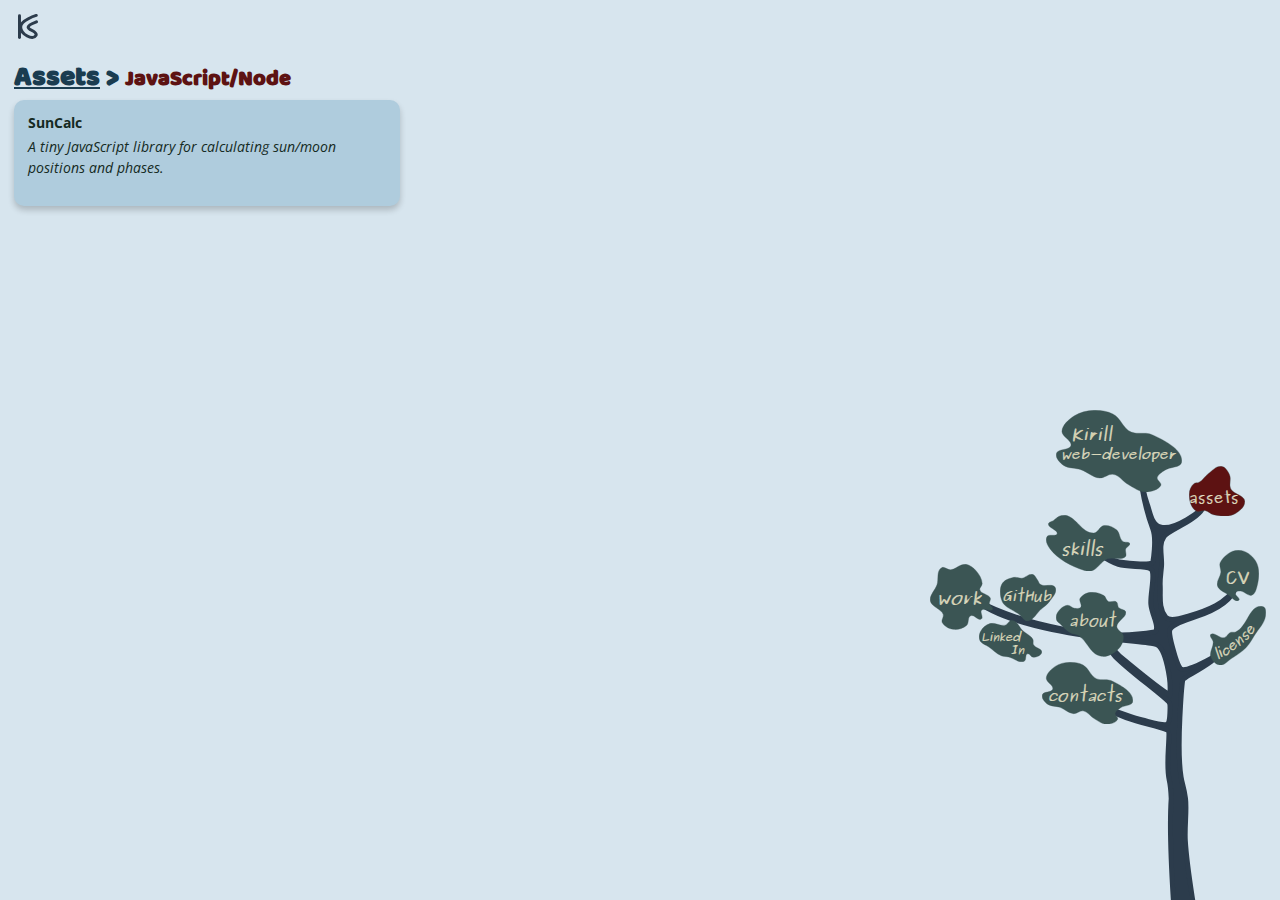
<file: assets/assets-js-and-node.html>
<!DOCTYPE html>
<html lang="en">

<head>
  <meta charset="UTF-8">
  <meta name="viewport" content="width=device-width, initial-scale=1.0">
  <meta http-equiv="X-UA-Compatible" content="ie=edge">
  <title>Assets. JavaScript and NodeJs</title>
  <link rel="shortcut icon" href="../images/favicon.ico" type="image/x-icon">
  <link href="https://fonts.googleapis.com/css?family=Open+Sans:400,700&display=swap" rel="stylesheet">
  <link rel="stylesheet" href="../stylesheets/main.css">
</head>

<body>
  <div class="page-wrapper">

    <a href="../index.html" class="logo-link">
      <img src="../images/logo-v4.svg" alt="Logo image" class="logo logo-is-not-main-page">
    </a>

    <nav class="breadcrumbs-nav is-aside">
      <ul class="breadcrumbs-nav-list">
        <li class="breadcrumbs-nav-item">
          <a href="../index.html" class="breadcrumbs-nav-link">Home</a>
        </li>
        <li class="breadcrumbs-nav-item">
          <a href="../assets.html" class="breadcrumbs-nav-link">Assets</a>
        </li>
        <li class="breadcrumbs-nav-item">
          <span class="breadcrumbs-nav-link">JS/Node</span>
        </li>
      </ul>
    </nav>

    <main class="layout-main-content">
      <section class="section assets-section">
        <h1 class="main-heading"><a href="../assets.html">Assets</a> &#62; <span>JavaScript/Node</span></h1>
        <ul class="assets-list">
          <li class="assets-item">
            <a href="https://github.com/mourner/suncalc" target="_blank" rel="noopener noreferrer">
              <div class="layout-item-content-wrapper">
                <h2 class="item-heading">SunCalc</h2>
                <p>A tiny JavaScript library for calculating sun/moon positions and phases.</p>
              </div>
            </a>
          </li>
        </ul>
      </section>
    </main>

    <nav class="main-nav-menu is-small-screens">

      <svg class="main-nav-menu-stem" xmlns="http://www.w3.org/2000/svg" viewBox="0 0 250 410.00001">
        <path
          d="M189.09227 407.6827s-3.96926-62.99088-1.89234-93.15968c-.35021-9.70627-.83456-13.20243-1.84737-17.45971-3.99158-17.05857 2.28628-45.39973-1.89816-47.07225-16.55381-6.61662-34.03915-6.68779-66.97052-24.37011 0 0 33.84861 12.56067 43.6467 14.96865 9.79807 2.408 21.20367 5.96957 23.75277 3.55325 2.54908-2.4162 2.45597-18.07858 1.70403-19.49957-2.52518-4.77204-43.11899-34.03001-52.11388-45.03836-10.4341-12.76985-17.80654-28.61694-17.80654-28.61694s14.11005 22.36222 26.31772 32.31539c12.20764 9.95307 33.62635 28.01867 43.79683 33.72289 1.6756-11.78756-3.42093-45.88985-13.77267-47.71685-5.49253-3.33919-127.337233-6.81579-170.5355341-42.40302C49.401203 152.95483 124.29043 166.48253 171.44116 157.91683c6.24584-3.13943-2.61753-15.8209-3.36084-26.30475-.74343-10.48387 4.74779-29.39917-.006-32.949969-4.75417-3.550807-20.95764-1.225212-30.534-4.234437-6.36522-2.00031-17.06429-8.925442-17.06429-8.925442s11.46636 5.385645 17.90293 6.494869c10.27755 1.770993 31.59352 3.450388 31.59352 0 0 0 3.68003-21.118657 0-30.850132-7.77538-20.56108-10.99837-38.019218-12.63739-60.8884906 0 0 2.8342 25.2478256 7.36539 37.3448706 2.81835 7.524219 3.73176 18.948031 12.18569 21.535243 13.92352 4.26109 39.80982-17.142995 39.80982-17.142995-6.95204 11.755236-31.14143 19.594627-36.15166 26.097038-5.52906 7.837849-1.6478 18.528643-2.36137 27.798317-.46637 6.058298-1.56595 12.117028-1.25475 18.181308.51404 10.01719-1.78218 21.43383 5.1437 29.81271 3.79828 4.59514 14.46688 1.1053 21.17133-.90707 16.99151-5.1 36.65965-12.22833 44.50531-27.16429-3.79055 13.06452-20.57874 22.04821-37.48502 27.62554-11.0079 3.57664-20.78655 7.59643-23.72332 11.28623-2.93675 3.68975 5.74867 32.95853 9.12957 37.28911 3.16703 4.05668 19.97385-4.31442 28.59213-9.07419 4.97915-2.74992 12.6939-10.89133 12.6939-10.89133-4.11878 13.31754-38.49886 28.18032-38.88568 30.80086-.3868 2.62052-6.17625 61.93631-1.5553 91.29687 1.07983 6.86097 2.81979 9.29288 4.19964 20.30094 1.3799 11.00809-.9639 26.20906-.20162 39.28941 1.05179 18.04782 6.61007 53.94396 6.61007 53.94396z"
          fill="#2c3c4c" fill-rule="evenodd" stroke="#2c3c4c" stroke-width="4.6342197" />
      </svg>

      <ul class="main-nav-menu-list">

        <li class="main-nav-menu-item">
          <a href="../index.html" class="main-nav-menu-link">
            <svg class="main-nav-menu-leaf leaf-item-home" xmlns="http://www.w3.org/2000/svg"
              viewBox="0 0 115 75.000001">
              <path d="M81.593811 74.80084c-5.96566-.023-10.75752-4.1255-15.67041-6.779-5.05217-2.7289-8.01033-8.4756-14.04948-9.3212-4.15088-.5814-7.68556
                         3.6597-11.888011 3.3894-6.59107-.4236-11.217876-5.5755-17.291701-7.6265-5.023208-1.6962-11.583156-.9638-15.6705853-3.813-3.977285-2.7726-8.041795-7.4496-6.484282-11.4398
                         1.491697-3.822 11.5259053-2.5215 12.9687293-6.3554
                         1.801579-4.787-8.5138543-8.5769-8.1055623-13.5578.451988-5.51286
                         5.8535173-10.52361 11.3478013-13.98182C21.682442 2.21126 28.265982.48858 34.582216.23144c5.933366-.24163
                         12.296445.86751 17.291705 3.38951 7.54479 3.80926 8.97537 13.01198 16.75134 16.52398 5.36371 2.42254
                         12.97074-.25203 18.37228 2.11845 12.4975 5.48406 30.089519 14.79226 27.558589 25.84496-1.02651 4.4829-10.70178
                         3.8316-15.130229 6.779-2.83091 1.8841-6.39086 3.9101-7.02466 6.7791-.55426 2.5087 4.41271 4.8277 3.24207
                         7.2027-1.91726 3.8902-8.73049 5.953-14.0495 5.9317z" />
              <text class="main-nav-menu-leaf-text leaf-item-home-text" x="14" y="27">Kirill<tspan
                  class="leaf-item-home-text-sub" x="-3" y="45">
                  web-developer</tspan></text>
            </svg>
            <span class="main-nav-menu-text">Home</span>
          </a>
        </li>

        <li class="main-nav-menu-item">
          <a href="../skills.html" class="main-nav-menu-link">
            <svg class="main-nav-menu-leaf leaf-item-skills" xmlns="http://www.w3.org/2000/svg"
              viewBox="0 0 67.000001 45.000001">
              <path d="M48.961028 34.935c-5.26691 2.0173-7.28973 8.1502-12.78782
                         9.7021-1.7327.489-3.77049.1665-5.48049-.3734-10.736572-3.3882-21.3874168-9.1473-27.4025228-17.1649-2.184654-2.912-4.471426-7.165-2.283552-10.0752
                         1.411898-1.8782 6.856391.2099 7.764043-1.8658
                         1.3638898-3.1188-7.479103-4.9374-6.850614-8.2094.269116-1.401
                         2.779345-1.7017 4.110368-2.612 1.570533-1.0742 2.728524-2.621 4.5670918-3.3585C12.125419.3651
                         13.96801-.0988 15.621329.2317c9.169539 1.8325 12.944139 14.4381 22.378709 14.1798 3.66425-.1006
                         4.60672-5.4661 8.22074-5.9705 3.56695-.4978 7.45557 1.2954 10.0476 3.3584 2.97842 2.3706
                         1.95049 7.0405 5.02378 9.3289 1.42331 1.0597 4.80128.021 5.48052 1.4926.74602 1.6169-2.58527
                         2.8237-3.19695 4.4779-.74982 2.0277 1.31161 4.7946-.45672
                         6.3436-3.24569 2.8431-9.84941-.1575-14.15798 1.4926z" />
              <text class="main-nav-menu-leaf-text leaf-item-skills-text" x="12" y="32">skills</text>
            </svg>
            <span class="main-nav-menu-text">Skills</span>
          </a>
        </li>

        <li class="main-nav-menu-item">
          <a href="../work.html" class="main-nav-menu-link">
            <svg class="main-nav-menu-leaf leaf-item-work" xmlns="http://www.w3.org/2000/svg"
              viewBox="0 0 47 49.000001">
              <path d="M27.221503 45.8849c-2.535033 2.1452-6.495531
                         3.3387-9.936273 2.8755-3.277793-.4412-6.783206-2.3984-8.1619523-5.1119-.9401658-1.8502 1.3901623-4.1303.7097129-6.0704-1.4641253-4.1749-8.7023507-5.5983-9.5814279-9.9043-.8659811-4.2418
                         3.5571461-8.0192 4.968147-12.1407 1.436557-4.1963-.6488929-10.544
                         3.5486879-12.78 2.0001674-1.0653 4.4308214
                         1.813 6.7424804 1.5976 2.894095-.2698 5.055045-2.6644 7.807111-3.5146 1.141004-.3524 2.369208-.8668
                         3.548681-.6389 2.984683.5768 5.533341 2.6549 7.452225 4.7924 2.431051 2.7081 4.444791 6.1061
                         4.613283 9.5849.0815 1.6823-2.270206 3.1687-1.774351 4.7925.911677 2.985 6.601365 3.1709
                         7.807101 6.0704.586607 1.4105-1.030734 2.9947-.709739 4.4728.31536 1.452 3.240033 2.5204
                         2.484078 3.8339-1.256206 2.1832-6.26908-1.1331-8.161963.6389-1.723738 1.6141 1.715446
                         5.4689-.354865 6.7095-2.305201
                         1.3814-5.283818-3.5828-7.807089-2.5559-2.66222 1.0834-1.064964 5.547-3.193847 7.3483z" />
              <text class="main-nav-menu-leaf-text leaf-item-work-text" x="5" y="30">work</text>
            </svg>

            <span class="main-nav-menu-text">Work</span>
          </a>
        </li>

        <li class="main-nav-menu-item">
          <a href="https://github.com/AeroKir" target="_blank" rel="noopener noreferrer" class="main-nav-menu-link">
            <svg class="main-nav-menu-leaf leaf-item-github" xmlns="http://www.w3.org/2000/svg"
              viewBox="0 0 45 38.000001">
              <path d="M22.030869 37.858389c-1.7299.08359-3.137602-1.652786-4.3695-3.16369-4.119508-5.052514-12.9970273-6.803948-15.6058005-11.951607-2.0339-4.229242-2.7565-10.244885-.6242-14.4122199
                         1.8122-3.5416343 6.1119-4.8492813 9.6754995-5.6243043 2.1549-.46865 4.373901.982753 6.554501.703044
                         2.9418-.377362 5.5452-3.9298499 8.427-3.1636749 1.8615.494952 2.8282 2.9194449 4.0575 4.5697619.8161
                         1.095716 1.1233 2.7299083 2.1848 3.5151733 3.4618 2.5611079 10.3377-1.370108 12.1723 2.8121299 1.5872
                         3.617735-2.4628 7.728824-4.6817 10.897062-1.8314
                         2.615065-4.551 4.255359-6.8664 6.327333-3.6008 3.222101-6.3294 9.269003-10.924 9.490992z" />
              <text class="main-nav-menu-leaf-text leaf-item-github-text" x="2" y="22">GitHub</text>
            </svg>

            <span class="main-nav-menu-text">GitHub</span>
          </a>
        </li>

        <li class="main-nav-menu-item">
          <a href="https://www.linkedin.com/in/kirill-shevtsov-0a4374138" target="_blank" rel="noopener noreferrer"
            class="main-nav-menu-link">
            <svg class="main-nav-menu-leaf leaf-item-linkedin" xmlns="http://www.w3.org/2000/svg"
              viewBox="0 0 60.000001 40.000001">
              <path d="M51.606284 35.5133c-2.141482-.023-3.348708-3.8653-5.394142-3.2705-2.626456.7635-.688838
                         6.0306-3.173032 7.1356-4.685665
                         2.0846-9.868466-3.0323-14.91321-4.1624-2.300224-.5153-4.81527-.2982-6.980651-1.1893-4.493395-1.8492-7.846492-5.5259-11.740204-8.325-2.870347-2.0635-7.090489-3.149-8.567159-6.2438-1.254939-2.63-.717651-6.0351.634584-8.6223
                         1.746172-3.341 5.103925-6.2972 8.884484-7.4332 4.660239-1.4001 9.896953 2.7683 14.595914
                         1.4869 2.601055-.7095 3.642417-4.9165 6.34605-4.7572 5.001549.2945 6.861268 6.8515 10.470982 10.1088
                         3.074845 2.7747 7.569347 4.4693 9.519082 8.0277.874893 1.5969-.212739 3.7421.634614 5.3518 1.621438
                         3.0804 8.322802 3.7207 7.932574 7.1358-.343789 3.0083-5.021157 4.7914-8.249886 4.7571z" />
              <text class="main-nav-menu-leaf-text leaf-item-linkedin-text" x="2" y="20">Linked<tspan x="30" y="32">In
                </tspan></text>
            </svg>

            <span class="main-nav-menu-text">LinkedIn</span>
          </a>
        </li>

        <li class="main-nav-menu-item">
          <a href="../about.html" class="main-nav-menu-link">
            <svg class="main-nav-menu-leaf leaf-item-about" xmlns="http://www.w3.org/2000/svg"
              viewBox="0 0 65.000001 60.000001">
              <path
                d="M42.274825 59.77054c-10.79448-1.5281-13.05915-14.7402-22.11196-19.7536-1.95493-1.0827-4.66781-.9825-6.63359-2.0524-3.9606098-2.1549-6.7032298-5.5165-9.7923998-8.4655-1.11906-1.0684-2.6659-1.991-3.15886-3.3352-.78372-2.1371-.55841-4.6605.63176-6.67
                         1.87294-3.1623 5.19448-6.7135 9.4765598-7.1831 2.47371-.2711 4.16693 2.5113 6.63357 2.822 1.79619.2264
                         4.22299.3755 5.37006-.7696 2.19373-2.1902-1.84009-5.9283-.3159-8.46578 1.71754-2.85911 5.61628-5.10359
                         9.47656-5.64387 4.33341-.60636 9.14541.90606 12.63539 3.07852 2.06403 1.28491 1.86265 4.31963 4.10652
                         5.38733 2.09153.9953 5.31053-.9076 7.26534.2566 1.98771 1.1837 1.0267 4.0555 2.5271 5.6438 1.56469
                         1.6563 5.65874 1.5736 6.31768 3.5915 1.64208 5.0284-8.51464 8.9131-8.21299 14.1096.18453 3.1789 5.53516
                         5.0495 6.00182 8.2093.64257 4.3509-1.30364 9.1908-4.73829 12.5703-3.71794 3.6583-9.72431 7.4845-15.47837 6.6701z" />
              <text class="main-nav-menu-leaf-text leaf-item-about-text" x="12" y="32">about</text>
            </svg>

            <span class="main-nav-menu-text">About</span>
          </a>
        </li>

        <li class="main-nav-menu-item">
          <a href="../contacts.html" class="main-nav-menu-link" id="contacts-link">
            <svg class="main-nav-menu-leaf leaf-item-contacts" xmlns="http://www.w3.org/2000/svg"
              viewBox="0 0 70.000001 48.000001">
              <path d="M49.664604 47.8757c-3.630975-.015-6.547519-2.6406-9.537717-4.3392-3.074915-1.7466-4.875438-5.425-8.551125-5.9663-2.526363-.3722-4.677744
                         2.3425-7.235493
                         2.1695-4.011643-.2711-6.827639-3.5687-10.524443-4.8816-3.057363-1.0857-7.0499755-.6169-9.5377383-2.4407C1.8573255
                         30.6428-.6164817 27.6491.3314509 25.095c.9079576-2.4464 7.015175-1.614 7.8932736-4.0679
                         1.0965136-3.0642-5.1818595-5.4901-4.9333114-8.6782.2751063-3.5288
                         3.5626485-6.7361 6.9066599-8.9496C13.200007 1.4122 17.207023.3095 21.051361.145c3.611232-.1547
                         7.484081.5552 10.524401 2.1695 4.592069 2.4383 5.462845 8.3288 10.195549 10.5768 3.264601 1.5506
                         7.894557-.1614 11.182171 1.356 7.606524 3.5102 18.313695
                         9.4684 16.773302 16.5429-.624813 2.8695-6.513544
                         2.4525-9.208872 4.3392-1.723038 1.206-3.889802 2.5028-4.275543 4.3392-.337329 1.6057 2.685754
                         3.0902 1.97332 4.6103-1.16698 2.49-5.313815 3.8105-8.551085 3.7968z" />
              <text class="main-nav-menu-leaf-text leaf-item-contacts-text" x="5" y="30">contacts</text>
            </svg>

            <span class="main-nav-menu-text">Contacts</span>
          </a>
        </li>

        <li class="main-nav-menu-item">
          <a href="../assets.html" class="main-nav-menu-link">
            <svg class="main-nav-menu-leaf leaf-item-assets" xmlns="http://www.w3.org/2000/svg"
              viewBox="0 0 50.000001 45.000001">
              <path d="M6.9507171 40.6108C1.6665831 37.7543.1041631 30.7437.1362361 25.231c.02009-3.476
                         1.493746-7.3519 4.40937-9.6572 1.140217-.9014 3.100655-.377 4.409361-1.0729 3.4908719-1.8563
                         5.2632609-5.5829 8.4178809-7.8688 3.54028-2.5653 7.117582-7.0596 11.624671-6.438 3.652335.5035
                         5.790189 4.4685 7.21534 7.511 1.861366 3.9739-.864161 8.984 1.20257 12.8761 2.468031 4.6479
                         11.997524 5.6013 12.42639 10.7302.425505 5.0889-5.294981 9.9001-10.42216 12.1609-5.270679
                         2.3239-11.946255 1.3157-17.637442
                         0-2.66339-.6158-4.519416-3.0864-7.21533-3.5769-2.50129-.4549-5.4328679
                         1.8957-7.6161699.7154z" fill="#5D1212" />
              <text class="main-nav-menu-leaf-text leaf-item-assets-text" x="0" y="33">assets</text>
            </svg>
            <span class="main-nav-menu-text">Assets</span>
          </a>
        </li>

        <li class="main-nav-menu-item">
          <a href="../cv.html" class="main-nav-menu-link">
            <svg class="main-nav-menu-leaf leaf-item-cv" xmlns="http://www.w3.org/2000/svg" viewBox="0 0 37 45.000001">
              <path d="M.4338345 31.7162c-1.393538-3.959 2.5849263-8.0346
                         2.9624857-12.1787.2597396-2.8509-1.8200573-5.979-.4937693-8.5702C5.6908769 5.519
                         12.121138.2862 18.702618.1417 24.863379.0066 31.0171 4.6922 34.008916 9.6141c4.157984
                         6.8402 3.114625 15.8763.987488 23.4552-.715029 2.5479-1.715357 5.9264-4.443753 6.7661-3.359725
                         1.034-6.331311-3.5135-9.875036-3.6086-1.560678-.042-3.786824.058-4.443743 1.3532-1.118769
                         2.2037 4.973242 5.1766 2.962475 6.7661-2.732546
                         2.1598-6.45595-3.0241-9.3812761-4.9619-3.3970751-2.2499-8.0967682-4.0187-9.3812364-7.668z" />
              <text class="main-nav-menu-leaf-text leaf-item-cv-text" x="7" y="30">CV</text>
            </svg>

            <span class="main-nav-menu-text">CV</span>
          </a>
        </li>

        <li class="main-nav-menu-item">
          <a href="../license.html" class="main-nav-menu-link">
            <svg class="main-nav-menu-leaf leaf-item-license" xmlns="http://www.w3.org/2000/svg"
              viewBox="0 0 50.000001 53.000001">
              <path d="M.7814338 45.48166c-1.6489723-4.2563
                         2.3653544-8.846 2.0535344-13.3125-.1645501-2.357-4.0989107-5.2446-2.0535344-6.8712
                         2.9816645-2.3715 7.8164554 3.8408 11.8078362 3.0062 2.58259-.5402 3.24783-3.7593
                         5.647181-4.724 1.39668-.5614 3.24452.1662 4.620491-.4294C33.620593 18.48636 35.211784-2.02257
                         46.985906.39021c3.42656.70225 2.91641 5.65235 2.56691 8.58885-.75079 6.3079-6.232261 11.5649-9.754281
                         17.1778-2.387261 3.8046-4.451221 7.8377-7.700752 11.1655-3.75789 3.8485-8.662941 6.822-13.347942
                         9.8771-3.107081 2.0261-5.837491
                         5.9374-9.7542418 5.5827-3.9718207-.3596-6.9825382-4.1213-8.2141654-7.3005z" />

              <svg xmlns="http://www.w3.org/2000/svg" xmlns:xlink="http://www.w3.org/1999/xlink" viewBox="0 0 30 25">
                <defs>
                  <path id="a" d="M937.5 1039.6122c21-9.5 32.5-34.75 32.5-34.75" fill="none" fill-rule="evenodd"
                    stroke="#fff" />
                </defs>
                <text class="main-nav-menu-leaf-text leaf-item-license-text"
                  transform="matrix(1.03623 0 0 .98352 -967.88525 -996.951359)">
                  <textPath xlink:href="#a">
                    <tspan>license</tspan>
                  </textPath>
                </text>
              </svg>

            </svg>

            <span class="main-nav-menu-text">License</span>
          </a>
        </li>

      </ul>
    </nav>

  </div>
  <!-- <script src="js/handler-contacts.js"></script> -->
</body>

</html>
</file>
<file: stylesheets/main.css>
/* css reset */

/* Set box-sizing to border-box for all elements */

*, *::before, *::after {
  -webkit-box-sizing: border-box;
  box-sizing: border-box;
}

/* Reset margins and paddings on most elements */

body, h1, h2, h3, h4, h5, h6, ul, ol, li, p, pre, blockquote, figure, hr {
  margin: 0;
  padding: 0;
}

/* Removes discs from ul */

ul {
  list-style: none;
}

input, textarea, select, button {
  color: inherit;
  font: inherit;
  letter-spacing: inherit;
}

input, textarea, button {
  border: 1px solid gray;
}

/* Remove default underline for links */

a {
  text-decoration: none;
  color: inherit;
}

/* Fonts */

@font-face {
  font-family: 'Purisa';
  src: local('Purisa Oblique'), local('Purisa-Oblique'), url('../fonts/Purisa-Oblique.woff2') format('woff2'), url('../fonts/Purisa-Oblique.woff') format('woff');
  font-weight: normal;
  font-style: italic;
}

@font-face {
  font-family: 'Purisa';
  src: local('Purisa Bold Oblique'), local('Purisa-BoldOblique'), url('../fonts/Purisa-BoldOblique.woff2') format('woff2'), url('../fonts/Purisa-BoldOblique.woff') format('woff');
  font-weight: bold;
  font-style: italic;
}

@font-face {
  font-family: 'Purisa';
  src: local('Purisa Bold'), local('Purisa-Bold'), url('../fonts/Purisa-Bold.woff2') format('woff2'), url('../fonts/Purisa-Bold.woff') format('woff');
  font-weight: bold;
  font-style: normal;
}

@font-face {
  font-family: 'Purisa';
  src: local('Purisa'), url('../fonts/Purisa.woff2') format('woff2'), url('../fonts/Purisa.woff') format('woff');
  font-weight: normal;
  font-style: normal;
}

@font-face {
  font-family: 'Baloo Bhai';
  src: url('../fonts/BalooBhai-Regular.woff2') format('woff2'), url('../fonts/BalooBhai-Regular.woff') format('woff');
  font-weight: normal;
  font-style: normal;
}

html, body {
  width: 100%;
  height: 100%;
}

body {
  background-color: rgba(175, 204, 221, 0.5);
  color: #152A23;
  font-family: 'Open Sans', sans-serif;
  font-style: normal;
  font-size: 14px;
}

/* Animation keyframes */

@-webkit-keyframes appearance-bottom-top {
  from {
    opacity: 0;
    -webkit-transform-origin: 0% 0%;
    transform-origin: 0% 0%;
    -webkit-transform: translate(-50%, 100%);
    transform: translate(-50%, 100%);
  }
  to {
    opacity: 1;
    /* transform-origin: 0% 0%; */
    -webkit-transform: translate(0%, 0%);
    transform: translate(0%, 0%);
  }
}

@keyframes appearance-bottom-top {
  from {
    opacity: 0;
    -webkit-transform-origin: 0% 0%;
    transform-origin: 0% 0%;
    -webkit-transform: translate(-50%, 100%);
    transform: translate(-50%, 100%);
  }
  to {
    opacity: 1;
    /* transform-origin: 0% 0%; */
    -webkit-transform: translate(0%, 0%);
    transform: translate(0%, 0%);
  }
}

@-webkit-keyframes blow {
  0% {
    -webkit-transform: translate(0, 0);
    transform: translate(0, 0);
  }
  25% {
    -webkit-transform: translate(5px, 2px);
    transform: translate(5px, 2px);
  }
  50% {
    -webkit-transform: translate(3px, 1px);
    transform: translate(3px, 1px);
  }
  100% {
    -webkit-transform: translate(0, 0);
    transform: translate(0, 0);
  }
}

@keyframes blow {
  0% {
    -webkit-transform: translate(0, 0);
    transform: translate(0, 0);
  }
  25% {
    -webkit-transform: translate(5px, 2px);
    transform: translate(5px, 2px);
  }
  50% {
    -webkit-transform: translate(3px, 1px);
    transform: translate(3px, 1px);
  }
  100% {
    -webkit-transform: translate(0, 0);
    transform: translate(0, 0);
  }
}

@-webkit-keyframes appearance {
  from {
    opacity: 0;
    -webkit-transform-origin: 0% 0%;
    transform-origin: 0% 0%;
    -webkit-transform: translate(-50%, 0%);
    transform: translate(-50%, 0%);
  }
  to {
    opacity: 1;
    /* transform-origin: 0% 0%; */
    -webkit-transform: translate(0%, 0%);
    transform: translate(0%, 0%);
  }
}

@keyframes appearance {
  from {
    opacity: 0;
    -webkit-transform-origin: 0% 0%;
    transform-origin: 0% 0%;
    -webkit-transform: translate(-50%, 0%);
    transform: translate(-50%, 0%);
  }
  to {
    opacity: 1;
    /* transform-origin: 0% 0%; */
    -webkit-transform: translate(0%, 0%);
    transform: translate(0%, 0%);
  }
}

/* Logo styles */

.logo {
  position: fixed;
  top: 1em;
  left: 1.3em;
  width: 30px;
  height: auto;
  z-index: 1;
}

.logo-is-not-main-page {
  width: 20px;
}

.logo-link:focus .logo {
  border: 2px solid rgba(170, 46, 0, 0.8);
  border-radius: 5px;
}

/* Headings styles */

.main-heading {
  font-family: 'Baloo Bhai', cursive;
  font-size: 2em;
  font-style: normal;
  /* font-weight: bold; */
  /* margin-bottom: 0.5em; */
  color: #1A3C50;
}

.main-heading a {
  text-decoration: underline;
}

.main-heading span {
  color: #5D1212;
  font-size: 0.8em;
}

.sub-heading {
  font-size: 1.3em;
  margin-bottom: 0.5em;
}

.item-heading {
  font-size: 1em;
  font-weight: 700;
  margin-bottom: 0.3em;
}

.page-wrapper {
  display: block;
}

@media screen and (min-width: 751px) {
  .page-wrapper {
    display: -webkit-box;
    display: -ms-flexbox;
    display: flex;
  }
}

.layout-main-content {
  /* display: none; */
  /* width: 100vw; */
  margin-top: 10vh;
  padding-left: 1em;
  padding-right: 1em;
}

@media screen and (min-width: 751px) {
  .layout-main-content {
    margin-top: 4em;
    width: 60vw;
    height: 90vh;
    overflow: auto;
  }
}

@media screen and (min-width: 900px) {
  .layout-main-content {
    width: 75vw;
  }
}

@media screen and (min-width: 960px) {
  .layout-main-content {
    width: 100vw;
  }
  .greeting-text {
    width: calc(100% / 1.5);
  }
}

.main-page-content {
  display: none;
}

@media screen and (min-width: 751px) {
  .main-page-content {
    display: -webkit-box;
    display: -ms-flexbox;
    display: flex;
    -webkit-box-orient: vertical;
    -webkit-box-direction: normal;
    -ms-flex-direction: column;
    flex-direction: column;
  }
}

.main-page-section {
  margin-top: calc(100% / 5);
  font-family: 'Baloo Bhai';
  font-style: normal;
  font-size: 1.3em;
  color: #152A23;
}

.greeting-text {
  line-height: 1.4em;
}

/* Menu styles */

.menu-tree {
  position: absolute;
  bottom: 0;
  right: 20px;
  width: 200px;
}

.main-nav-menu {
  width: 50%;
  height: 100vh;
  margin: 0 auto;
  margin-right: 2em;
  position: relative;
}

@media screen and (max-width: 750px) {
  .main-nav-menu {
    -webkit-animation: appearance-bottom-top 0.5s ease-out;
    animation: appearance-bottom-top 0.5s ease-out;
  }
  .is-small-screens {
    display: none;
  }
}

.main-nav-menu-stem {
  position: absolute;
  bottom: 0;
  margin-left: calc(100% - 19em);
}

.breadcrumbs-nav {
  position: fixed;
  top: 0;
  left: 0;
  width: 100vw;
  height: 10vh;
  background-color: rgba(175, 204, 221, 1);
  padding: 1em 0 0 1em;
  /* margin-bottom: 1em; */
}

@media screen and (min-width: 751px) {
  .breadcrumbs-nav {
    display: none;
  }
}

.breadcrumbs-nav-list {
  display: -webkit-box;
  display: -ms-flexbox;
  display: flex;
  -webkit-box-align: end;
  -ms-flex-align: end;
  align-items: flex-end;
  -webkit-box-pack: center;
  -ms-flex-pack: center;
  justify-content: center;
}

/* .breadcrumbs-nav-item {
  color: #545454;
  text-decoration: underline;
  font-size: 1.3em;
  font-weight: 700;
} */

.breadcrumbs-nav-link {
  color: #545454;
  text-decoration: underline;
  font-size: 1.3em;
  font-weight: 700;
}

.breadcrumbs-nav-item:last-child .breadcrumbs-nav-link {
  text-decoration: none;
  font-size: 1em;
  font-weight: 400;
}

/* .breadcrumbs-nav-link:last-child {
  text-decoration: none;
  font-size: 1em;
  font-weight: 400;
} */

/* .breadcrumbs-nav-item:last-child .breadcrumbs-nav-link::before,
.breadcrumbs-nav-item:first-child::after {
  content: '\2794';
  padding-left: 3px;
  padding-right: 3px;
  vertical-align: baseline;
  color: #545454;
} */

.breadcrumbs-nav-item::after {
  content: '\2794';
  padding-left: 3px;
  padding-right: 3px;
  vertical-align: baseline;
  color: #545454;
}

.breadcrumbs-nav-item:last-child::after {
  content: '';
  padding-left: 0;
  padding-right: 0;
}

@media screen and (min-width: 960px) {
  .layout-page-content {
    display: block;
    width: 60vw;
  }
}

.main-nav-menu-text:not(:focus):not(:active) {
  position: absolute;
  width: 1px;
  height: 1px;
  margin: -1px;
  border: 0;
  padding: 0;
  white-space: nowrap;
  -webkit-clip-path: inset(100%);
  clip-path: inset(100%);
  clip: rect(0 0 0 0);
  overflow: hidden;
}

/* Menu leafs */

.main-nav-menu-leaf {
  position: absolute;
  fill: #3b5554;
  fill-rule: evenodd;
  stroke: #3b5554;
  stroke-width: 0.2769308;
  /* transition: fill 0.5s linear; */
  /* transition: all 1s cubic-bezier(.10, .10, .25, .90); */
  /* transition: stroke 0.5s linear; */
}

.main-nav-menu-leaf:hover {
  /* fill: rgba(170, 46, 0, 1); */
  -webkit-animation: blow 0.7s ease-in;
  animation: blow 0.7s ease-in;
  /* transition: fill 0.5s linear; */
}

.main-nav-menu-link:focus .main-nav-menu-leaf {
  stroke: rgba(170, 46, 0, 0.8);
  stroke-width: 2;
}

.main-nav-menu-leaf-text {
  fill: #D4D0AB;
  stroke: #ffffff;
  stroke-width: 0.01em;
  font-size: 0.9em;
  font-family: Purisa, sans-serif;
  font-weight: bold;
  font-style: italic;
}

.leaf-item-home {
  top: calc(100% - 34em);
  left: calc(100% - 13em);
  width: 9em;
}

.leaf-item-home-text {
  font-size: 1em;
}

.leaf-item-home-text-sub {
  font-size: 0.85em;
}

.leaf-item-skills {
  top: calc(100% - 27.4em);
  left: calc(100% - 13em);
  width: 6em;
}

.leaf-item-work {
  top: calc(100% - 23.5em);
  left: calc(100% - 20em);
  width: 4.5em;
}

.leaf-item-github {
  top: calc(100% - 23em);
  left: calc(100% - 15.4em);
  width: 4em;
}

.leaf-item-github-text {
  font-size: 0.75em;
}

.leaf-item-linkedin {
  top: calc(100% - 19.5em);
  left: calc(100% - 16.7em);
  width: 4.5em;
}

.leaf-item-linkedin-text {
  font-size: 0.75em;
}

.leaf-item-about {
  top: calc(100% - 21em);
  left: calc(100% - 12em);
  width: 5em;
}

.leaf-item-contacts {
  top: calc(100% - 16.5em);
  left: calc(100% - 13em);
  width: 6.5em;
}

.leaf-item-contacts-text {
  font-size: 0.8em;
}

.leaf-item-assets {
  top: calc(100% - 30.5em);
  left: calc(100% - 3.9em);
  width: 4em;
}

.leaf-item-assets-text {
  font-style: normal;
}

.leaf-item-cv {
  top: calc(100% - 24.5em);
  left: calc(100% - 2em);
  width: 3em;
}

.leaf-item-cv-text {
  font-style: normal;
  font-size: 1em;
}

.leaf-item-license {
  top: calc(100% - 20.5em);
  left: calc(100% - 3em);
  width: 4em;
}

.leaf-item-license-text {
  font-size: 0.5em;
}

/* Styles for horizontal-oriented mobile devices. Without tablets */

@media screen and (min-height: 200px) and (max-height: 415px) {
  .page-wrapper {
    display: -webkit-box;
    display: -ms-flexbox;
    display: flex;
  }
  .logo, .logo-is-not-main-page {
    position: fixed;
  }
  .main-page-content {
    display: block;
    height: 100vh;
  }
  .main-page-section {
    margin-top: 1em;
    margin-left: -15vw;
  }
  .main-nav-menu {
    width: 20vw;
  }
  .main-nav-menu-list {
    padding-left: 1em;
    border-left: 1px solid #3b5554;
  }
  .main-nav-menu-item {
    margin-top: 0.4em;
    margin-bottom: 0.4em;
    border-bottom: 1px solid #3b5554;
    color: #4169E1;
    font-weight: 700;
  }
  .main-nav-menu-stem, .main-nav-menu-leaf {
    display: none;
  }
  .main-nav-menu-text:not(:focus):not(:active) {
    position: static;
    -webkit-clip-path: none;
    clip-path: none;
  }
  .is-aside {
    width: 30vw;
    height: 100vh;
  }
  .breadcrumbs-nav-list {
    position: fixed;
    top: 25vh;
  }
  .layout-main-content {
    margin-top: 1em;
    margin-left: 30vw
  }
}

@media screen and (min-width: 601px) {
  .main-nav-menu {
    margin-right: 3em;
  }
  .leaf-item-home {
    top: calc(100% - 35em);
    left: calc(100% - 13em);
  }
  .leaf-item-skills {
    top: calc(100% - 27.5em);
    left: calc(100% - 13em);
  }
  .leaf-item-work {
    top: calc(100% - 24em);
    left: calc(100% - 22em);
  }
  .leaf-item-github {
    top: calc(100% - 23.4em);
    left: calc(100% - 17em);
  }
  .leaf-item-linkedin {
    top: calc(100% - 20.1em);
    left: calc(100% - 18.5em);
  }
  .leaf-item-about {
    top: calc(100% - 22em);
    left: calc(100% - 13em);
  }
  .leaf-item-contacts {
    top: calc(100% - 17em);
    left: calc(100% - 14em);
  }
  .leaf-item-assets {
    top: calc(100% - 31em);
    left: calc(100% - 3.5em);
  }
  .leaf-item-cv {
    top: calc(100% - 25em);
    left: calc(100% - 1.5em);
  }
  .leaf-item-license {
    top: calc(100% - 21em);
    left: calc(100% - 2em);
  }
}

@media screen and (min-width: 960px) {
  .leaf-item-home {
    top: calc(100% - 35em);
    left: calc(100% - 13em);
  }
  .leaf-item-skills {
    top: calc(100% - 27.5em);
    left: calc(100% - 13.7em);
  }
  .leaf-item-work {
    top: calc(100% - 24em);
  }
  .leaf-item-github {
    top: calc(100% - 23.3em);
  }
  .leaf-item-linkedin {
    top: calc(100% - 20em);
  }
  .leaf-item-about {
    top: calc(100% - 22em);
  }
  .leaf-item-contacts {
    top: calc(100% - 17em);
  }
  .leaf-item-assets {
    top: calc(100% - 31em);
    left: calc(100% - 3.5em);
  }
  .leaf-item-cv {
    top: calc(100% - 25em);
    left: calc(100% - 1.5em);
  }
  .leaf-item-license {
    top: calc(100% - 21em);
    left: calc(100% - 2em);
  }
}

/* Section general styles */

.section {
  -webkit-animation: appearance 0.7s ease-out;
  animation: appearance 0.7s ease-out;
}

.link-in-text {
  text-decoration: underline;
  color: #406A83;
}

.link-in-text:hover {
  background-color: rgba(175, 204, 221, 0.5);
  transition: 0.5s ease-out;
}

/* Skills, Assets and License page styles */

.skills-list, .workflow-list, .soft-skills-list {
  border-bottom: 1px solid #AFCCDD;
  margin-bottom: 1.5em;
}

.skill-item, .workflow-item, .soft-skill-item, .language-skill-item {
  display: -webkit-box;
  display: -ms-flexbox;
  display: flex;
  -webkit-box-align: center;
  -ms-flex-align: center;
  align-items: center;
  margin-bottom: 2em;
}

.skill-item:last-child, .workflow-item:last-child {
  margin-bottom: 0.5em;
}

@media screen and (min-width: 960px) {
  .skills-list, .workflow-list, .assets-list {
    display: -webkit-box;
    display: -ms-flexbox;
    display: flex;
    flex-wrap: wrap;
    align-items: stretch;
    /* -webkit-box-orient: vertical;
    -webkit-box-direction: normal;
    -ms-flex-direction: column;
    flex-direction: column; */
  }
  .skill-item, .workflow-item, .assets-item {
    width: calc(50% - 1em);
    align-items: flex-start;
    margin-right: 1em;
  }
}

.soft-skill-item, .language-skill-item {
  margin-bottom: 0.5em;
}

.language-skill-item:last-child {
  margin-bottom: 2em;
}

.soft-skill-item::before,
.language-skill-item::before {
  content: '\2022';
  margin-right: 0.3em;
}

.licenses-list-item {
  margin-bottom: 1em;
}

.copyright {
  position: absolute;
  bottom: 1em;
}

.layout-item-content-wrapper {
  font-size: 1em;
  line-height: 1.3em;
}

.layout-item-content-wrapper p {
  font-style: italic;
}

.assets-item {
  background-color: #AFCCDD;
  box-shadow: 0 4px 6px 0 hsla(0, 0%, 0%, 0.2);
  border-radius: 10px;
  padding: 1em;
  margin-bottom: 1em;
}

.assets-item:hover {
  background-color: rgba(175, 204, 221, 0.5);
  transition: 0.5s ease-out;
}

.assets-item a {
  display: block;
  height: 100%;
  cursor: pointer;
}

/* About page styles */

.avatar-image {
  margin-bottom: 1em;
  width: 150px;
  height: auto;
  border-radius: 5%;
  -webkit-box-shadow: 5px 6px 9px 0px rgba(0, 0, 0, 0.61);
  box-shadow: 5px 6px 9px 0px rgba(0, 0, 0, 0.61);
}

.about-section p, .assets-section p {
  margin-bottom: 1em;
  line-height: 1.5em;
}

@media screen and (min-width: 960px) {
  .about-section p {
    width: 70%;
  }
}

/* Contacts page styles */

.contacts-section {
  -webkit-animation: appearance 0.7s ease-out;
  animation: appearance 0.7s ease-out;
}

.contacts-list {
  display: -webkit-box;
  display: -ms-flexbox;
  display: flex;
  -webkit-box-orient: vertical;
  -webkit-box-direction: normal;
  -ms-flex-direction: column;
  flex-direction: column;
}

.contacts-list-item {
  display: inline-block;
  margin-bottom: 1em;
}

.contacts-list-link {
  display: -webkit-box;
  display: -ms-flexbox;
  display: flex;
  -webkit-box-align: center;
  -ms-flex-align: center;
  align-items: center;
}

.contacts-icon, .tech-icon {
  width: 40px;
  height: 40px;
  margin-right: 0.5em;
}

.contacts-list-text {
  font-size: 1.2em;
  font-weight: 700;
  color: #152A23;
}

/* Scrollbar custom styles */

.layout-main-content::-webkit-scrollbar {
  width: 3px;
}

.layout-main-content::-webkit-scrollbar-track {
  border-radius: 3px;
}

.layout-main-content::-webkit-scrollbar-track-piece {
  background-color: rgba(175, 204, 221, 0);
}

.layout-main-content::-webkit-scrollbar-thumb:vertical {
  background-color: rgba(175, 204, 221, 0.5);
  border-radius: 3px;
}

/* Scrollbar custom styles for Firefox */

.layout-main-content {
  scrollbar-width: thin;
  scrollbar-color: rgba(175, 204, 221, 0.5) rgba(175, 204, 221, 0);
}
</file>
